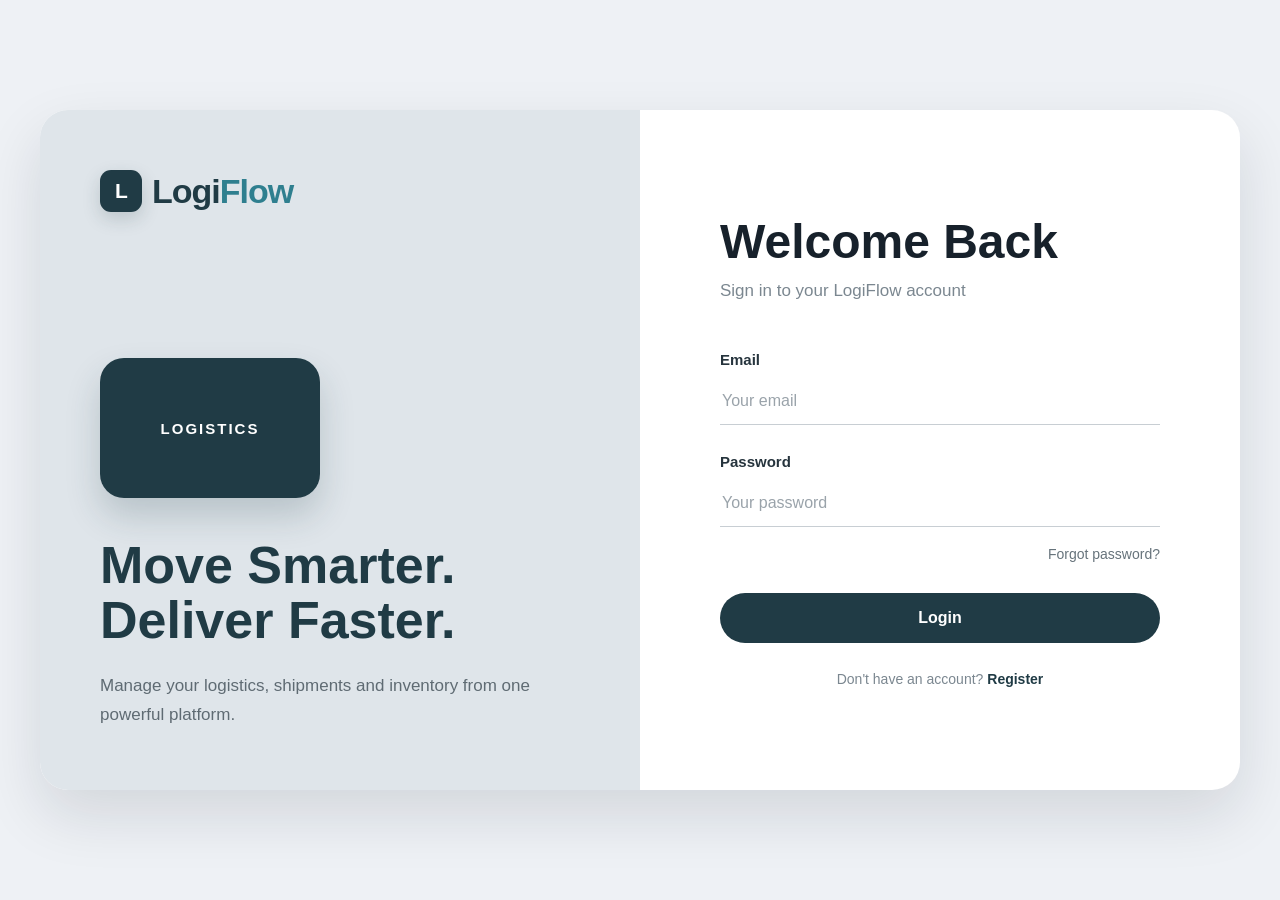
<file: frontend/index.html>
<!DOCTYPE html>
<html lang="en">

<head>
    <meta charset="UTF-8">
    <meta name="viewport" content="width=device-width, initial-scale=1.0">

    <title>LogiFlow | Login</title>

    <link rel="stylesheet" href="css/style.css">
</head>

<body>

    <div class="login-page">

        <div class="login-card">

            <div class="login-visual">

                <div class="logo">
                    <span class="logo-mark">L</span>
                    <span class="logo-logi">Logi</span><span class="logo-flow">Flow</span>
                </div>

                <div class="visual-content">

                    <div class="visual-box">
                        LOGISTICS
                    </div>

                    <h2>Move Smarter.</h2>
                    <h2>Deliver Faster.</h2>

                    <p>
                        Manage your logistics,
                        shipments and inventory
                        from one powerful platform.
                    </p>

                </div>

            </div>


            <div class="login-form">

                <h1>Welcome Back</h1>

                <p class="login-subtitle">
                    Sign in to your LogiFlow account
                </p>


                <form>

                    <div class="form-group">

                        <label for="email">
                            Email
                        </label>

                        <input
                            type="email"
                            id="email"
                            placeholder="Your email"
                            required
                        >

                    </div>


                    <div class="form-group">

                        <label for="password">
                            Password
                        </label>

                        <input
                            type="password"
                            id="password"
                            placeholder="Your password"
                            required
                        >

                    </div>


                    <div class="forgot-password">

                        <a href="forgot-password.html">
                            Forgot password?
                        </a>

                    </div>


                    <button type="submit">
                        Login
                    </button>

                </form>


                <p class="signup-text">

                    Don't have an account?

                    <a href="signup.html">
                        Register
                    </a>

                </p>

            </div>

        </div>

    </div>

</body>

</html>
</file>
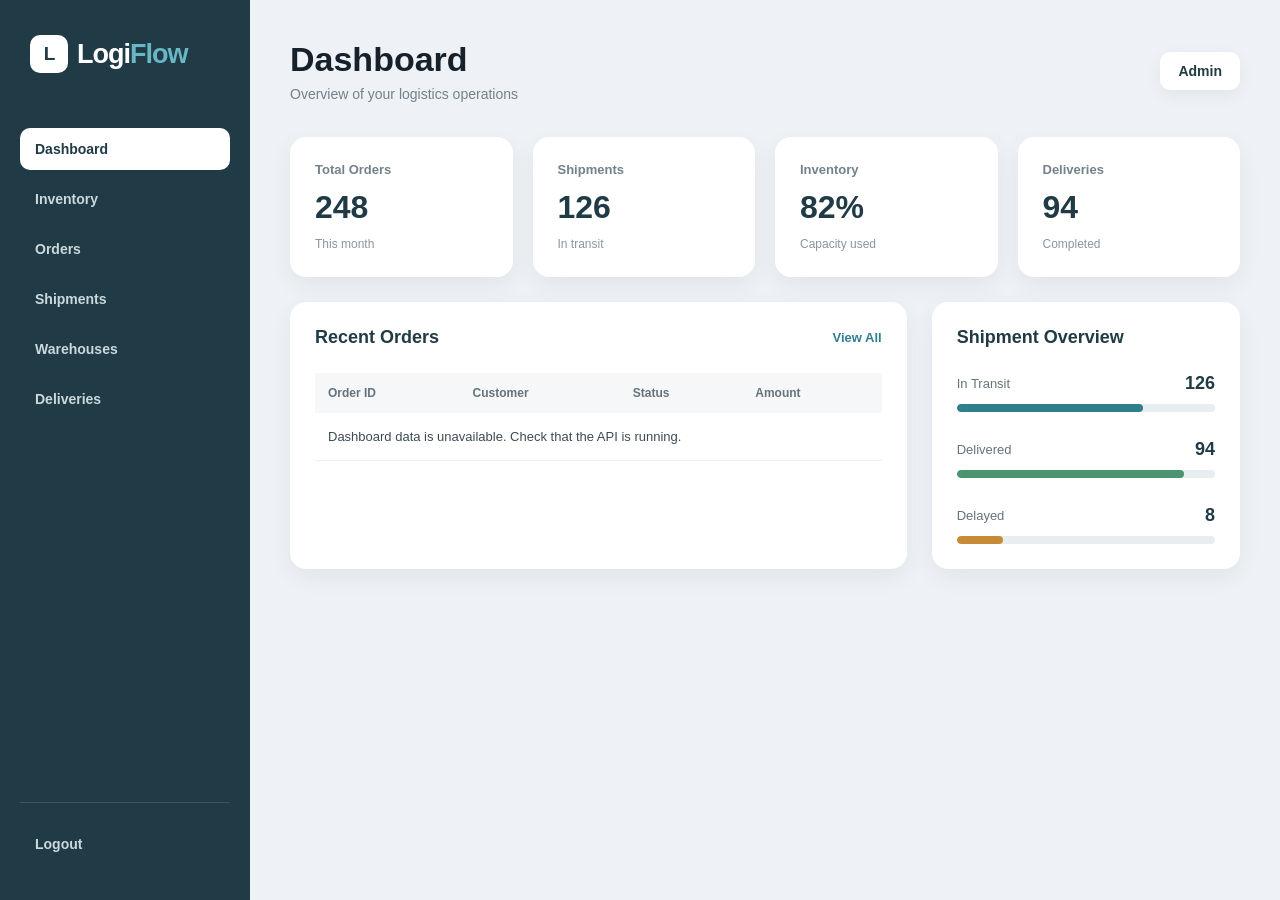
<file: frontend/dashboard.html>
<!DOCTYPE html>
<html lang="en">

<head>
    <meta charset="UTF-8">

    <meta
        name="viewport"
        content="width=device-width, initial-scale=1.0"
    >

    <title>LogiFlow | Dashboard</title>

    <link
        rel="stylesheet"
        href="css/dashboard.css"
    >
</head>

<body>

    <div class="dashboard">

        <!-- SIDEBAR -->
        <aside class="sidebar">

            <div class="logo">
                <span class="logo-mark">L</span>
                <span class="logo-logi">Logi</span><span class="logo-flow">Flow</span>
            </div>

            <nav class="navigation">

                <a href="dashboard.html" class="nav-item active">
                    Dashboard
                </a>

                <a href="inventory.html" class="nav-item">
                    Inventory
                </a>

                <a href="orders.html" class="nav-item">
                    Orders
                </a>

                <a href="shipments.html" class="nav-item">
                    Shipments
                </a>

                <a href="warehouses.html" class="nav-item">
                    Warehouses
                </a>

                <a href="deliveries.html" class="nav-item">
                    Deliveries
                </a>

            </nav>

            <div class="sidebar-bottom">

                <a href="index.html" class="nav-item">
                    Logout
                </a>

            </div>

        </aside>


        <!-- MAIN CONTENT -->
        <main class="main-content">

            <header class="topbar">

                <div>
                    <h1>Dashboard</h1>

                    <p>
                        Overview of your logistics operations
                    </p>
                </div>

                <div class="user-info">
                    Admin
                </div>

            </header>


            <!-- STATISTICS -->
            <section class="stats">

                <div class="stat-card">

                    <p>Total Orders</p>

                    <h2>248</h2>

                    <span>
                        This month
                    </span>

                </div>


                <div class="stat-card">

                    <p>Shipments</p>

                    <h2>126</h2>

                    <span>
                        In transit
                    </span>

                </div>


                <div class="stat-card">

                    <p>Inventory</p>

                    <h2>82%</h2>

                    <span>
                        Capacity used
                    </span>

                </div>


                <div class="stat-card">

                    <p>Deliveries</p>

                    <h2>94</h2>

                    <span>
                        Completed
                    </span>

                </div>

            </section>


            <!-- LOWER SECTION -->
            <section class="dashboard-grid">

                <div class="panel">

                    <div class="panel-header">

                        <h2>Recent Orders</h2>

                        <a href="orders.html">
                            View All
                        </a>

                    </div>

                    <div class="table-container">

                        <table>

                            <thead>

                                <tr>
                                    <th>Order ID</th>
                                    <th>Customer</th>
                                    <th>Status</th>
                                    <th>Amount</th>
                                </tr>

                            </thead>

                            <tbody>

                                <tr>
                                    <td>LF-1001</td>
                                    <td>ABC Ltd</td>
                                    <td>
                                        <span class="status shipped">
                                            Shipped
                                        </span>
                                    </td>
                                    <td>₹24,500</td>
                                </tr>

                                <tr>
                                    <td>LF-1002</td>
                                    <td>XYZ Pvt Ltd</td>
                                    <td>
                                        <span class="status pending">
                                            Pending
                                        </span>
                                    </td>
                                    <td>₹12,800</td>
                                </tr>

                                <tr>
                                    <td>LF-1003</td>
                                    <td>Global Traders</td>
                                    <td>
                                        <span class="status delivered">
                                            Delivered
                                        </span>
                                    </td>
                                    <td>₹31,200</td>
                                </tr>

                                <tr>
                                    <td>LF-1004</td>
                                    <td>Metro Supplies</td>
                                    <td>
                                        <span class="status processing">
                                            Processing
                                        </span>
                                    </td>
                                    <td>₹18,750</td>
                                </tr>

                            </tbody>

                        </table>

                    </div>

                </div>


                <div class="panel">

                    <div class="panel-header">

                        <h2>Shipment Overview</h2>

                    </div>

                    <div class="shipment-overview">

                        <div class="shipment-item">

                            <div>
                                <p>In Transit</p>
                                <strong>126</strong>
                            </div>

                            <div class="progress">
                                <div class="progress-bar transit"></div>
                            </div>

                        </div>


                        <div class="shipment-item">

                            <div>
                                <p>Delivered</p>
                                <strong>94</strong>
                            </div>

                            <div class="progress">
                                <div class="progress-bar delivered-bar"></div>
                            </div>

                        </div>


                        <div class="shipment-item">

                            <div>
                                <p>Delayed</p>
                                <strong>8</strong>
                            </div>

                            <div class="progress">
                                <div class="progress-bar delayed"></div>
                            </div>

                        </div>

                    </div>

                </div>

            </section>

        </main>

    </div>

        <script src="js/dashboard.js" defer></script>

</body>

</html>
</file>
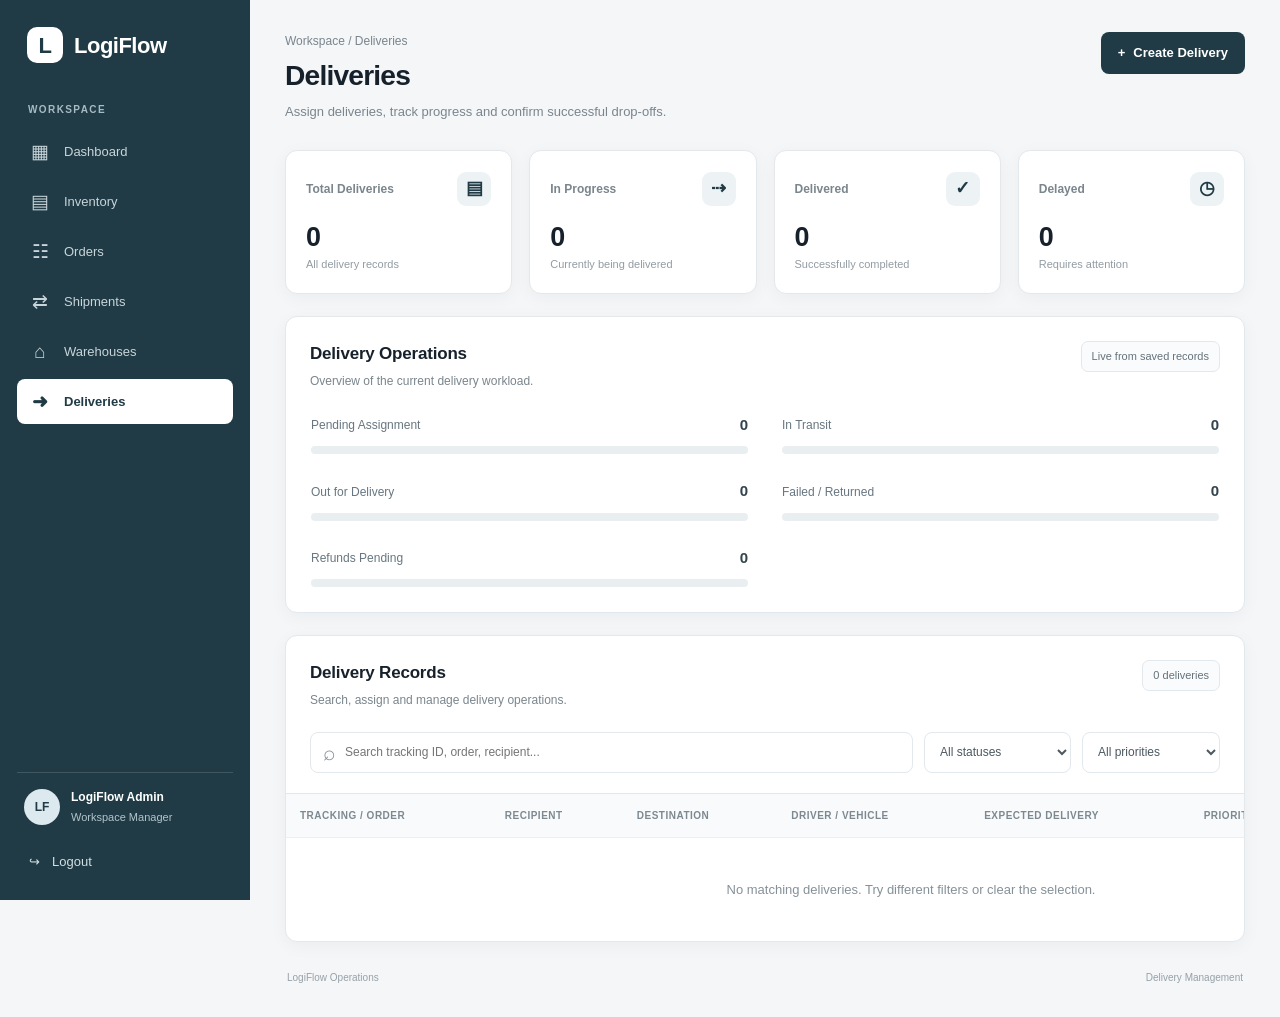
<file: frontend/deliveries.html>
<!DOCTYPE html>
<html lang="en">
<head>
    <meta charset="UTF-8">
    <meta name="viewport" content="width=device-width, initial-scale=1.0">
    <title>Deliveries | LogiFlow</title>
    <link rel="stylesheet" href="css/deliveries.css">
</head>
<body>
<div class="delivery-page">
    <aside class="sidebar">
        <a href="dashboard.html" class="brand">
            <span class="brand-logo">L</span>
            <span>LogiFlow</span>
        </a>
        <div class="sidebar-label">WORKSPACE</div>
        <nav class="sidebar-nav">
            <a href="dashboard.html" class="nav-link"><span class="nav-icon">▦</span><span>Dashboard</span></a>
            <a href="inventory.html" class="nav-link"><span class="nav-icon">▤</span><span>Inventory</span></a>
            <a href="orders.html" class="nav-link"><span class="nav-icon">☷</span><span>Orders</span></a>
            <a href="shipments.html" class="nav-link"><span class="nav-icon">⇄</span><span>Shipments</span></a>
            <a href="warehouses.html" class="nav-link"><span class="nav-icon">⌂</span><span>Warehouses</span></a>
            <a href="deliveries.html" class="nav-link active"><span class="nav-icon">➜</span><span>Deliveries</span></a>
        </nav>
        <div class="sidebar-bottom">
            <div class="sidebar-profile">
                <div class="profile-avatar">LF</div>
                <div class="profile-info">
                    <strong>LogiFlow Admin</strong>
                    <span>Workspace Manager</span>
                </div>
            </div>
            <a href="index.html" class="logout-link"><span>↪</span><span>Logout</span></a>
        </div>
    </aside>

    <main class="main-content">
        <header class="topbar">
            <div>
                <div class="breadcrumb">Workspace / Deliveries</div>
                <h1>Deliveries</h1>
                <p class="page-subtitle">Assign deliveries, track progress and confirm successful drop-offs.</p>
            </div>
            <button type="button" class="primary-btn" id="open-delivery-modal">
                <span>+</span> Create Delivery
            </button>
        </header>

        <section class="stats-grid">
            <article class="stat-card">
                <div class="stat-top"><span>Total Deliveries</span><span class="stat-icon">▤</span></div>
                <h2 id="total-deliveries">0</h2>
                <p>All delivery records</p>
            </article>
            <article class="stat-card">
                <div class="stat-top"><span>In Progress</span><span class="stat-icon">⇢</span></div>
                <h2 id="in-progress-deliveries">0</h2>
                <p>Currently being delivered</p>
            </article>
            <article class="stat-card">
                <div class="stat-top"><span>Delivered</span><span class="stat-icon">✓</span></div>
                <h2 id="completed-deliveries">0</h2>
                <p>Successfully completed</p>
            </article>
            <article class="stat-card">
                <div class="stat-top"><span>Delayed</span><span class="stat-icon">◷</span></div>
                <h2 id="delayed-deliveries">0</h2>
                <p>Requires attention</p>
            </article>
        </section>

        <section class="panel delivery-overview">
            <div class="section-heading">
                <div>
                    <h2>Delivery Operations</h2>
                    <p>Overview of the current delivery workload.</p>
                </div>
                <span class="overview-label">Live from saved records</span>
            </div>

            <div class="overview-grid">
                <div class="overview-item overview-filter" role="button" tabindex="0" data-delivery-group="pending" aria-pressed="false">
                    <div class="overview-item-heading"><span>Pending Assignment</span><strong id="pending-count">0</strong></div>
                    <div class="overview-progress"><div class="overview-progress-fill pending-fill" id="pending-progress"></div></div>
                </div>

                <div class="overview-item overview-filter" role="button" tabindex="0" data-delivery-group="transit" aria-pressed="false">
                    <div class="overview-item-heading"><span>In Transit</span><strong id="transit-count">0</strong></div>
                    <div class="overview-progress"><div class="overview-progress-fill transit-fill" id="transit-progress"></div></div>
                </div>

                <div class="overview-item overview-filter" role="button" tabindex="0" data-delivery-group="out" aria-pressed="false">
                    <div class="overview-item-heading"><span>Out for Delivery</span><strong id="out-for-delivery-count">0</strong></div>
                    <div class="overview-progress"><div class="overview-progress-fill out-fill" id="out-for-delivery-progress"></div></div>
                </div>

                <div class="overview-item overview-filter" role="button" tabindex="0" data-delivery-group="failed" aria-pressed="false">
                    <div class="overview-item-heading"><span>Failed / Returned</span><strong id="failed-count">0</strong></div>
                    <div class="overview-progress"><div class="overview-progress-fill failed-fill" id="failed-progress"></div></div>
                </div>

                <div class="overview-item overview-filter" role="button" tabindex="0" data-delivery-group="refund" aria-pressed="false">
                    <div class="overview-item-heading"><span>Refunds Pending</span><strong id="refund-count">0</strong></div>
                    <div class="overview-progress"><div class="overview-progress-fill refund-fill" id="refund-progress"></div></div>
                </div>
            </div>
        </section>

        <section class="panel delivery-list-panel">
            <div class="section-heading">
                <div>
                    <h2 id="delivery-list-title">Delivery Records</h2>
                    <p>Search, assign and manage delivery operations.</p>
                </div>
                <span class="record-count" id="delivery-record-count">0 deliveries</span>
            </div>

            <div class="toolbar">
                <div class="search-box">
                    <span aria-hidden="true">⌕</span>
                    <input type="search" id="delivery-search" placeholder="Search tracking ID, order, recipient..." aria-label="Search delivery records">
                </div>

                <select id="delivery-status-filter" aria-label="Filter by delivery status">
                    <option value="all">All statuses</option>
                    <option value="Pending">Pending</option>
                    <option value="Assigned">Assigned</option>
                    <option value="Picked Up">Picked Up</option>
                    <option value="In Transit">In Transit</option>
                    <option value="Out for Delivery">Out for Delivery</option>
                    <option value="Delivered">Delivered</option>
                    <option value="Delayed">Delayed</option>
                    <option value="Failed">Failed</option>
                    <option value="Returned">Returned</option>
                </select>

                <select id="delivery-priority-filter" aria-label="Filter by delivery priority">
                    <option value="all">All priorities</option>
                    <option value="Standard">Standard</option>
                    <option value="Express">Express</option>
                    <option value="Urgent">Urgent</option>
                </select>
            </div>

            <div class="overview-filter-banner" id="overview-filter-banner" hidden>
                <span id="overview-filter-label">Filtered deliveries</span>
                <button type="button" id="clear-overview-filter" class="secondary-btn">Clear filter</button>
            </div>

            <div class="table-container">
                <table>
                    <thead>
                        <tr>
                            <th>TRACKING / ORDER</th>
                            <th>RECIPIENT</th>
                            <th>DESTINATION</th>
                            <th>DRIVER / VEHICLE</th>
                            <th>EXPECTED DELIVERY</th>
                            <th>PRIORITY</th>
                            <th>STATUS</th>
                            <th>ACTIONS</th>
                        </tr>
                    </thead>
                    <tbody id="delivery-table-body">
                        <tr><td colspan="8" class="empty-state">Loading delivery records...</td></tr>
                    </tbody>
                </table>
            </div>
        </section>

        <footer class="page-footer">
            <span>LogiFlow Operations</span>
            <span>Delivery Management</span>
        </footer>
    </main>
</div>

<!-- CREATE / EDIT DELIVERY -->
<div class="modal-overlay" id="delivery-modal" role="dialog" aria-modal="true" aria-labelledby="delivery-modal-title" hidden>
    <div class="modal-card">
        <div class="modal-header">
            <div>
                <span class="modal-eyebrow">DELIVERY MANAGEMENT</span>
                <h2 id="delivery-modal-title">Create Delivery</h2>
                <p>Enter shipment, recipient and assignment details.</p>
            </div>
            <button type="button" class="close-modal" id="close-delivery-modal" aria-label="Close dialog">&times;</button>
        </div>

        <form id="delivery-form">
            <input type="hidden" id="delivery-id">

            <h3 class="form-section-title">Delivery Information</h3>
            <div class="form-grid">
                <div class="form-group">
                    <label for="tracking-id">Tracking ID *</label>
                    <input type="text" id="tracking-id" maxlength="40" placeholder="e.g. LF-DLV-1001" required>
                </div>
                <div class="form-group">
                    <label for="order-reference">Order Reference *</label>
                    <input type="text" id="order-reference" maxlength="60" placeholder="e.g. ORD-1001" required>
                </div>
                <div class="form-group">
                    <label for="delivery-priority">Priority *</label>
                    <select id="delivery-priority" required>
                        <option value="Standard">Standard</option>
                        <option value="Express">Express</option>
                        <option value="Urgent">Urgent</option>
                    </select>
                </div>
                <div class="form-group">
                    <label for="delivery-status">Initial Status *</label>
                    <select id="delivery-status" required>
                        <option value="Pending">Pending</option>
                        <option value="Assigned">Assigned</option>
                    </select>
                </div>
                <div class="form-group">
                    <label for="transport-mode">Transport Mode *</label>
                    <select id="transport-mode" required>
                        <option value="Road">Road</option>
                        <option value="Air">Air</option>
                        <option value="Rail">Rail</option>
                        <option value="Sea">Sea</option>
                        <option value="Local Courier">Local Courier</option>
                    </select>
                </div>
                <div class="form-group">
                    <label for="source-warehouse">Origin Warehouse</label>
                    <input type="text" id="source-warehouse" maxlength="100" placeholder="e.g. WH-GGN-01">
                </div>
            </div>

            <h3 class="form-section-title">Recipient &amp; Destination</h3>
            <div class="form-grid">
                <div class="form-group">
                    <label for="recipient-name">Recipient Name *</label>
                    <input type="text" id="recipient-name" maxlength="100" placeholder="Full name" required>
                </div>

                <div class="form-group">
                    <label for="recipient-phone">Recipient Phone</label>
                    <div class="phone-input-group">
                        <select id="recipient-phone-country" aria-label="Recipient phone country code">
                            <option value="IN">India (+91)</option>
                            <option value="US">United States (+1)</option>
                            <option value="CA">Canada (+1)</option>
                            <option value="GB">United Kingdom (+44)</option>
                            <option value="AE">UAE (+971)</option>
                            <option value="SG">Singapore (+65)</option>
                            <option value="AU">Australia (+61)</option>
                            <option value="DE">Germany (+49)</option>
                            <option value="FR">France (+33)</option>
                            <option value="JP">Japan (+81)</option>
                            <option value="CN">China (+86)</option>
                            <option value="SA">Saudi Arabia (+966)</option>
                            <option value="PK">Pakistan (+92)</option>
                            <option value="BD">Bangladesh (+880)</option>
                            <option value="NZ">New Zealand (+64)</option>
                            <option value="NL">Netherlands (+31)</option>
                            <option value="IT">Italy (+39)</option>
                            <option value="ES">Spain (+34)</option>
                            <option value="ZA">South Africa (+27)</option>
                            <option value="BR">Brazil (+55)</option>
                            <option value="MX">Mexico (+52)</option>
                            <option value="MY">Malaysia (+60)</option>
                            <option value="ID">Indonesia (+62)</option>
                            <option value="KR">South Korea (+82)</option>
                            <option value="TR">Türkiye (+90)</option>
                            <option value="TH">Thailand (+66)</option>
                            <option value="QA">Qatar (+974)</option>
                        </select>
                        <input type="tel" id="recipient-phone" maxlength="25" inputmode="tel" placeholder="National number (without code)" aria-describedby="recipient-phone-help">
                    </div>
                    <small id="recipient-phone-help">Choose the recipient's phone country code. Enter digits without the country code.</small>
                </div>

                <div class="form-group">
                    <label for="delivery-country">Destination Country *</label>
                    <select id="delivery-country" required>
                        <option value="IN">India</option>
                        <option value="US">United States</option>
                        <option value="CA">Canada</option>
                        <option value="GB">United Kingdom</option>
                        <option value="AE">United Arab Emirates</option>
                        <option value="SG">Singapore</option>
                        <option value="AU">Australia</option>
                        <option value="DE">Germany</option>
                        <option value="FR">France</option>
                        <option value="JP">Japan</option>
                        <option value="CN">China</option>
                        <option value="SA">Saudi Arabia</option>
                        <option value="PK">Pakistan</option>
                        <option value="BD">Bangladesh</option>
                        <option value="NZ">New Zealand</option>
                        <option value="NL">Netherlands</option>
                        <option value="IT">Italy</option>
                        <option value="ES">Spain</option>
                        <option value="ZA">South Africa</option>
                        <option value="BR">Brazil</option>
                        <option value="MX">Mexico</option>
                        <option value="MY">Malaysia</option>
                        <option value="ID">Indonesia</option>
                        <option value="KR">South Korea</option>
                        <option value="TR">Türkiye</option>
                        <option value="TH">Thailand</option>
                        <option value="QA">Qatar</option>
                    </select>
                </div>

                <div class="form-group">
                    <label for="delivery-city">Destination City *</label>
                    <input type="text" id="delivery-city" list="delivery-city-options" maxlength="80" placeholder="Enter or choose a city" required autocomplete="off">
                    <datalist id="delivery-city-options"></datalist>
                </div>

                <div class="form-group">
                    <label for="delivery-state">State / Province / Region *</label>
                    <input type="text" id="delivery-state" list="delivery-state-options" maxlength="80" placeholder="Enter or choose a state / region" required autocomplete="off">
                    <datalist id="delivery-state-options"></datalist>
                </div>

                <div class="form-group">
                    <label for="delivery-postal-code">Postal / ZIP Code</label>
                    <input type="text" id="delivery-postal-code" maxlength="20" placeholder="Postal or ZIP code" autocomplete="postal-code">
                </div>

                <div class="form-group full-width">
                    <label for="delivery-address">Delivery Address *</label>
                    <textarea id="delivery-address" maxlength="400" rows="2" placeholder="House/building, street, area and postal code" required></textarea>
                </div>
            </div>

            <h3 class="form-section-title">Driver &amp; Vehicle Assignment</h3>
            <div class="form-grid">
                <div class="form-group">
                    <label for="driver-name">Driver Name</label>
                    <input type="text" id="driver-name" maxlength="100" placeholder="Assigned driver">
                </div>

                <div class="form-group">
                    <label for="driver-phone">Driver Contact</label>
                    <div class="phone-input-group">
                        <select id="driver-phone-country" aria-label="Driver phone country code">
                            <option value="IN">India (+91)</option>
                            <option value="US">United States (+1)</option>
                            <option value="CA">Canada (+1)</option>
                            <option value="GB">United Kingdom (+44)</option>
                            <option value="AE">UAE (+971)</option>
                            <option value="SG">Singapore (+65)</option>
                            <option value="AU">Australia (+61)</option>
                            <option value="DE">Germany (+49)</option>
                            <option value="FR">France (+33)</option>
                            <option value="JP">Japan (+81)</option>
                            <option value="CN">China (+86)</option>
                            <option value="SA">Saudi Arabia (+966)</option>
                            <option value="PK">Pakistan (+92)</option>
                            <option value="BD">Bangladesh (+880)</option>
                            <option value="NZ">New Zealand (+64)</option>
                            <option value="NL">Netherlands (+31)</option>
                            <option value="IT">Italy (+39)</option>
                            <option value="ES">Spain (+34)</option>
                            <option value="ZA">South Africa (+27)</option>
                            <option value="BR">Brazil (+55)</option>
                            <option value="MX">Mexico (+52)</option>
                            <option value="MY">Malaysia (+60)</option>
                            <option value="ID">Indonesia (+62)</option>
                            <option value="KR">South Korea (+82)</option>
                            <option value="TR">Türkiye (+90)</option>
                            <option value="TH">Thailand (+66)</option>
                            <option value="QA">Qatar (+974)</option>
                        </select>
                        <input type="tel" id="driver-phone" maxlength="25" inputmode="tel" placeholder="National number (without code)" aria-describedby="driver-phone-help">
                    </div>
                    <small id="driver-phone-help">Choose the driver's phone country code. Enter digits without the country code.</small>
                </div>

                <div class="form-group">
                    <label for="vehicle-number">Vehicle Registration</label>
                    <input type="text" id="vehicle-number" maxlength="30" placeholder="e.g. HR26AB1234">
                </div>

                <div class="form-group">
                    <label for="carrier-name">Carrier / Transporter</label>
                    <input type="text" id="carrier-name" maxlength="100" placeholder="Company or delivery partner">
                </div>
            </div>

            <h3 class="form-section-title">Order / Payment Follow-up</h3>
            <div class="form-grid">
                <div class="form-group">
                    <label for="refund-status">Refund Status</label>
                    <select id="refund-status">
                        <option value="None">No Refund</option>
                        <option value="Requested">Refund Requested</option>
                        <option value="Processing">Refund Processing</option>
                        <option value="Refunded">Refunded</option>
                    </select>
                    <small>Demo field for this delivery's order reference. Later it should move to the shared Orders / Payments module.</small>
                </div>
            </div>

            <h3 class="form-section-title">Schedule &amp; Notes</h3>
            <div class="form-grid">
                <div class="form-group">
                    <label for="estimated-delivery">Estimated Delivery *</label>
                    <input type="datetime-local" id="estimated-delivery" required>
                </div>
                <div class="form-group">
                    <label for="delivery-created-at">Record Created</label>
                    <input type="text" id="delivery-created-at" value="Set automatically" readonly>
                </div>
                <div class="form-group full-width">
                    <label for="delivery-notes">Delivery Instructions / Notes</label>
                    <textarea id="delivery-notes" maxlength="1000" rows="3" placeholder="Special handling, gate instructions or other notes..."></textarea>
                </div>
            </div>

            <div class="form-notice">
                Status changes, delivery events and proof of delivery will be recorded separately.
                Changing the estimated time does not automatically mark a delivery as delayed.
            </div>
            <div class="form-error" id="delivery-form-error" role="alert" hidden></div>
            <div class="modal-actions">
                <button type="button" class="secondary-btn" id="cancel-delivery">Cancel</button>
                <button type="submit" class="primary-btn" id="save-delivery">Save Delivery</button>
            </div>
        </form>
    </div>
</div>

<!-- DELIVERY DETAILS AND TIMELINE -->
<div class="modal-overlay" id="delivery-details-modal" role="dialog" aria-modal="true" aria-labelledby="delivery-details-title" hidden>
    <div class="modal-card details-card">
        <div class="modal-header">
            <div>
                <span class="modal-eyebrow">DELIVERY TRACKING</span>
                <h2 id="delivery-details-title">Delivery Details</h2>
                <p id="delivery-details-tracking"></p>
            </div>
            <button type="button" class="close-modal" id="close-delivery-details" aria-label="Close dialog">&times;</button>
        </div>
        <div id="delivery-details-content" class="details-content"></div>
        <section class="timeline-section">
            <div class="section-heading">
                <div>
                    <h3>Delivery Timeline</h3>
                    <p>Status history and recorded events.</p>
                </div>
            </div>
            <div id="delivery-timeline" class="delivery-timeline">
                <p class="empty-state">No timeline events available.</p>
            </div>
        </section>
        <section class="pod-summary-section" id="pod-summary-section" hidden>
            <div class="section-heading">
                <div>
                    <h3>Proof of Delivery</h3>
                    <p>Recorded delivery confirmation.</p>
                </div>
            </div>
            <div id="pod-summary-content"></div>
        </section>
        <div class="modal-actions details-actions">
            <button type="button" class="secondary-btn" id="close-details-button">Close</button>
            <button type="button" class="secondary-btn" id="update-delivery-status">Update Status</button>
            <button type="button" class="primary-btn" id="edit-from-details">Edit Delivery</button>
        </div>
    </div>
</div>

<!-- UPDATE DELIVERY STATUS -->
<div class="modal-overlay" id="delivery-status-modal" role="dialog" aria-modal="true" aria-labelledby="delivery-status-title" hidden>
    <div class="modal-card compact-modal">
        <div class="modal-header">
            <div>
                <span class="modal-eyebrow">TRACKING UPDATE</span>
                <h2 id="delivery-status-title">Update Delivery Status</h2>
                <p>Record the next delivery event.</p>
            </div>
            <button type="button" class="close-modal" id="close-status-modal" aria-label="Close dialog">&times;</button>
        </div>
        <form id="delivery-status-form">
            <div class="form-group">
                <label for="new-delivery-status">New Status *</label>
                <select id="new-delivery-status" required>
                    <option value="Pending">Pending</option>
                    <option value="Assigned">Assigned</option>
                    <option value="Picked Up">Picked Up</option>
                    <option value="In Transit">In Transit</option>
                    <option value="Out for Delivery">Out for Delivery</option>
                    <option value="Delivered">Delivered</option>
                    <option value="Delayed">Delayed</option>
                    <option value="Failed">Failed</option>
                    <option value="Returned">Returned</option>
                </select>
            </div>
            <div class="form-group">
                <label for="status-event-time">Event Date &amp; Time *</label>
                <input type="datetime-local" id="status-event-time" required>
            </div>
            <div class="form-group">
                <label for="status-event-location">Event Location</label>
                <input type="text" id="status-event-location" maxlength="200" placeholder="City, hub or delivery point">
            </div>
            <div class="form-group">
                <label for="status-event-reason">Reason / Event Note *</label>
                <textarea id="status-event-reason" maxlength="800" rows="3" placeholder="Explain the status update..." required></textarea>
            </div>
            <div class="form-notice">The event time is the time you are recording for this event. Use the correct time and reason so the timeline remains useful.</div>
            <div class="form-error" id="delivery-status-error" role="alert" hidden></div>
            <div class="modal-actions">
                <button type="button" class="secondary-btn" id="cancel-status-update">Cancel</button>
                <button type="submit" class="primary-btn">Save Status Update</button>
            </div>
        </form>
    </div>
</div>

<!-- PROOF OF DELIVERY -->
<div class="modal-overlay" id="proof-of-delivery-modal" role="dialog" aria-modal="true" aria-labelledby="pod-title" hidden>
    <div class="modal-card compact-modal">
        <div class="modal-header">
            <div>
                <span class="modal-eyebrow">DELIVERY CONFIRMATION</span>
                <h2 id="pod-title">Proof of Delivery</h2>
                <p>Record who received the package and how it was confirmed.</p>
            </div>
            <button type="button" class="close-modal" id="close-pod-modal" aria-label="Close dialog">&times;</button>
        </div>
        <form id="proof-of-delivery-form">
            <div class="form-group">
                <label for="pod-received-by">Received / Confirmed By *</label>
                <input type="text" id="pod-received-by" maxlength="100" placeholder="Recipient or authorized receiver" required>
            </div>
            <div class="form-group">
                <label for="pod-method">Confirmation Method *</label>
                <select id="pod-method" required>
                    <option value="Receiver Name">Receiver Name</option>
                    <option value="Signature Reference">Signature Reference</option>
                    <option value="Photo Reference">Photo Reference</option>
                    <option value="OTP Verified">OTP Verified</option>
                    <option value="Other">Other</option>
                </select>
            </div>
            <div class="form-group">
                <label for="pod-reference">Proof Reference</label>
                <input type="text" id="pod-reference" maxlength="200" placeholder="Reference ID or secure file reference">
                <small>This demo records a reference only; it does not upload or securely store proof images or documents.</small>
            </div>
            <div class="form-group">
                <label for="pod-delivered-at">Actual Delivery Date &amp; Time *</label>
                <input type="datetime-local" id="pod-delivered-at" required>
            </div>
            <div class="form-group">
                <label for="pod-notes">Confirmation Notes</label>
                <textarea id="pod-notes" maxlength="800" rows="3" placeholder="Optional confirmation details..."></textarea>
            </div>
            <div class="form-notice">Mark a delivery as completed only when the handover is confirmed. Proof information should be recorded accurately.</div>
            <div class="form-error" id="pod-form-error" role="alert" hidden></div>
            <div class="modal-actions">
                <button type="button" class="secondary-btn" id="cancel-pod">Cancel</button>
                <button type="submit" class="primary-btn" id="save-pod">Confirm Delivery</button>
            </div>
        </form>
    </div>
</div>

<script src="js/deliveries.js"></script>
</body>
</html>
</file>
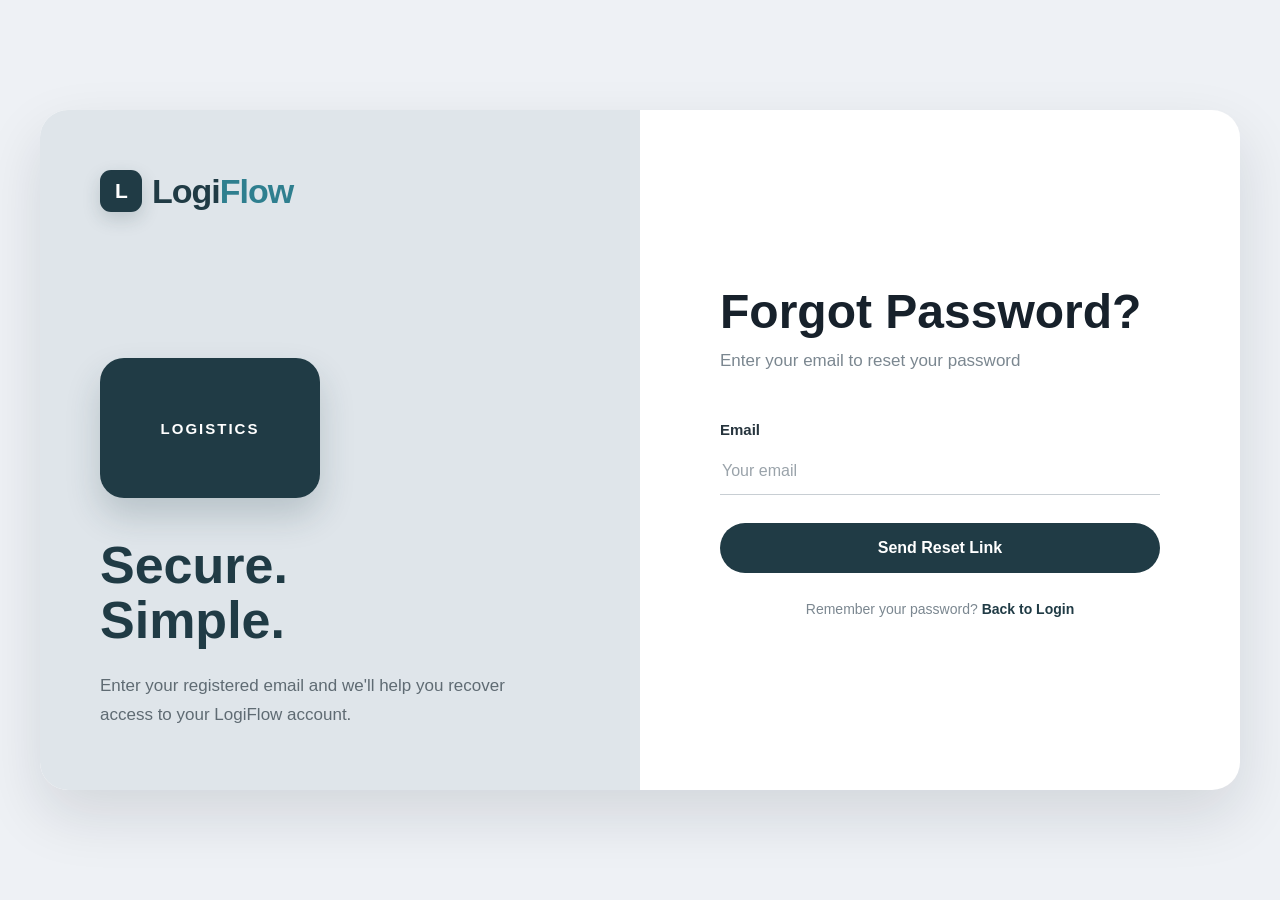
<file: frontend/forgot-password.html>
<!DOCTYPE html>
<html lang="en">

<head>
    <meta charset="UTF-8">
    <meta name="viewport" content="width=device-width, initial-scale=1.0">

    <title>LogiFlow | Forgot Password</title>

    <link rel="stylesheet" href="css/style.css">
</head>

<body>

    <div class="login-page">

        <div class="login-card">

            <div class="login-visual">

                <div class="logo">
                    <span class="logo-mark">L</span>
                    <span class="logo-logi">Logi</span><span class="logo-flow">Flow</span>
                </div>

                <div class="visual-content">

                    <div class="visual-box">
                        LOGISTICS
                    </div>

                    <h2>Secure.</h2>
                    <h2>Simple.</h2>

                    <p>
                        Enter your registered email
                        and we'll help you recover
                        access to your LogiFlow account.
                    </p>

                </div>

            </div>


            <div class="login-form">

                <h1>Forgot Password?</h1>

                <p class="login-subtitle">
                    Enter your email to reset your password
                </p>


                <form>

                    <div class="form-group">

                        <label for="email">
                            Email
                        </label>

                        <input
                            type="email"
                            id="email"
                            placeholder="Your email"
                            required
                        >

                    </div>


                    <button type="submit">
                        Send Reset Link
                    </button>

                </form>


                <p class="signup-text">

                    Remember your password?

                    <a href="index.html">
                        Back to Login
                    </a>

                </p>

            </div>

        </div>

    </div>

</body>

</html>
</file>
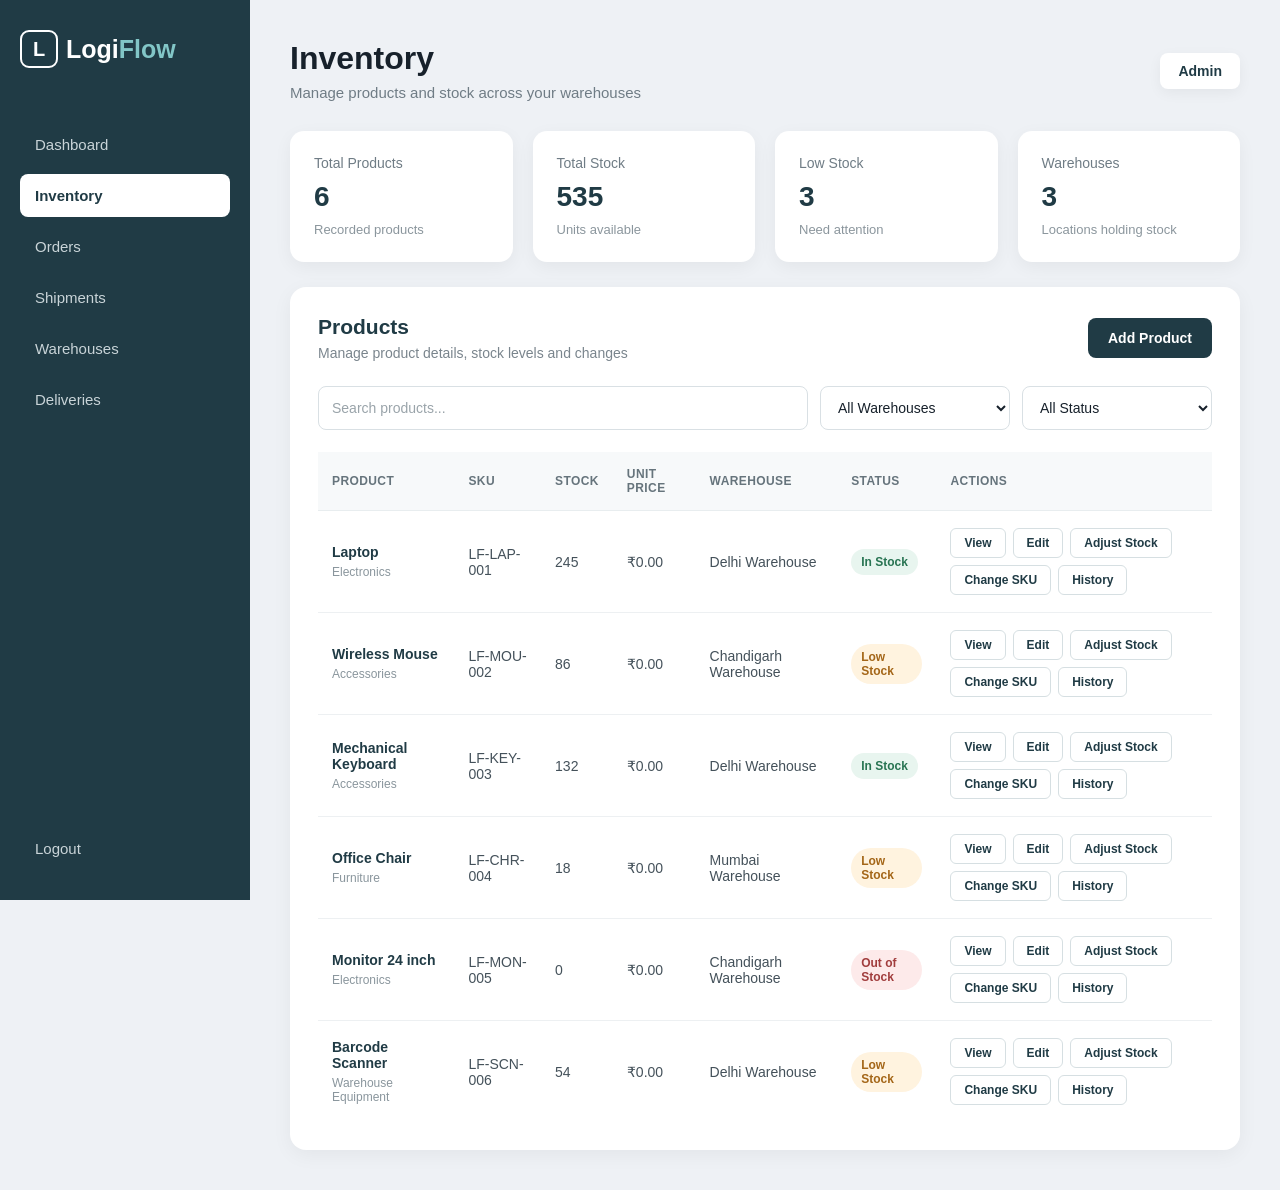
<file: frontend/inventory.html>
<!DOCTYPE html>
<html lang="en">

<head>
    <meta charset="UTF-8">
    <meta name="viewport" content="width=device-width, initial-scale=1.0">

    <title>LogiFlow | Inventory</title>

    <link rel="stylesheet" href="css/inventory.css">
</head>

<body>

    <div class="inventory-page">

        <!-- SIDEBAR -->
        <aside class="sidebar">

            <div class="logo">
                <span class="logo-mark">L</span><span class="logo-logi">Logi</span><span class="logo-flow">Flow</span>
            </div>

            <nav class="navigation">
                <a href="dashboard.html" class="nav-item">Dashboard</a>
                <a href="inventory.html" class="nav-item active">Inventory</a>
                <a href="orders.html" class="nav-item">Orders</a>
                <a href="shipments.html" class="nav-item">Shipments</a>
                <a href="warehouses.html" class="nav-item">Warehouses</a>
                <a href="deliveries.html" class="nav-item">Deliveries</a>
            </nav>

            <div class="sidebar-bottom">
                <a href="index.html" class="nav-item">Logout</a>
            </div>

        </aside>


        <!-- MAIN CONTENT -->
        <main class="main-content">

            <header class="topbar">
                <div>
                    <h1>Inventory</h1>
                    <p>Manage products and stock across your warehouses</p>
                </div>

                <div class="user-info">Admin</div>
            </header>


            <!-- INVENTORY STATISTICS -->
            <section class="inventory-stats">

                <div class="stat-card">
                    <p>Total Products</p>
                    <h2 id="total-products">0</h2>
                    <span>Recorded products</span>
                </div>

                <div class="stat-card">
                    <p>Total Stock</p>
                    <h2 id="total-stock">0</h2>
                    <span>Units available</span>
                </div>

                <div class="stat-card">
                    <p>Low Stock</p>
                    <h2 id="low-stock">0</h2>
                    <span>Need attention</span>
                </div>

                <div class="stat-card">
                    <p>Warehouses</p>
                    <h2 id="total-warehouses">0</h2>
                    <span>Locations holding stock</span>
                </div>

            </section>


            <!-- INVENTORY PANEL -->
            <section class="inventory-panel">

                <div class="panel-header">
                    <div>
                        <h2>Products</h2>
                        <p>Manage product details, stock levels and changes</p>
                    </div>

                    <button
                        type="button"
                        class="add-product-btn"
                        id="open-product-modal">
                        Add Product
                    </button>
                </div>


                <!-- SEARCH AND FILTERS -->
                <div class="inventory-controls">

                    <div class="search-box">
                        <input
                            type="search"
                            id="search-product"
                            placeholder="Search products..."
                            aria-label="Search products">
                    </div>

                    <select id="warehouse-filter" aria-label="Filter by warehouse">
                        <option value="All Warehouses">All Warehouses</option>
                        <option value="Delhi Warehouse">Delhi Warehouse</option>
                        <option value="Chandigarh Warehouse">Chandigarh Warehouse</option>
                        <option value="Mumbai Warehouse">Mumbai Warehouse</option>
                    </select>

                    <select id="status-filter" aria-label="Filter by stock status">
                        <option value="All Status">All Status</option>
                        <option value="In Stock">In Stock</option>
                        <option value="Low Stock">Low Stock</option>
                        <option value="Out of Stock">Out of Stock</option>
                    </select>

                </div>


                <!-- INVENTORY TABLE -->
                <div class="table-container">

                    <table>

                        <thead>
                            <tr>
                                <th>Product</th>
                                <th>SKU</th>
                                <th>Stock</th>
                                <th>Unit Price</th>
                                <th>Warehouse</th>
                                <th>Status</th>
                                <th>Actions</th>
                            </tr>
                        </thead>

                        <tbody id="inventory-table-body">
                            <!-- Generated by inventory.js -->
                        </tbody>

                    </table>

                    <p id="empty-inventory" class="empty-state" hidden>
                        No products match your search.
                    </p>

                </div>

            </section>

        </main>

    </div>


    <!-- ADD / EDIT PRODUCT MODAL -->
    <div class="modal-overlay" id="product-modal" aria-hidden="true">

        <section
            class="product-modal"
            role="dialog"
            aria-modal="true"
            aria-labelledby="product-modal-title">

            <div class="modal-header">

                <div>
                    <h2 id="product-modal-title">Add New Product</h2>
                    <p>Add a product to your inventory</p>
                </div>

                <button
                    type="button"
                    class="close-modal"
                    id="close-product-modal"
                    aria-label="Close product form">
                    ×
                </button>

            </div>


            <form id="product-form">

                <div class="form-row">

                    <div class="form-group">
                        <label for="product-name">Product Name</label>
                        <input
                            type="text"
                            id="product-name"
                            placeholder="Enter product name"
                            maxlength="120"
                            required>
                    </div>

                    <div class="form-group">
                        <label for="product-category">Category</label>
                        <select id="product-category" required>
                            <option value="">Select category</option>
                            <option value="Electronics">Electronics</option>
                            <option value="Accessories">Accessories</option>
                            <option value="Furniture">Furniture</option>
                            <option value="Warehouse Equipment">Warehouse Equipment</option>
                            <option value="Office Supplies">Office Supplies</option>
                            <option value="Other">Other</option>
                        </select>
                    </div>

                </div>


                <div class="form-row">

                    <div class="form-group">
                        <label for="product-sku">SKU</label>
                        <input
                            type="text"
                            id="product-sku"
                            placeholder="Example: LF-PRD-007"
                            maxlength="80"
                            required>
                    </div>

                    <div class="form-group">
                        <label for="product-stock">Stock Quantity</label>
                        <input
                            type="number"
                            id="product-stock"
                            placeholder="Enter quantity"
                            min="0"
                            step="1"
                            required>
                    </div>

                </div>

                <div class="form-group">
                    <label for="product-price">Unit Price (₹)</label>
                        <input
                            type="number"
                            id="product-price"
                            placeholder="Enter unit price"
                            min="0"
                            step="0.01"
                            value="0.00"
                            required>
                </div>


                <div class="form-group">
                    <label for="product-warehouse">Warehouse</label>
                    <select id="product-warehouse" required>
                        <option value="">Select warehouse</option>
                        <option value="Delhi Warehouse">Delhi Warehouse</option>
                        <option value="Chandigarh Warehouse">Chandigarh Warehouse</option>
                        <option value="Mumbai Warehouse">Mumbai Warehouse</option>
                    </select>
                </div>


                <p class="form-notice" id="product-form-notice">
                    New products require a unique SKU. Existing product stock is managed separately.
                </p>


                <div class="form-actions">

                    <button type="button" class="cancel-btn" id="cancel-product">
                        Cancel
                    </button>

                    <button type="submit" class="save-product-btn">
                        Add Product
                    </button>

                </div>

            </form>

        </section>

    </div>


    <!-- ADJUST STOCK MODAL -->
    <div class="modal-overlay" id="stock-adjustment-modal" aria-hidden="true">

        <section
            class="product-modal"
            role="dialog"
            aria-modal="true"
            aria-labelledby="stock-adjustment-title">

            <div class="modal-header">

                <div>
                    <h2 id="stock-adjustment-title">Adjust Stock</h2>
                    <p>Record a stock change with a reason</p>
                </div>

                <button
                    type="button"
                    class="close-modal"
                    id="close-stock-adjustment"
                    aria-label="Close stock adjustment">
                    ×
                </button>

            </div>


            <form id="stock-adjustment-form">

                <div class="form-row">

                    <div class="form-group">
                        <label for="adjustment-product-name">Product</label>
                        <input id="adjustment-product-name" type="text" readonly>
                    </div>

                    <div class="form-group">
                        <label for="adjustment-sku">SKU</label>
                        <input id="adjustment-sku" type="text" readonly>
                    </div>

                </div>


                <div class="form-group">
                    <label for="adjustment-current-stock">Current Stock</label>
                    <input id="adjustment-current-stock" type="number" readonly>
                </div>


                <div class="form-row">

                    <div class="form-group">
                        <label for="adjustment-type">Adjustment Type</label>
                        <select id="adjustment-type" required>
                            <option value="add">Add Stock</option>
                            <option value="remove">Remove Stock</option>
                            <option value="set">Set Counted Stock</option>
                        </select>
                    </div>

                    <div class="form-group">
                        <label for="adjustment-quantity" id="adjustment-quantity-label">
                            Quantity
                        </label>
                        <input
                            id="adjustment-quantity"
                            type="number"
                            min="1"
                            step="1"
                            placeholder="Enter quantity"
                            required>
                    </div>

                </div>


                <div class="form-group">
                    <label for="adjustment-reason">Reason</label>
                    <select id="adjustment-reason" required>
                        <option value="">Select reason</option>
                        <option value="Stock received">Stock received</option>
                        <option value="Customer return">Customer return</option>
                        <option value="Damaged stock">Damaged stock</option>
                        <option value="Expired stock">Expired stock</option>
                        <option value="Physical stock count correction">
                            Physical stock count correction
                        </option>
                        <option value="Other">Other</option>
                    </select>
                </div>


                <div class="form-group">
                    <label for="adjustment-notes">Notes (optional)</label>
                    <textarea
                        id="adjustment-notes"
                        rows="3"
                        maxlength="500"
                        placeholder="Explain the adjustment if needed"></textarea>
                </div>


                <p class="form-notice">
                    Stock changes are recorded in the adjustment history.
                    Review the new quantity before confirming.
                </p>


                <div class="form-actions">

                    <button
                        type="button"
                        class="cancel-btn"
                        id="cancel-stock-adjustment">
                        Cancel
                    </button>

                    <button type="submit" class="save-product-btn">
                        Confirm Adjustment
                    </button>

                </div>

            </form>

        </section>

    </div>


    <!-- CHANGE SKU MODAL -->
    <div class="modal-overlay" id="sku-change-modal" aria-hidden="true">

        <section
            class="product-modal"
            role="dialog"
            aria-modal="true"
            aria-labelledby="sku-change-title">

            <div class="modal-header">

                <div>
                    <h2 id="sku-change-title">Change Product SKU</h2>
                    <p>Correct the product identifier carefully</p>
                </div>

                <button
                    type="button"
                    class="close-modal"
                    id="close-sku-change"
                    aria-label="Close SKU correction">
                    ×
                </button>

            </div>


            <form id="sku-change-form">

                <div class="form-group">
                    <label for="sku-change-product-name">Product</label>
                    <input id="sku-change-product-name" type="text" readonly>
                </div>

                <div class="form-group">
                    <label for="sku-change-current">Current SKU</label>
                    <input id="sku-change-current" type="text" readonly>
                </div>

                <div class="form-group">
                    <label for="sku-change-new">New SKU</label>
                    <input
                        id="sku-change-new"
                        type="text"
                        maxlength="80"
                        placeholder="Enter corrected SKU"
                        required>
                </div>

                <div class="form-group">
                    <label for="sku-change-reason">Reason for Change</label>
                    <select id="sku-change-reason" required>
                        <option value="">Select reason</option>
                        <option value="Original SKU entered incorrectly">
                            Original SKU entered incorrectly
                        </option>
                        <option value="Product label replaced">Product label replaced</option>
                        <option value="Other">Other</option>
                    </select>
                </div>

                <div class="form-group">
                    <label for="sku-change-notes">Notes (optional)</label>
                    <textarea
                        id="sku-change-notes"
                        rows="3"
                        maxlength="500"
                        placeholder="Additional details"></textarea>
                </div>

                <p class="form-notice">
                    The new SKU must be unique. Confirm the correction carefully.
                    Existing records in other modules will require backend coordination later.
                </p>


                <div class="form-actions">

                    <button
                        type="button"
                        class="cancel-btn"
                        id="cancel-sku-change">
                        Cancel
                    </button>

                    <button type="submit" class="save-product-btn">
                        Confirm SKU Change
                    </button>

                </div>

            </form>

        </section>

    </div>


    <!-- STOCK HISTORY MODAL -->
    <div class="modal-overlay" id="stock-history-modal" aria-hidden="true">

        <section
            class="product-modal history-modal"
            role="dialog"
            aria-modal="true"
            aria-labelledby="stock-history-title">

            <div class="modal-header">

                <div>
                    <h2 id="stock-history-title">Stock Adjustment History</h2>
                    <p id="stock-history-product-title">Product history</p>
                </div>

                <button
                    type="button"
                    class="close-modal"
                    id="close-stock-history"
                    aria-label="Close stock history">
                    ×
                </button>

            </div>


            <div class="table-container">

                <table>

                    <thead>
                        <tr>
                            <th>Date and Time</th>
                            <th>SKU</th>
                            <th>Change</th>
                            <th>Previous</th>
                            <th>New Stock</th>
                            <th>Reason</th>
                        </tr>
                    </thead>

                    <tbody id="stock-history-table-body">
                        <!-- History generated by JavaScript -->
                    </tbody>

                </table>

                <p id="empty-stock-history" class="empty-state" hidden>
                    No stock adjustments recorded for this product yet.
                </p>

            </div>


            <div class="form-actions">
                <button
                    type="button"
                    class="cancel-btn"
                    id="close-stock-history-bottom">
                    Close
                </button>
            </div>

        </section>

    </div>


    <script src="js/inventory.js"></script>

</body>
</html>
</file>
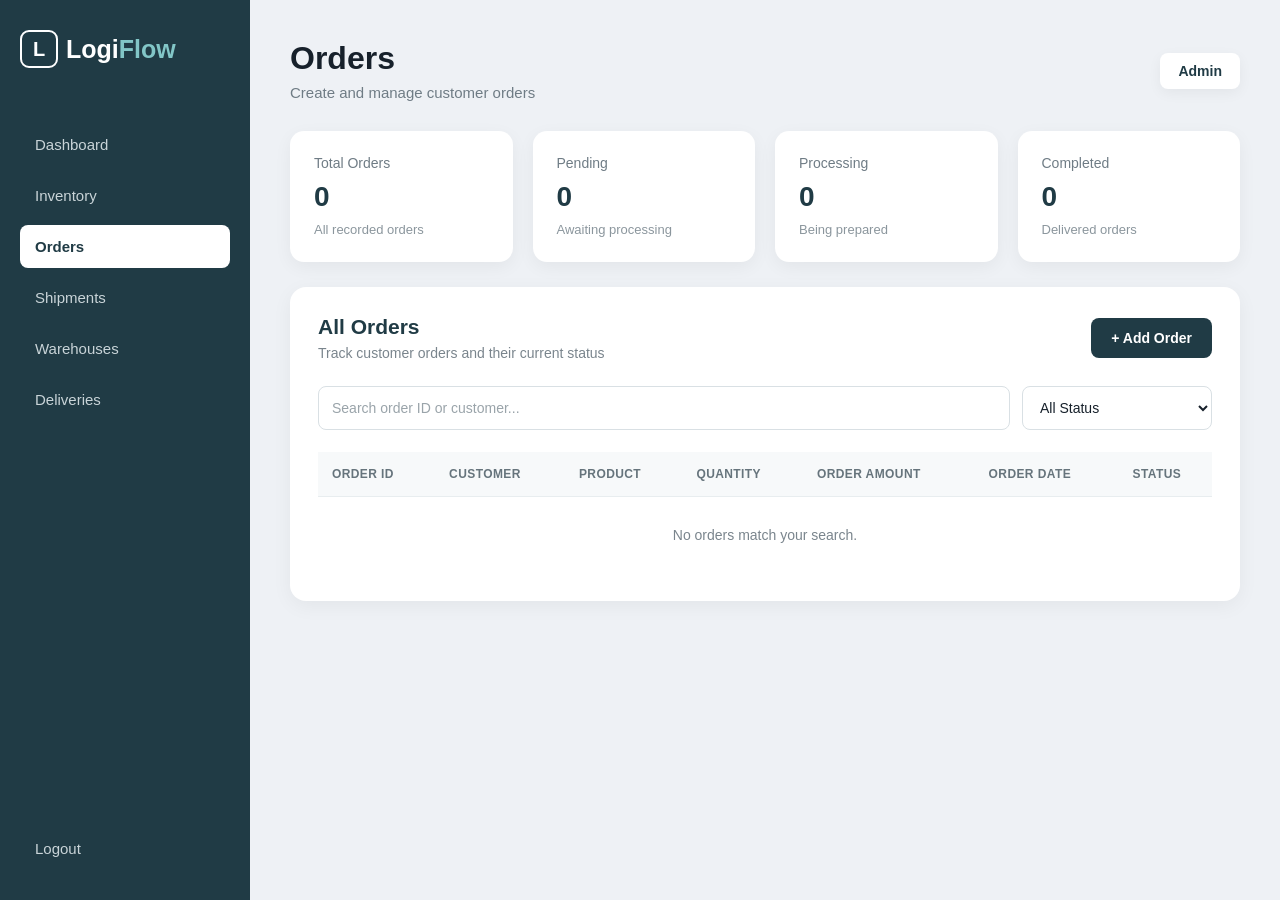
<file: frontend/orders.html>
<!DOCTYPE html>
<html lang="en">

<head>
    <meta charset="UTF-8">
    <meta name="viewport" content="width=device-width, initial-scale=1.0">

    <title>LogiFlow | Orders</title>

    <link rel="stylesheet" href="css/orders.css">
</head>

<body>

    <div class="orders-page">

        <!-- SIDEBAR -->
        <aside class="sidebar">

            <div class="logo">
                <span class="logo-mark">L</span><span class="logo-logi">Logi</span><span class="logo-flow">Flow</span>
            </div>

            <nav class="navigation">
                <a href="dashboard.html" class="nav-item">Dashboard</a>
                <a href="inventory.html" class="nav-item">Inventory</a>
                <a href="orders.html" class="nav-item active">Orders</a>
                <a href="shipments.html" class="nav-item">Shipments</a>
                <a href="warehouses.html" class="nav-item">Warehouses</a>
                <a href="deliveries.html" class="nav-item">Deliveries</a>
            </nav>

            <div class="sidebar-bottom">
                <a href="index.html" class="nav-item">Logout</a>
            </div>

        </aside>


        <!-- MAIN CONTENT -->
        <main class="main-content">

            <header class="topbar">

                <div>
                    <h1>Orders</h1>
                    <p>Create and manage customer orders</p>
                </div>

                <div class="user-info">Admin</div>

            </header>


            <!-- ORDER STATISTICS -->
            <section class="order-stats">

                <div class="stat-card" data-status-filter="All Status">
                    <p>Total Orders</p>
                    <h2 id="total-orders">6</h2>
                    <span>All recorded orders</span>
                </div>

                <div class="stat-card" data-status-filter="Pending">
                    <p>Pending</p>
                    <h2 id="pending-orders">2</h2>
                    <span>Awaiting processing</span>
                </div>

                <div class="stat-card" data-status-filter="Processing">
                    <p>Processing</p>
                    <h2 id="processing-orders">2</h2>
                    <span>Being prepared</span>
                </div>

                <div class="stat-card" data-status-filter="Delivered">
                    <p>Completed</p>
                    <h2 id="completed-orders">2</h2>
                    <span>Delivered orders</span>
                </div>

            </section>


            <!-- ORDERS PANEL -->
            <section class="orders-panel">

                <div class="panel-header">

                    <div>
                        <h2>All Orders</h2>
                        <p>Track customer orders and their current status</p>
                    </div>

                    <button
                        type="button"
                        class="add-order-btn"
                        id="open-order-modal">
                        + Add Order
                    </button>

                </div>


                <!-- SEARCH AND FILTERS -->
                <div class="orders-controls">

                    <div class="search-box">
                        <input
                            type="search"
                            id="search-order"
                            placeholder="Search order ID or customer..."
                            aria-label="Search orders">
                    </div>

                    <select id="status-filter" aria-label="Filter by status">
                        <option value="All Status">All Status</option>
                        <option value="Pending">Pending</option>
                        <option value="Processing">Processing</option>
                        <option value="Shipped">Shipped</option>
                        <option value="Delivered">Delivered</option>
                        <option value="Cancelled">Cancelled</option>
                    </select>

                </div>


                <!-- ORDERS TABLE -->
                <div class="table-container">

                    <table>

                        <thead>
                            <tr>
                                <th>Order ID</th>
                                <th>Customer</th>
                                <th>Product</th>
                                <th>Quantity</th>
                                <th>Order Amount</th>
                                <th>Order Date</th>
                                <th>Status</th>
                                <th>Action</th>
                            </tr>
                        </thead>

                        <tbody id="orders-table-body">
                            <!-- Order rows will be rendered by JavaScript -->
                        </tbody>

                    </table>

                    <p id="empty-orders" class="empty-state" hidden>
                        No orders match your search.
                    </p>

                </div>

            </section>

        </main>

    </div>


    <!-- ADD ORDER MODAL -->
    <div
        class="modal-overlay"
        id="order-modal"
        aria-hidden="true">

        <section
            class="order-modal"
            role="dialog"
            aria-modal="true"
            aria-labelledby="order-modal-title">

            <div class="modal-header">

                <div>
                    <h2 id="order-modal-title">Create New Order</h2>
                    <p>Enter the customer and order details</p>
                </div>

                <button
                    type="button"
                    class="close-modal"
                    id="close-order-modal"
                    aria-label="Close form">
                    ×
                </button>

            </div>


            <form id="order-form">

                <div class="form-row">

                    <div class="form-group">
                        <label for="customer-name">Customer Name</label>
                        <input
                            type="text"
                            id="customer-name"
                            placeholder="Enter customer name"
                            maxlength="100"
                            required>
                    </div>

                    <div class="form-group">
                        <label for="customer-email">Customer Email</label>
                        <input
                            type="email"
                            id="customer-email"
                            placeholder="customer@example.com"
                            maxlength="254"
                            required>
                    </div>

                </div>


                <div class="form-row">

                    <div class="form-group">
                        <label for="order-product">Product</label>
                        <input
                            type="text"
                            id="order-product"
                            placeholder="Enter product name"
                            maxlength="120"
                            required>
                    </div>

                    <div class="form-group">
                        <label for="order-quantity">Quantity</label>
                        <input
                            type="number"
                            id="order-quantity"
                            placeholder="Enter quantity"
                            min="1"
                            step="1"
                            required>
                    </div>

                </div>


                <div class="form-row">

                    <div class="form-group">
                        <label for="order-amount">Order Amount (INR)</label>
                        <input
                            type="number"
                            id="order-amount"
                            placeholder="Enter total amount"
                            min="0.01"
                            step="0.01"
                            required>
                    </div>

                    <div class="form-group">
                        <label for="order-date">Order Date</label>
                        <input
                            type="date"
                            id="order-date"
                            required>
                    </div>

                </div>


                <div class="form-group">
                    <label for="order-status">Order Status</label>
                    <select id="order-status" required>
                        <option value="Pending">Pending</option>
                        <option value="Processing">Processing</option>
                        <option value="Shipped">Shipped</option>
                        <option value="Delivered">Delivered</option>
                        <option value="Cancelled">Cancelled</option>
                    </select>
                </div>


                <div class="form-actions">

                    <button
                        type="button"
                        class="cancel-btn"
                        id="cancel-order">
                        Cancel
                    </button>

                    <button
                        type="submit"
                        class="save-order-btn">
                        Create Order
                    </button>

                </div>

            </form>

        </section>

    </div>


    <script src="js/orders.js"></script>

</body>
</html>
</file>
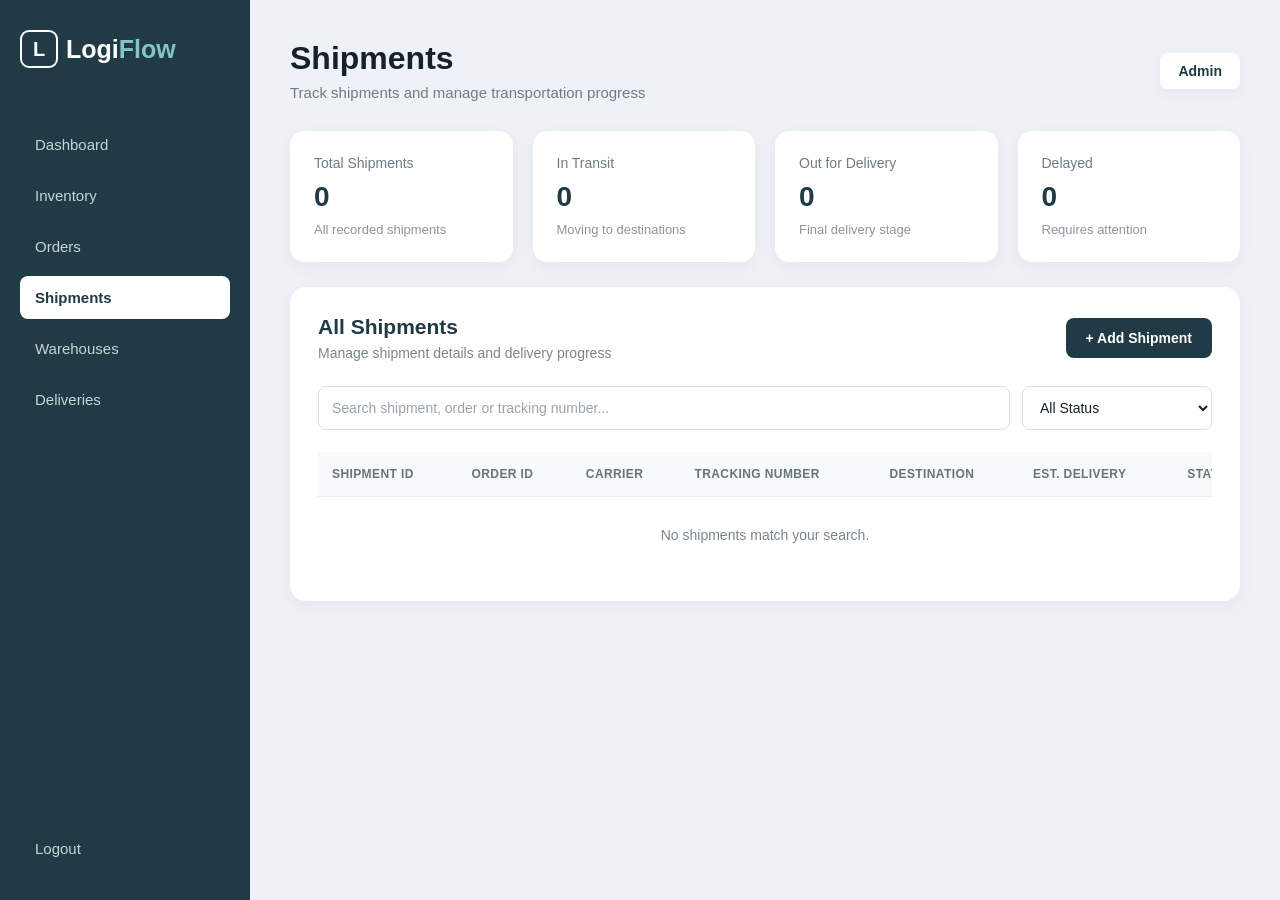
<file: frontend/shipments.html>
<!DOCTYPE html>
<html lang="en">

<head>
    <meta charset="UTF-8">
    <meta name="viewport" content="width=device-width, initial-scale=1.0">

    <title>LogiFlow | Shipments</title>

    <link rel="stylesheet" href="css/shipments.css">
</head>

<body>

    <div class="shipments-page">

        <!-- SIDEBAR -->
        <aside class="sidebar">

            <div class="logo">
                <span class="logo-mark">L</span><span class="logo-logi">Logi</span><span class="logo-flow">Flow</span>
            </div>

            <nav class="navigation">
                <a href="dashboard.html" class="nav-item">Dashboard</a>
                <a href="inventory.html" class="nav-item">Inventory</a>
                <a href="orders.html" class="nav-item">Orders</a>
                <a href="shipments.html" class="nav-item active">Shipments</a>
                <a href="warehouses.html" class="nav-item">Warehouses</a>
                <a href="deliveries.html" class="nav-item">Deliveries</a>
            </nav>

            <div class="sidebar-bottom">
                <a href="index.html" class="nav-item">Logout</a>
            </div>

        </aside>


        <!-- MAIN CONTENT -->
        <main class="main-content">

            <!-- TOPBAR -->
            <header class="topbar">

                <div>
                    <h1>Shipments</h1>
                    <p>Track shipments and manage transportation progress</p>
                </div>

                <div class="user-info">Admin</div>

            </header>


            <!-- SHIPMENT STATISTICS -->
            <section class="shipment-stats">

                <div class="stat-card" data-status-filter="All Status">
                    <p>Total Shipments</p>
                    <h2 id="total-shipments">6</h2>
                    <span>All recorded shipments</span>
                </div>

                <div class="stat-card" data-status-filter="In Transit">
                    <p>In Transit</p>
                    <h2 id="in-transit-count">2</h2>
                    <span>Moving to destinations</span>
                </div>

                <div class="stat-card" data-status-filter="Out for Delivery">
                    <p>Out for Delivery</p>
                    <h2 id="out-for-delivery-count">1</h2>
                    <span>Final delivery stage</span>
                </div>

                <div class="stat-card" data-status-filter="Delayed">
                    <p>Delayed</p>
                    <h2 id="delayed-count">1</h2>
                    <span>Requires attention</span>
                </div>

            </section>


            <!-- SHIPMENTS PANEL -->
            <section class="shipments-panel">

                <div class="panel-header">

                    <div>
                        <h2>All Shipments</h2>
                        <p>Manage shipment details and delivery progress</p>
                    </div>

                    <button
                        type="button"
                        class="add-shipment-btn"
                        id="open-shipment-modal">
                        + Add Shipment
                    </button>

                </div>


                <!-- SEARCH AND FILTER -->
                <div class="shipments-controls">

                    <div class="search-box">
                        <input
                            type="search"
                            id="search-shipment"
                            placeholder="Search shipment, order or tracking number..."
                            aria-label="Search shipments">
                    </div>

                    <select id="status-filter" aria-label="Filter shipments by status">
                        <option value="All Status">All Status</option>
                        <option value="Preparing">Preparing</option>
                        <option value="In Transit">In Transit</option>
                        <option value="Out for Delivery">Out for Delivery</option>
                        <option value="Delivered">Delivered</option>
                        <option value="Delayed">Delayed</option>
                    </select>

                </div>


                <!-- SHIPMENTS TABLE -->
                <div class="table-container">

                    <table>

                        <thead>
                            <tr>
                                <th>Shipment ID</th>
                                <th>Order ID</th>
                                <th>Carrier</th>
                                <th>Tracking Number</th>
                                <th>Destination</th>
                                <th>Est. Delivery</th>
                                <th>Status</th>
                                <th>Action</th>
                            </tr>
                        </thead>

                        <tbody id="shipments-table-body">
                            <!-- Shipment rows will be rendered by JavaScript -->
                        </tbody>

                    </table>

                    <p id="empty-shipments" class="empty-state" hidden>
                        No shipments match your search.
                    </p>

                </div>

            </section>

        </main>

    </div>


    <!-- ADD SHIPMENT MODAL -->
    <div
        class="modal-overlay"
        id="shipment-modal"
        aria-hidden="true">

        <section
            class="shipment-modal"
            role="dialog"
            aria-modal="true"
            aria-labelledby="shipment-modal-title">

            <!-- MODAL HEADER -->
            <div class="modal-header">

                <div>
                    <h2 id="shipment-modal-title">Create New Shipment</h2>
                    <p>Enter shipment and transportation details</p>
                </div>

                <button
                    type="button"
                    class="close-modal"
                    id="close-shipment-modal"
                    aria-label="Close form">
                    ×
                </button>

            </div>


            <!-- SHIPMENT FORM -->
            <form id="shipment-form">

                <div class="form-row">

                    <div class="form-group">
                        <label for="shipment-order-id">Order ID</label>
                        <input
                            type="text"
                            id="shipment-order-id"
                            placeholder="Example: LF-ORD-1007"
                            maxlength="50"
                            required>
                    </div>

                    <div class="form-group">
                        <label for="shipment-carrier">Carrier</label>
                        <select id="shipment-carrier" required>
                            <option value="">Select carrier</option>
                            <option value="Blue Dart">Blue Dart</option>
                            <option value="Delhivery">Delhivery</option>
                            <option value="DTDC">DTDC</option>
                            <option value="India Post">India Post</option>
                            <option value="FedEx">FedEx</option>
                            <option value="Other">Other</option>
                        </select>
                    </div>

                </div>


                <div class="form-row">

                    <div class="form-group">
                        <label for="tracking-number">Tracking Number</label>
                        <input
                            type="text"
                            id="tracking-number"
                            placeholder="Enter tracking number"
                            maxlength="80"
                            required>
                    </div>

                    <div class="form-group">
                        <label for="shipment-status">Shipment Status</label>
                        <select id="shipment-status" required>
                            <option value="Preparing">Preparing</option>
                            <option value="In Transit">In Transit</option>
                            <option value="Out for Delivery">Out for Delivery</option>
                            <option value="Delivered">Delivered</option>
                            <option value="Delayed">Delayed</option>
                        </select>
                    </div>

                </div>


                <div class="form-row">

                    <div class="form-group">
                        <label for="shipment-origin">Origin</label>
                        <input
                            type="text"
                            id="shipment-origin"
                            placeholder="Origin city or warehouse"
                            maxlength="120"
                            required>
                    </div>

                    <div class="form-group">
                        <label for="shipment-destination">Destination</label>
                        <input
                            type="text"
                            id="shipment-destination"
                            placeholder="Destination city or address"
                            maxlength="120"
                            required>
                    </div>

                </div>


                <div class="form-row">

                    <div class="form-group">
                        <label for="dispatch-date">Dispatch Date</label>
                        <input
                            type="date"
                            id="dispatch-date"
                            required>
                    </div>

                    <div class="form-group">
                        <label for="estimated-delivery">Estimated Delivery</label>
                        <input
                            type="date"
                            id="estimated-delivery"
                            required>
                    </div>

                </div>


                <!-- FORM ACTIONS -->
                <div class="form-actions">

                    <button
                        type="button"
                        class="cancel-btn"
                        id="cancel-shipment">
                        Cancel
                    </button>

                    <button
                        type="submit"
                        class="save-shipment-btn">
                        Create Shipment
                    </button>

                </div>

            </form>

        </section>

    </div>


    <!-- JAVASCRIPT -->
    <script src="js/shipments.js"></script>

</body>

</html>
</file>
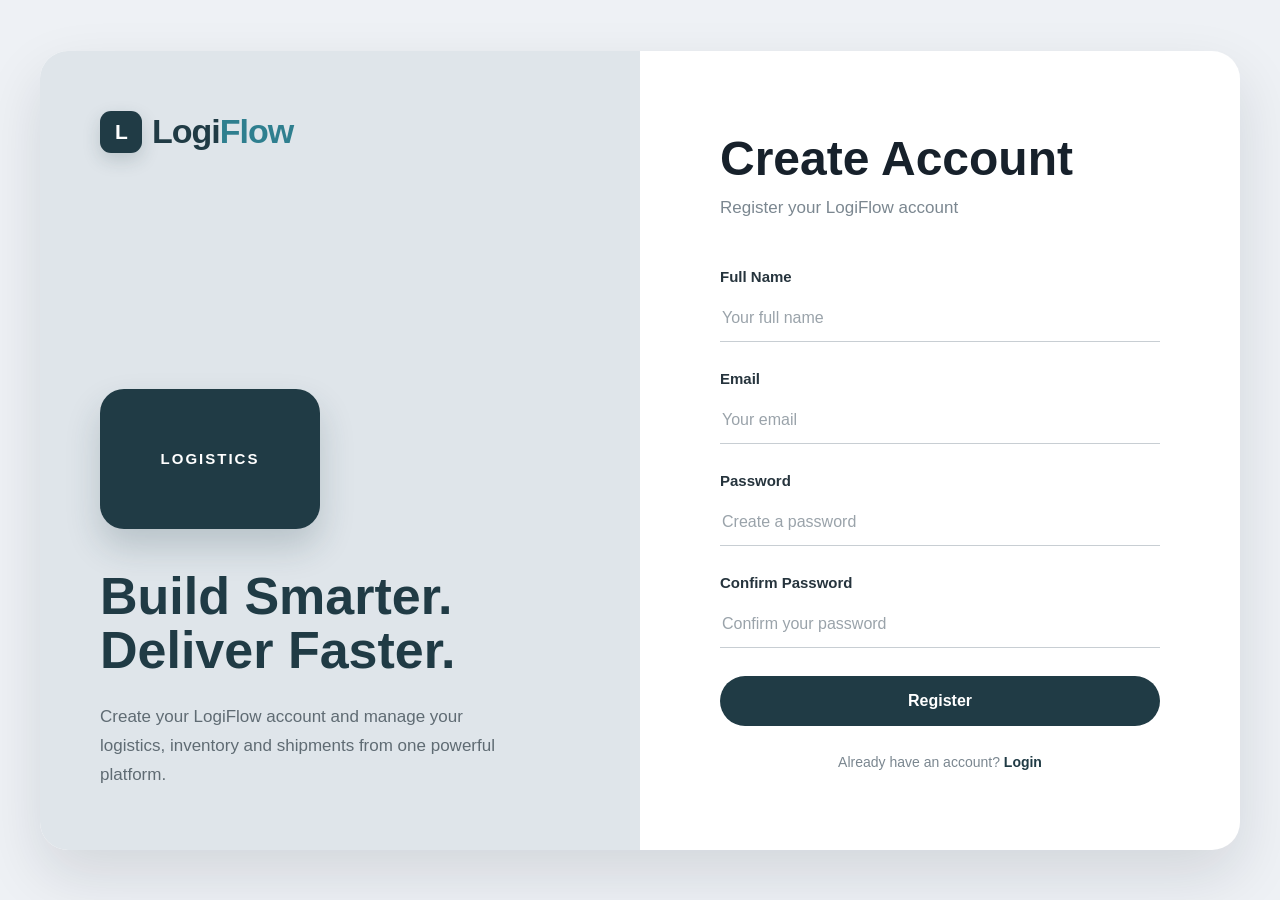
<file: frontend/signup.html>
<!DOCTYPE html>
<html lang="en">

<head>
    <meta charset="UTF-8">
    <meta name="viewport" content="width=device-width, initial-scale=1.0">

    <title>LogiFlow | Register</title>

    <link rel="stylesheet" href="css/style.css">
</head>

<body>

    <div class="login-page">

        <div class="login-card">

            <!-- LEFT SECTION -->
            <div class="login-visual">

                <div class="logo">

                    <span class="logo-mark">L</span>

                    <span class="logo-logi">Logi</span><span class="logo-flow">Flow</span>

                </div>


                <div class="visual-content">

                    <div class="visual-box">
                        LOGISTICS
                    </div>

                    <h2>Build Smarter.</h2>

                    <h2>Deliver Faster.</h2>

                    <p>
                        Create your LogiFlow account
                        and manage your logistics,
                        inventory and shipments
                        from one powerful platform.
                    </p>

                </div>

            </div>


            <!-- RIGHT REGISTER SECTION -->
            <div class="login-form">

                <h1>Create Account</h1>

                <p class="login-subtitle">
                    Register your LogiFlow account
                </p>


                <form>

                    <!-- FULL NAME -->
                    <div class="form-group">

                        <label for="name">
                            Full Name
                        </label>

                        <input
                            type="text"
                            id="name"
                            placeholder="Your full name"
                            required
                        >

                    </div>


                    <!-- EMAIL -->
                    <div class="form-group">

                        <label for="email">
                            Email
                        </label>

                        <input
                            type="email"
                            id="email"
                            placeholder="Your email"
                            required
                        >

                    </div>


                    <!-- PASSWORD -->
                    <div class="form-group">

                        <label for="password">
                            Password
                        </label>

                        <input
                            type="password"
                            id="password"
                            placeholder="Create a password"
                            required
                        >

                    </div>


                    <!-- CONFIRM PASSWORD -->
                    <div class="form-group">

                        <label for="confirm-password">
                            Confirm Password
                        </label>

                        <input
                            type="password"
                            id="confirm-password"
                            placeholder="Confirm your password"
                            required
                        >

                    </div>


                    <!-- REGISTER BUTTON -->
                    <button type="submit">
                        Register
                    </button>

                </form>


                <!-- BACK TO LOGIN -->
                <p class="signup-text">

                    Already have an account?

                    <a href="index.html">
                        Login
                    </a>

                </p>

            </div>

        </div>

    </div>

</body>

</html>
</file>
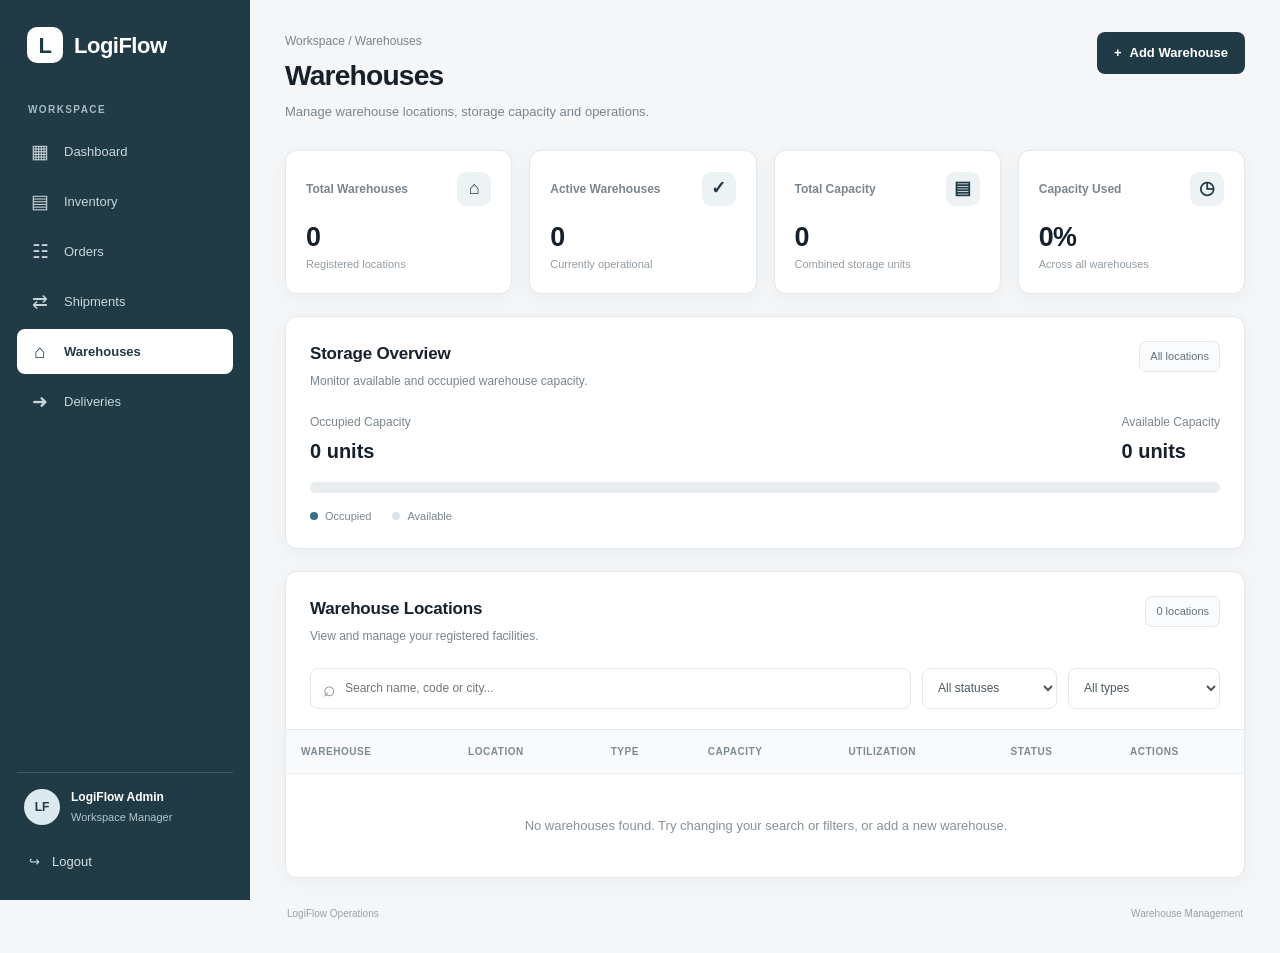
<file: frontend/warehouses.html>
<!DOCTYPE html>
<html lang="en">
<head>
    <meta charset="UTF-8">
    <meta name="viewport" content="width=device-width, initial-scale=1.0">
    <title>Warehouses | LogiFlow</title>
    <link rel="stylesheet" href="css/warehouses.css">
</head>
<body>

<div class="warehouse-page">

    <!-- Sidebar -->
    <aside class="sidebar">
        <a href="dashboard.html" class="brand">
            <span class="brand-logo">L</span>
            <span>LogiFlow</span>
        </a>

        <div class="sidebar-label">WORKSPACE</div>

        <nav class="sidebar-nav">
            <a href="dashboard.html" class="nav-link">
                <span class="nav-icon">▦</span>
                <span>Dashboard</span>
            </a>

            <a href="inventory.html" class="nav-link">
                <span class="nav-icon">▤</span>
                <span>Inventory</span>
            </a>

            <a href="orders.html" class="nav-link">
                <span class="nav-icon">☷</span>
                <span>Orders</span>
            </a>

            <a href="shipments.html" class="nav-link">
                <span class="nav-icon">⇄</span>
                <span>Shipments</span>
            </a>

            <a href="warehouses.html" class="nav-link active">
                <span class="nav-icon">⌂</span>
                <span>Warehouses</span>
            </a>

            <a href="deliveries.html" class="nav-link">
                <span class="nav-icon">➜</span>
                <span>Deliveries</span>
            </a>
        </nav>

        <div class="sidebar-bottom">
            <div class="sidebar-profile">
                <div class="profile-avatar">LF</div>
                <div class="profile-info">
                    <strong>LogiFlow Admin</strong>
                    <span>Workspace Manager</span>
                </div>
            </div>

            <a href="index.html" class="logout-link">
                <span>↪</span>
                <span>Logout</span>
            </a>
        </div>
    </aside>

    <!-- Main Content -->
    <main class="main-content">

        <header class="topbar">
            <div>
                <div class="breadcrumb">Workspace / Warehouses</div>
                <h1>Warehouses</h1>
                <p class="page-subtitle">
                    Manage warehouse locations, storage capacity and operations.
                </p>
            </div>

            <button type="button" class="primary-btn" id="open-warehouse-modal">
                <span>+</span> Add Warehouse
            </button>
        </header>

        <!-- Statistics -->
        <section class="stats-grid">
            <article class="stat-card" data-warehouse-card="all">
                <div class="stat-top">
                    <span>Total Warehouses</span>
                    <span class="stat-icon">⌂</span>
                </div>
                <h2 id="total-warehouses">0</h2>
                <p>Registered locations</p>
            </article>

            <article class="stat-card" data-warehouse-card="active">
                <div class="stat-top">
                    <span>Active Warehouses</span>
                    <span class="stat-icon">✓</span>
                </div>
                <h2 id="active-warehouses">0</h2>
                <p>Currently operational</p>
            </article>

            <article class="stat-card" data-warehouse-card="capacity">
                <div class="stat-top">
                    <span>Total Capacity</span>
                    <span class="stat-icon">▤</span>
                </div>
                <h2 id="total-capacity">0</h2>
                <p>Combined storage units</p>
            </article>

            <article class="stat-card" data-warehouse-card="occupied">
                <div class="stat-top">
                    <span>Capacity Used</span>
                    <span class="stat-icon">◷</span>
                </div>
                <h2 id="capacity-used">0%</h2>
                <p>Across all warehouses</p>
            </article>
        </section>

        <!-- Capacity Overview -->
        <section class="panel capacity-panel">
            <div class="section-heading">
                <div>
                    <h2>Storage Overview</h2>
                    <p>Monitor available and occupied warehouse capacity.</p>
                </div>
                <span class="overview-label">All locations</span>
            </div>

            <div class="capacity-summary">
                <div>
                    <span class="summary-label">Occupied Capacity</span>
                    <strong id="occupied-capacity">0 units</strong>
                </div>
                <div>
                    <span class="summary-label">Available Capacity</span>
                    <strong id="available-capacity">0 units</strong>
                </div>
            </div>

            <div
                class="overall-progress"
                role="progressbar"
                aria-label="Overall warehouse capacity"
                aria-valuemin="0"
                aria-valuemax="100"
                aria-valuenow="0"
                id="overall-progress"
            >
                <div class="overall-progress-fill" id="overall-progress-fill"></div>
            </div>

            <div class="progress-legend">
                <span><i class="legend-dot occupied-dot"></i> Occupied</span>
                <span><i class="legend-dot available-dot"></i> Available</span>
            </div>
        </section>

        <!-- Warehouse List -->
        <section class="panel warehouse-list-panel">
            <div class="section-heading">
                <div>
                    <h2>Warehouse Locations</h2>
                    <p>View and manage your registered facilities.</p>
                </div>
                <span class="record-count" id="warehouse-record-count">0 locations</span>
            </div>

            <div class="toolbar">
                <div class="search-box">
                    <span aria-hidden="true">⌕</span>
                    <input
                        type="search"
                        id="warehouse-search"
                        placeholder="Search name, code or city..."
                        aria-label="Search warehouses"
                    >
                </div>

                <select id="warehouse-status-filter" aria-label="Filter by status">
                    <option value="all">All statuses</option>
                    <option value="Active">Active</option>
                    <option value="Maintenance">Maintenance</option>
                    <option value="Inactive">Inactive</option>
                </select>

                <select id="warehouse-type-filter" aria-label="Filter by warehouse type">
                    <option value="all">All types</option>
                    <option value="Distribution">Distribution</option>
                    <option value="Cold Storage">Cold Storage</option>
                    <option value="General Storage">General Storage</option>
                    <option value="Retail Storage">Retail Storage</option>
                    <option value="Cross-Dock">Cross-Dock</option>
                </select>
            </div>

            <div class="table-container">
                <table>
                    <thead>
                        <tr>
                            <th>WAREHOUSE</th>
                            <th>LOCATION</th>
                            <th>TYPE</th>
                            <th>CAPACITY</th>
                            <th>UTILIZATION</th>
                            <th>STATUS</th>
                            <th>ACTIONS</th>
                        </tr>
                    </thead>
                    <tbody id="warehouse-table-body">
                        <tr>
                            <td colspan="7" class="empty-state">
                                Loading warehouse locations...
                            </td>
                        </tr>
                    </tbody>
                </table>
            </div>
        </section>

        <footer class="page-footer">
            <span>LogiFlow Operations</span>
            <span>Warehouse Management</span>
        </footer>

    </main>
</div>

<!-- Add / Edit Warehouse Modal -->
<div
    class="modal-overlay"
    id="warehouse-modal"
    role="dialog"
    aria-modal="true"
    aria-labelledby="warehouse-modal-title"
    hidden
>
    <div class="modal-card">
        <div class="modal-header">
            <div>
                <span class="modal-eyebrow">WAREHOUSE MANAGEMENT</span>
                <h2 id="warehouse-modal-title">Add Warehouse</h2>
                <p>Enter the facility details below.</p>
            </div>
            <button
                type="button"
                class="close-modal"
                id="close-warehouse-modal"
                aria-label="Close dialog"
            >&times;</button>
        </div>

        <form id="warehouse-form">
            <input type="hidden" id="warehouse-id">

            <div class="form-grid">
                <div class="form-group full-width">
                    <label for="warehouse-name">Warehouse Name *</label>
                    <input
                        type="text"
                        id="warehouse-name"
                        maxlength="100"
                        placeholder="e.g. North Distribution Centre"
                        required
                    >
                </div>

                <div class="form-group">
                    <label for="warehouse-code">Warehouse Code *</label>
                    <input
                        type="text"
                        id="warehouse-code"
                        maxlength="30"
                        placeholder="e.g. WH-NORTH-01"
                        required
                    >
                    <small>Must be unique for each warehouse.</small>
                </div>

                <div class="form-group">
                    <label for="warehouse-type">Warehouse Type *</label>
                    <select id="warehouse-type" required>
                        <option value="">Select type</option>
                        <option value="Distribution">Distribution</option>
                        <option value="Cold Storage">Cold Storage</option>
                        <option value="General Storage">General Storage</option>
                        <option value="Retail Storage">Retail Storage</option>
                        <option value="Cross-Dock">Cross-Dock</option>
                    </select>
                </div>

                <div class="form-group">
                    <label for="warehouse-city">City *</label>
                    <input
                        type="text"
                        id="warehouse-city"
                        maxlength="80"
                        placeholder="e.g. Gurugram"
                        required
                    >
                </div>

                <div class="form-group">
                    <label for="warehouse-state">State / Region *</label>
                    <input
                        type="text"
                        id="warehouse-state"
                        maxlength="80"
                        placeholder="e.g. Haryana"
                        required
                    >
                </div>

                <div class="form-group full-width">
                    <label for="warehouse-address">Full Address *</label>
                    <textarea
                        id="warehouse-address"
                        maxlength="300"
                        rows="2"
                        placeholder="Street, area, postal code..."
                        required
                    ></textarea>
                </div>

                <div class="form-group">
                    <label for="warehouse-capacity">Total Capacity (units) *</label>
                    <input
                        type="number"
                        id="warehouse-capacity"
                        min="1"
                        max="1000000000"
                        step="1"
                        placeholder="e.g. 1000"
                        required
                    >
                </div>

                <div class="form-group">
                    <label for="warehouse-occupied">Occupied Capacity (units) *</label>
                    <input
                        type="number"
                        id="warehouse-occupied"
                        min="0"
                        max="1000000000"
                        step="1"
                        value="0"
                        required
                    >
                </div>

                <div class="form-group full-width">
                    <label for="warehouse-manager">Warehouse Manager</label>
                    <input
                        type="text"
                        id="warehouse-manager"
                        maxlength="100"
                        placeholder="Manager name (optional)"
                    >
                </div>

                <div class="form-group full-width">
                    <label for="warehouse-status">Status *</label>
                    <select id="warehouse-status" required>
                        <option value="Active">Active</option>
                        <option value="Maintenance">Maintenance</option>
                        <option value="Inactive">Inactive</option>
                    </select>
                </div>
            </div>

            <div class="form-notice">
                Capacity values represent storage units for this demo.
                Occupied capacity cannot exceed total capacity.
            </div>

            <div class="form-error" id="warehouse-form-error" role="alert" hidden></div>

            <div class="modal-actions">
                <button type="button" class="secondary-btn" id="cancel-warehouse">
                    Cancel
                </button>
                <button type="submit" class="primary-btn" id="save-warehouse">
                    Save Warehouse
                </button>
            </div>
        </form>
    </div>
</div>

<!-- Warehouse Details Modal -->
<div
    class="modal-overlay"
    id="warehouse-details-modal"
    role="dialog"
    aria-modal="true"
    aria-labelledby="warehouse-details-title"
    hidden
>
    <div class="modal-card details-card">
        <div class="modal-header">
            <div>
                <span class="modal-eyebrow">FACILITY INFORMATION</span>
                <h2 id="warehouse-details-title">Warehouse Details</h2>
                <p id="warehouse-details-code"></p>
            </div>
            <button
                type="button"
                class="close-modal"
                id="close-details-modal"
                aria-label="Close dialog"
            >&times;</button>
        </div>

        <div id="warehouse-details-content" class="details-content"></div>

        <div class="modal-actions">
            <button type="button" class="secondary-btn" id="close-details-button">
                Close
            </button>
            <button type="button" class="primary-btn" id="edit-from-details">
                Edit Warehouse
            </button>
        </div>
    </div>
</div>

<script src="js/warehouses.js"></script>
</body>
</html>
</file>
<file: frontend/css/style.css>
/* =========================================
   GLOBAL
   ========================================= */

* {
    margin: 0;
    padding: 0;
    box-sizing: border-box;
}

body {
    font-family: Arial, sans-serif;

    background-color: #eef1f5;

    color: #1f2933;

    min-height: 100vh;
}


/* =========================================
   LOGIN PAGE
   ========================================= */

.login-page {
    width: 100%;

    min-height: 100vh;

    display: flex;

    align-items: center;

    justify-content: center;

    padding: 40px;
}


/* =========================================
   LOGIN CARD
   ========================================= */

.login-card {
    width: 100%;

    max-width: 1200px;

    min-height: 680px;

    display: grid;

    grid-template-columns: 1fr 1fr;

    background-color: #ffffff;

    border-radius: 28px;

    overflow: hidden;

    box-shadow: 0 25px 60px rgba(15, 23, 42, 0.12);
}


/* =========================================
   LOGIFLOW BRAND
   ========================================= */

.logo {
    display: flex;

    align-items: center;

    font-size: 34px;

    font-weight: 800;

    letter-spacing: -1px;

    color: #203b45;
}


/* LOGO BOX */

.logo-mark {
    width: 42px;

    height: 42px;

    display: flex;

    align-items: center;

    justify-content: center;

    margin-right: 10px;

    background-color: #203b45;

    color: #ffffff;

    border-radius: 11px;

    font-size: 21px;

    font-weight: 800;

    box-shadow: 0 7px 18px rgba(32, 59, 69, 0.18);

    transition: 0.25s ease;
}


/* LOGO HOVER */

.logo:hover .logo-mark {
    transform: translateY(-2px);

    box-shadow: 0 10px 22px rgba(32, 59, 69, 0.25);
}


/* LOGI */

.logo-logi {
    color: #203b45;
}


/* FLOW */

.logo-flow {
    color: #2f7f8f;
}


/* =========================================
   LEFT VISUAL SECTION
   ========================================= */

.login-visual {
    background-color: #dfe5ea;

    padding: 60px;

    display: flex;

    flex-direction: column;

    justify-content: space-between;
}


/* =========================================
   VISUAL CONTENT
   ========================================= */

.visual-content {
    max-width: 480px;
}


/* LOGISTICS BOX */

.visual-box {
    width: 220px;

    height: 140px;

    display: flex;

    align-items: center;

    justify-content: center;

    background-color: #203b45;

    color: #ffffff;

    border-radius: 24px;

    font-size: 15px;

    font-weight: 700;

    letter-spacing: 2px;

    margin-bottom: 40px;

    box-shadow: 0 18px 35px rgba(32, 59, 69, 0.20);

    transition: 0.3s ease;
}


.visual-box:hover {
    transform: translateY(-5px);

    box-shadow: 0 25px 45px rgba(32, 59, 69, 0.25);
}


/* HEADINGS */

.visual-content h2 {
    color: #203b45;

    font-size: 52px;

    line-height: 1.05;

    font-weight: 800;
}


/* DESCRIPTION */

.visual-content p {
    max-width: 430px;

    margin-top: 25px;

    color: #5f6b73;

    font-size: 17px;

    line-height: 1.7;
}


/* =========================================
   RIGHT LOGIN SECTION
   ========================================= */

.login-form {
    padding: 80px;

    display: flex;

    flex-direction: column;

    justify-content: center;
}


/* LOGIN TITLE */

.login-form h1 {
    color: #17212b;

    font-size: 48px;

    font-weight: 800;

    margin-bottom: 12px;
}


/* SUBTITLE */

.login-subtitle {
    color: #7b8790;

    font-size: 17px;

    margin-bottom: 50px;
}


/* =========================================
   FORM
   ========================================= */

.form-group {
    margin-bottom: 28px;
}


/* LABEL */

.form-group label {
    display: block;

    margin-bottom: 10px;

    color: #26343d;

    font-size: 15px;

    font-weight: 700;
}


/* INPUT */

.form-group input {
    width: 100%;

    padding: 14px 2px;

    background-color: transparent;

    border: none;

    border-bottom: 1px solid #c8ced3;

    color: #17212b;

    font-size: 16px;

    transition: 0.25s ease;
}


/* PLACEHOLDER */

.form-group input::placeholder {
    color: #9aa3aa;
}


/* INPUT HOVER */

.form-group input:hover {
    border-bottom-color: #203b45;
}


/* INPUT FOCUS */

.form-group input:focus {
    outline: none;

    border-bottom: 2px solid #203b45;
}


/* =========================================
   FORGOT PASSWORD
   ========================================= */

.forgot-password {
    text-align: right;

    margin-top: -10px;

    margin-bottom: 30px;
}


.forgot-password a {
    color: #66737b;

    font-size: 14px;

    text-decoration: none;

    transition: 0.2s ease;
}


.forgot-password a:hover {
    color: #203b45;
}


/* =========================================
   LOGIN BUTTON
   ========================================= */

button {
    width: 100%;

    padding: 16px;

    border: none;

    border-radius: 30px;

    background-color: #203b45;

    color: #ffffff;

    font-size: 16px;

    font-weight: 700;

    cursor: pointer;

    transition: 0.25s ease;
}


button:hover {
    background-color: #142a32;

    transform: translateY(-3px);

    box-shadow: 0 10px 25px rgba(32, 59, 69, 0.22);
}


button:active {
    transform: translateY(0);
}


/* =========================================
   SIGN UP
   ========================================= */

.signup-text {
    text-align: center;

    margin-top: 28px;

    color: #7b8790;

    font-size: 14px;
}


.signup-text a {
    color: #203b45;

    font-weight: 700;

    text-decoration: none;
}


.signup-text a:hover {
    text-decoration: underline;
}


/* =========================================
   TABLET
   ========================================= */

@media (max-width: 1000px) {

    .login-page {
        padding: 25px;
    }

    .login-card {
        max-width: 900px;
    }

    .login-visual {
        padding: 45px;
    }

    .login-form {
        padding: 50px;
    }

    .visual-content h2 {
        font-size: 40px;
    }

    .login-form h1 {
        font-size: 38px;
    }
}


/* =========================================
   MOBILE
   ========================================= */

@media (max-width: 700px) {

    body {
        background-color: #dfe5ea;
    }


    .login-page {
        min-height: 100vh;

        padding: 0;

        align-items: stretch;
    }


    .login-card {
        width: 100%;

        min-height: 100vh;

        display: flex;

        flex-direction: column;

        border-radius: 0;

        box-shadow: none;
    }


    /* MOBILE VISUAL */

    .login-visual {
        min-height: 360px;

        padding: 35px 25px;

        justify-content: space-between;
    }


    .logo {
        font-size: 28px;
    }


    .logo-mark {
        width: 36px;

        height: 36px;

        font-size: 18px;

        border-radius: 9px;
    }


    .visual-content {
        max-width: 100%;
    }


    .visual-box {
        width: 150px;

        height: 90px;

        margin-bottom: 25px;

        border-radius: 18px;
    }


    .visual-content h2 {
        font-size: 32px;
    }


    .visual-content p {
        font-size: 14px;

        margin-top: 15px;
    }


    /* MOBILE LOGIN */

    .login-form {
        padding: 45px 25px;

        justify-content: flex-start;
    }


    .login-form h1 {
        font-size: 32px;
    }


    .login-subtitle {
        font-size: 15px;

        margin-bottom: 35px;
    }


    .form-group {
        margin-bottom: 23px;
    }


    .form-group input {
        font-size: 15px;
    }


    button {
        padding: 15px;
    }
}


/* =========================================
   SMALL MOBILE
   ========================================= */

@media (max-width: 400px) {

    .login-visual {
        min-height: 330px;

        padding: 30px 20px;
    }


    .visual-content h2 {
        font-size: 28px;
    }


    .visual-box {
        width: 130px;

        height: 80px;
    }


    .login-form {
        padding: 35px 20px;
    }


    .login-form h1 {
        font-size: 28px;
    }
}
</file>
<file: frontend/css/dashboard.css>
/* =========================================
   DASHBOARD GLOBAL
   ========================================= */

* {
    margin: 0;
    padding: 0;
    box-sizing: border-box;
}

body {
    font-family: Arial, sans-serif;

    background-color: #eef1f5;

    color: #17212b;

    min-height: 100vh;
}


/* =========================================
   MAIN DASHBOARD
   ========================================= */

.dashboard {
    display: flex;

    min-height: 100vh;
}


/* =========================================
   SIDEBAR
   ========================================= */

.sidebar {
    width: 250px;

    min-height: 100vh;

    background-color: #203b45;

    padding: 35px 20px;

    display: flex;

    flex-direction: column;
}


/* =========================================
   LOGIFLOW LOGO
   ========================================= */

.logo {
    display: flex;

    align-items: center;

    margin-left: 10px;

    font-size: 27px;

    font-weight: 800;

    letter-spacing: -1px;
}

.logo-mark {
    width: 38px;

    height: 38px;

    display: flex;

    align-items: center;

    justify-content: center;

    margin-right: 9px;

    background-color: #ffffff;

    color: #203b45;

    border-radius: 10px;

    font-size: 19px;

    font-weight: 800;
}

.logo-logi {
    color: #ffffff;
}

.logo-flow {
    color: #69b6c5;
}


/* =========================================
   NAVIGATION
   ========================================= */

.navigation {
    margin-top: 55px;

    display: flex;

    flex-direction: column;

    gap: 8px;
}

.nav-item {
    display: block;

    padding: 13px 15px;

    border-radius: 10px;

    color: #cbd8dc;

    text-decoration: none;

    font-size: 14px;

    font-weight: 600;

    transition: 0.25s ease;
}

.nav-item:hover {
    background-color: rgba(255, 255, 255, 0.10);

    color: #ffffff;

    transform: translateX(3px);
}

.nav-item.active {
    background-color: #ffffff;

    color: #203b45;
}


/* =========================================
   SIDEBAR BOTTOM
   ========================================= */

.sidebar-bottom {
    margin-top: auto;

    border-top: 1px solid rgba(255, 255, 255, 0.12);

    padding-top: 20px;
}


/* =========================================
   MAIN CONTENT
   ========================================= */

.main-content {
    flex: 1;

    padding: 40px;

    min-width: 0;
}


/* =========================================
   TOP BAR
   ========================================= */

.topbar {
    display: flex;

    align-items: center;

    justify-content: space-between;

    margin-bottom: 35px;
}

.topbar h1 {
    font-size: 34px;

    font-weight: 800;

    color: #17212b;
}

.topbar p {
    margin-top: 7px;

    color: #74818a;

    font-size: 14px;
}

.user-info {
    padding: 11px 18px;

    background-color: #ffffff;

    border-radius: 10px;

    color: #203b45;

    font-size: 14px;

    font-weight: 700;

    box-shadow: 0 5px 18px rgba(15, 23, 42, 0.06);
}


/* =========================================
   STATISTICS
   ========================================= */

.stats {
    display: grid;

    grid-template-columns: repeat(4, 1fr);

    gap: 20px;

    margin-bottom: 25px;
}

.stat-card {
    background-color: #ffffff;

    padding: 25px;

    border-radius: 16px;

    box-shadow: 0 8px 25px rgba(15, 23, 42, 0.06);

    transition: 0.25s ease;
}

.stat-card:hover {
    transform: translateY(-4px);

    box-shadow: 0 15px 30px rgba(15, 23, 42, 0.10);
}

.stat-card p {
    color: #74818a;

    font-size: 13px;

    font-weight: 600;

    margin-bottom: 12px;
}

.stat-card h2 {
    color: #203b45;

    font-size: 32px;

    font-weight: 800;

    margin-bottom: 8px;
}

.stat-card span {
    color: #8a969d;

    font-size: 12px;
}


/* =========================================
   DASHBOARD GRID
   ========================================= */

.dashboard-grid {
    display: grid;

    grid-template-columns: 2fr 1fr;

    gap: 25px;
}


/* =========================================
   PANELS
   ========================================= */

.panel {
    background-color: #ffffff;

    border-radius: 16px;

    padding: 25px;

    box-shadow: 0 8px 25px rgba(15, 23, 42, 0.06);
}

.panel-header {
    display: flex;

    align-items: center;

    justify-content: space-between;

    margin-bottom: 25px;
}

.panel-header h2 {
    font-size: 18px;

    color: #203b45;

    font-weight: 800;
}

.panel-header a {
    color: #2f7f8f;

    font-size: 13px;

    font-weight: 700;

    text-decoration: none;
}

.panel-header a:hover {
    text-decoration: underline;
}


/* =========================================
   ORDERS TABLE
   ========================================= */

.table-container {
    width: 100%;

    overflow-x: auto;
}

table {
    width: 100%;

    border-collapse: collapse;

    min-width: 550px;
}

thead {
    background-color: #f5f7f8;
}

th {
    padding: 13px;

    text-align: left;

    color: #66737b;

    font-size: 12px;

    font-weight: 700;
}

td {
    padding: 16px 13px;

    border-bottom: 1px solid #edf0f2;

    color: #3e4b53;

    font-size: 13px;
}

tbody tr {
    transition: 0.2s ease;
}

tbody tr:hover {
    background-color: #f8fafb;
}


/* =========================================
   STATUS
   ========================================= */

.status {
    display: inline-block;

    padding: 5px 9px;

    border-radius: 20px;

    font-size: 11px;

    font-weight: 700;
}

.status.shipped {
    background-color: #e4f1f3;

    color: #287483;
}

.status.pending {
    background-color: #fff3dc;

    color: #a36b10;
}

.status.delivered {
    background-color: #e4f4eb;

    color: #28744b;
}

.status.processing {
    background-color: #ece9f7;

    color: #63549a;
}


/* =========================================
   SHIPMENT OVERVIEW
   ========================================= */

.shipment-overview {
    display: flex;

    flex-direction: column;

    gap: 27px;
}

.shipment-item > div:first-child {
    display: flex;

    align-items: center;

    justify-content: space-between;

    margin-bottom: 10px;
}

.shipment-item p {
    color: #66737b;

    font-size: 13px;
}

.shipment-item strong {
    color: #203b45;

    font-size: 18px;
}


/* =========================================
   PROGRESS BAR
   ========================================= */

.progress {
    width: 100%;

    height: 8px;

    background-color: #e8edef;

    border-radius: 10px;

    overflow: hidden;
}

.progress-bar {
    height: 100%;

    border-radius: 10px;
}

.progress-bar.transit {
    width: 72%;

    background-color: #2f7f8f;
}

.progress-bar.delivered-bar {
    width: 88%;

    background-color: #4b9470;
}

.progress-bar.delayed {
    width: 18%;

    background-color: #c78b35;
}


/* =========================================
   LARGE TABLET
   ========================================= */

@media (max-width: 1100px) {

    .sidebar {
        width: 220px;
    }

    .main-content {
        padding: 30px;
    }

    .stats {
        grid-template-columns: repeat(2, 1fr);
    }

    .dashboard-grid {
        grid-template-columns: 1fr;
    }
}


/* =========================================
   MOBILE
   ========================================= */

@media (max-width: 700px) {

    .dashboard {
        display: block;
    }

    .sidebar {
        width: 100%;

        min-height: auto;

        padding: 20px;
    }

    .logo {
        margin-left: 0;
    }

    .navigation {
        margin-top: 25px;

        display: grid;

        grid-template-columns: repeat(2, 1fr);

        gap: 7px;
    }

    .nav-item {
        text-align: center;

        padding: 10px 8px;

        font-size: 12px;
    }

    .sidebar-bottom {
        margin-top: 15px;

        padding-top: 10px;
    }

    .sidebar-bottom .nav-item {
        text-align: center;
    }

    .main-content {
        padding: 25px 18px;
    }

    .topbar {
        align-items: flex-start;

        gap: 15px;
    }

    .topbar h1 {
        font-size: 28px;
    }

    .user-info {
        font-size: 12px;

        padding: 9px 12px;
    }

    .stats {
        grid-template-columns: 1fr;

        gap: 14px;
    }

    .stat-card {
        padding: 20px;
    }

    .dashboard-grid {
        grid-template-columns: 1fr;
    }

    .panel {
        padding: 18px;
    }
}


/* =========================================
   SMALL MOBILE
   ========================================= */

@media (max-width: 400px) {

    .navigation {
        grid-template-columns: 1fr 1fr;
    }

    .topbar h1 {
        font-size: 25px;
    }

    .topbar p {
        font-size: 12px;
    }

    .logo {
        font-size: 24px;
    }

    .logo-mark {
        width: 34px;
        height: 34px;
    }
}


/* =========================================
   LOGIFLOW STANDARD FIXED SIDEBAR
   LOCKED DESIGN RULE
========================================= */

/* DESKTOP */
@media (min-width: 701px) {

    .dashboard,
    .orders-page,
    .shipments-page {
        display: block;
        min-height: 100vh;
    }

    .dashboard .sidebar,
    .orders-page .sidebar,
    .shipments-page .sidebar {
        position: fixed;
        top: 0;
        left: 0;

        width: 250px;
        height: 100vh;
        min-height: 0;

        overflow-y: auto;
        overscroll-behavior: contain;

        z-index: 1000;
    }

    .dashboard .main-content,
    .orders-page .main-content,
    .shipments-page .main-content {
        width: calc(100% - 250px);
        margin-left: 250px;

        min-width: 0;
    }
}


/* MOBILE */
@media (max-width: 700px) {

    .dashboard,
    .orders-page,
    .shipments-page {
        display: flex;
        flex-direction: column;
    }

    .dashboard .sidebar,
    .orders-page .sidebar,
    .shipments-page .sidebar {
        position: static;

        width: 100%;
        height: auto;
        min-height: auto;

        overflow: visible;
    }

    .dashboard .main-content,
    .orders-page .main-content,
    .shipments-page .main-content {
        width: 100%;
        margin-left: 0;
    }
}
</file>
<file: frontend/css/deliveries.css>
/* =========================================
   LOGIFLOW - DELIVERY MANAGEMENT
   Complete responsive stylesheet
========================================= */

:root {
    --dl-primary: #203b45;
    --dl-primary-hover: #2d505c;
    --dl-accent: #366f87;
    --dl-bg: #f4f6f8;
    --dl-surface: #ffffff;
    --dl-text: #17212b;
    --dl-muted: #7a858d;
    --dl-border: #e3e8ec;
    --dl-success: #18845b;
    --dl-warning: #b7791f;
    --dl-danger: #c43d4b;
    --dl-sidebar-width: 250px;
    --dl-radius: 12px;
    --dl-shadow: 0 4px 18px rgba(24, 42, 52, 0.045);
}

* {
    box-sizing: border-box;
}

html {
    min-height: 100%;
    scroll-behavior: smooth;
}

body {
    margin: 0;
    min-height: 100vh;
    background: var(--dl-bg);
    color: var(--dl-text);
    font-family: Arial, Helvetica, sans-serif;
    font-size: 14px;
    line-height: 1.5;
}

button,
input,
select,
textarea {
    font: inherit;
}

button {
    cursor: pointer;
}

button:disabled {
    cursor: not-allowed;
    opacity: 0.6;
}

a {
    color: inherit;
    text-decoration: none;
}

button:focus-visible,
a:focus-visible,
input:focus-visible,
select:focus-visible,
textarea:focus-visible,
.overview-filter:focus-visible {
    outline: 3px solid rgba(54, 111, 135, 0.3);
    outline-offset: 2px;
}

[hidden] {
    display: none !important;
}

/* =========================================
   PAGE LAYOUT
========================================= */

.delivery-page {
    width: 100%;
    min-height: 100vh;
}

/* =========================================
   FIXED DESKTOP SIDEBAR
========================================= */

.sidebar {
    position: fixed;
    top: 0;
    left: 0;
    z-index: 1000;
    display: flex;
    flex-direction: column;
    width: var(--dl-sidebar-width);
    height: 100vh;
    overflow-y: auto;
    overscroll-behavior: contain;
    padding: 27px 17px 18px;
    background: var(--dl-primary);
    color: #fff;
}

.brand {
    display: flex;
    align-items: center;
    gap: 11px;
    padding: 0 10px;
    margin-bottom: 39px;
    font-size: 22px;
    font-weight: 700;
    letter-spacing: -0.5px;
}

.brand-logo {
    display: flex;
    align-items: center;
    justify-content: center;
    width: 36px;
    height: 36px;
    border-radius: 10px;
    background: #fff;
    color: var(--dl-primary);
    font-size: 22px;
    font-weight: 800;
}

.sidebar-label {
    padding: 0 11px;
    margin-bottom: 12px;
    color: #a7bbc3;
    font-size: 10px;
    font-weight: 700;
    letter-spacing: 1.4px;
}

.sidebar-nav {
    display: flex;
    flex-direction: column;
    gap: 5px;
}

.nav-link {
    display: flex;
    align-items: center;
    gap: 13px;
    min-height: 45px;
    padding: 11px 12px;
    border-radius: 8px;
    color: #c8d5da;
    font-size: 13px;
    font-weight: 500;
    transition: background 0.2s ease, color 0.2s ease;
}

.nav-link:hover {
    background: rgba(255, 255, 255, 0.08);
    color: #fff;
}

.nav-link.active {
    background: #fff;
    color: var(--dl-primary);
    font-weight: 700;
}

.nav-icon {
    display: inline-flex;
    align-items: center;
    justify-content: center;
    width: 22px;
    font-size: 19px;
    line-height: 1;
}

.sidebar-bottom {
    margin-top: auto;
    padding-top: 25px;
}

.sidebar-profile {
    display: flex;
    align-items: center;
    gap: 11px;
    padding: 15px 7px;
    border-top: 1px solid rgba(255, 255, 255, 0.14);
}

.profile-avatar {
    display: flex;
    align-items: center;
    justify-content: center;
    flex-shrink: 0;
    width: 36px;
    height: 36px;
    border-radius: 50%;
    background: #dce9ee;
    color: var(--dl-primary);
    font-size: 12px;
    font-weight: 800;
}

.profile-info {
    display: flex;
    flex-direction: column;
    min-width: 0;
}

.profile-info strong {
    overflow: hidden;
    color: #fff;
    font-size: 12px;
    text-overflow: ellipsis;
    white-space: nowrap;
}

.profile-info span {
    margin-top: 3px;
    color: #b2c4cb;
    font-size: 11px;
}

.logout-link {
    display: flex;
    align-items: center;
    gap: 12px;
    padding: 11px 12px;
    border-radius: 8px;
    color: #d2dfe3;
    font-size: 13px;
    transition: background 0.2s ease;
}

.logout-link:hover {
    background: rgba(255, 255, 255, 0.08);
    color: #fff;
}

/* =========================================
   MAIN CONTENT
========================================= */

.main-content {
    width: calc(100% - var(--dl-sidebar-width));
    min-width: 0;
    min-height: 100vh;
    margin-left: var(--dl-sidebar-width);
    padding: 32px 35px 20px;
}

.topbar {
    display: flex;
    align-items: flex-start;
    justify-content: space-between;
    gap: 24px;
    margin-bottom: 28px;
}

.breadcrumb {
    margin-bottom: 8px;
    color: var(--dl-muted);
    font-size: 12px;
}

.topbar h1 {
    margin: 0;
    color: var(--dl-text);
    font-size: clamp(25px, 2.2vw, 31px);
    font-weight: 750;
    letter-spacing: -0.8px;
    line-height: 1.25;
}

.page-subtitle {
    margin: 9px 0 0;
    color: var(--dl-muted);
    font-size: 13px;
}

/* =========================================
   BUTTONS
========================================= */

.primary-btn,
.secondary-btn {
    display: inline-flex;
    align-items: center;
    justify-content: center;
    gap: 8px;
    min-height: 42px;
    padding: 10px 16px;
    border: 1px solid transparent;
    border-radius: 8px;
    font-size: 13px;
    font-weight: 700;
    transition: background 0.2s ease, border-color 0.2s ease;
}

.primary-btn {
    background: var(--dl-primary);
    color: #fff;
}

.primary-btn:hover {
    background: var(--dl-primary-hover);
}

.secondary-btn {
    border-color: var(--dl-border);
    background: #fff;
    color: #43515a;
}

.secondary-btn:hover {
    border-color: #cbd5db;
    background: #f5f7f8;
}

/* =========================================
   STATISTICS
========================================= */

.stats-grid {
    display: grid;
    grid-template-columns: repeat(4, minmax(0, 1fr));
    gap: 17px;
    margin-bottom: 22px;
}

.stat-card {
    min-width: 0;
    padding: 21px 20px;
    border: 1px solid var(--dl-border);
    border-radius: var(--dl-radius);
    background: var(--dl-surface);
    box-shadow: var(--dl-shadow);
}

.stat-top {
    display: flex;
    align-items: center;
    justify-content: space-between;
    gap: 10px;
    color: var(--dl-muted);
    font-size: 12px;
    font-weight: 600;
}

.stat-icon {
    display: flex;
    align-items: center;
    justify-content: center;
    flex-shrink: 0;
    width: 34px;
    height: 34px;
    border-radius: 9px;
    background: #edf3f5;
    color: var(--dl-primary);
    font-size: 18px;
}

.stat-card h2 {
    margin: 15px 0 3px;
    color: var(--dl-text);
    font-size: clamp(24px, 2.1vw, 31px);
    font-weight: 750;
    letter-spacing: -0.7px;
    line-height: 1.2;
    overflow-wrap: anywhere;
}

.stat-card p {
    margin: 0;
    color: #929ca3;
    font-size: 11px;
}

/* =========================================
   PANELS
========================================= */

.panel {
    min-width: 0;
    margin-bottom: 22px;
    border: 1px solid var(--dl-border);
    border-radius: var(--dl-radius);
    background: var(--dl-surface);
    box-shadow: var(--dl-shadow);
}

.delivery-overview {
    padding: 24px;
}

.delivery-list-panel {
    padding: 24px 0 0;
}

.section-heading {
    display: flex;
    align-items: flex-start;
    justify-content: space-between;
    gap: 18px;
    margin-bottom: 23px;
}

.section-heading h2 {
    margin: 0;
    color: var(--dl-text);
    font-size: 17px;
    font-weight: 750;
    letter-spacing: -0.2px;
}

.section-heading h3 {
    margin: 0;
    color: var(--dl-text);
    font-size: 15px;
    font-weight: 750;
}

.section-heading p {
    margin: 5px 0 0;
    color: var(--dl-muted);
    font-size: 12px;
}

.overview-label,
.record-count {
    flex-shrink: 0;
    padding: 6px 10px;
    border: 1px solid var(--dl-border);
    border-radius: 7px;
    background: #fafbfc;
    color: #64727b;
    font-size: 11px;
}

/* =========================================
   CLICKABLE DELIVERY STATISTICS
========================================= */

.overview-grid {
    display: grid;
    grid-template-columns: repeat(2, minmax(0, 1fr));
    gap: 24px 32px;
}

.overview-item {
    min-width: 0;
}

.overview-filter {
    padding: 10px;
    margin: -10px;
    border: 1px solid transparent;
    border-radius: 9px;
    cursor: pointer;
    transition: background 0.18s ease, border-color 0.18s ease,
        box-shadow 0.18s ease;
}

.overview-filter:hover {
    border-color: #e1e8ec;
    background: #fafcfd;
}

.overview-filter:active {
    background: #f0f5f7;
}

.overview-filter.is-selected {
    border-color: #b9ced8;
    background: #f0f6f8;
    box-shadow: 0 0 0 2px rgba(54, 111, 135, 0.06);
}

.overview-filter.is-selected .overview-item-heading {
    color: var(--dl-primary);
}

.overview-item-heading {
    display: flex;
    align-items: center;
    justify-content: space-between;
    gap: 12px;
    margin-bottom: 10px;
    color: #677680;
    font-size: 12px;
}

.overview-item-heading strong {
    color: #33444d;
    font-size: 15px;
    font-weight: 750;
}

.overview-progress {
    height: 8px;
    overflow: hidden;
    border-radius: 20px;
    background: #e9eef1;
}

.overview-progress-fill {
    width: 0;
    height: 100%;
    border-radius: inherit;
    transition: width 0.3s ease;
}

.pending-fill {
    background: #b8a0d9;
}

.transit-fill {
    background: #4c8499;
}

.out-fill {
    background: #d6a34c;
}

.failed-fill {
    background: #cc727b;
}

.refund-fill {
    background: #d77945;
}

/* =========================================
   FILTER BANNER
========================================= */

.overview-filter-banner {
    display: flex;
    align-items: center;
    justify-content: space-between;
    flex-wrap: wrap;
    gap: 12px;
    padding: 12px 24px;
    margin: 0 24px 18px;
    border: 1px solid #dbe7ec;
    border-radius: 9px;
    background: #f4f9fb;
    color: #294d5b;
    font-size: 12px;
    font-weight: 650;
}

.overview-filter-banner .secondary-btn {
    min-height: 34px;
    padding: 7px 11px;
    font-size: 11px;
}

/* =========================================
   SEARCH AND FILTERS
========================================= */

.delivery-list-panel > .section-heading {
    padding: 0 24px;
}

.toolbar {
    display: flex;
    flex-wrap: wrap;
    align-items: center;
    gap: 11px;
    padding: 0 24px 20px;
}

.search-box {
    display: flex;
    align-items: center;
    flex: 1 1 230px;
    gap: 9px;
    min-width: 150px;
    min-height: 41px;
    padding: 0 12px;
    border: 1px solid var(--dl-border);
    border-radius: 8px;
    background: #fff;
    color: #839098;
}

.search-box > span {
    font-size: 21px;
    line-height: 1;
}

.search-box input {
    width: 100%;
    min-width: 0;
    padding: 10px 0;
    border: 0;
    outline: 0;
    background: transparent;
    color: var(--dl-text);
    font-size: 12px;
}

.search-box input:focus-visible {
    outline: none;
}

.search-box:focus-within {
    border-color: var(--dl-accent);
    box-shadow: 0 0 0 3px rgba(54, 111, 135, 0.08);
}

.toolbar select {
    min-width: 138px;
    max-width: 100%;
    min-height: 41px;
    padding: 9px 30px 9px 11px;
    border: 1px solid var(--dl-border);
    border-radius: 8px;
    background: #fff;
    color: #4c5961;
    font-size: 12px;
    cursor: pointer;
}

/* =========================================
   DELIVERY TABLE
========================================= */

.table-container {
    width: 100%;
    overflow-x: auto;
    border-top: 1px solid var(--dl-border);
    border-radius: 0 0 var(--dl-radius) var(--dl-radius);
}

.table-container table {
    width: 100%;
    min-width: 1250px;
    border-collapse: collapse;
    text-align: left;
}

.table-container thead {
    background: #f8fafb;
}

.table-container th {
    padding: 14px;
    color: #7d8991;
    font-size: 10px;
    font-weight: 750;
    letter-spacing: 0.5px;
    white-space: nowrap;
}

.table-container td {
    padding: 15px 14px;
    border-top: 1px solid #edf0f2;
    color: #4d5a62;
    font-size: 12px;
    vertical-align: middle;
}

.table-container tbody tr {
    transition: background 0.15s ease;
}

.table-container tbody tr:hover {
    background: #fafcfd;
}

.delivery-identity {
    display: flex;
    align-items: center;
    gap: 10px;
    min-width: 155px;
}

.delivery-avatar {
    display: flex;
    align-items: center;
    justify-content: center;
    flex-shrink: 0;
    width: 36px;
    height: 36px;
    border: 1px solid #e0e9ed;
    border-radius: 9px;
    background: #edf3f5;
    color: var(--dl-primary);
    font-size: 16px;
}

.delivery-identity > div:last-child {
    display: flex;
    flex-direction: column;
    gap: 3px;
    min-width: 0;
}

.delivery-identity strong {
    color: #26363f;
    font-size: 11px;
    font-weight: 750;
    overflow-wrap: anywhere;
}

.delivery-identity small {
    color: #8a969d;
    font-size: 10px;
    overflow-wrap: anywhere;
}

.recipient-cell,
.driver-cell,
.eta-cell {
    min-width: 135px;
}

.recipient-cell strong,
.driver-cell strong,
.destination-cell strong,
.eta-cell strong {
    display: block;
    color: #35454e;
    font-size: 12px;
    font-weight: 650;
    overflow-wrap: anywhere;
}

.recipient-cell small,
.driver-cell small,
.destination-cell small,
.eta-cell small {
    display: block;
    margin-top: 4px;
    color: #929ca3;
    font-size: 10px;
    overflow-wrap: anywhere;
}

.destination-cell {
    min-width: 135px;
    max-width: 190px;
}

.eta-cell.overdue strong {
    color: var(--dl-danger);
}

.priority-badge {
    display: inline-flex;
    align-items: center;
    padding: 6px 8px;
    border-radius: 6px;
    font-size: 10px;
    font-weight: 700;
    white-space: nowrap;
}

.priority-badge.standard {
    background: #eef2f5;
    color: #63737d;
}

.priority-badge.express {
    background: #e9f3ff;
    color: #2766a3;
}

.priority-badge.urgent {
    background: #fff0e6;
    color: #ad5a20;
}

.status-badge {
    display: inline-flex;
    align-items: center;
    gap: 6px;
    padding: 6px 9px;
    border-radius: 20px;
    font-size: 10px;
    font-weight: 700;
    white-space: nowrap;
}

.status-badge::before {
    content: "";
    width: 6px;
    height: 6px;
    flex-shrink: 0;
    border-radius: 50%;
    background: currentColor;
}

.status-badge.pending {
    background: #f1edfa;
    color: #7860a6;
}

.status-badge.assigned {
    background: #e9f1fb;
    color: #3567a0;
}

.status-badge.picked-up,
.status-badge.in-transit {
    background: #e9f4f9;
    color: #32718d;
}

.status-badge.out-for-delivery {
    background: #fff4dc;
    color: #976819;
}

.status-badge.delivered {
    background: #e9f7ef;
    color: #18794e;
}

.status-badge.delayed,
.status-badge.failed {
    background: #fff0f0;
    color: #b53b45;
}

.status-badge.returned {
    background: #f0eff4;
    color: #6b617f;
}

.action-group {
    display: flex;
    flex-wrap: wrap;
    gap: 6px;
    min-width: 115px;
}

.action-btn {
    padding: 6px 8px;
    border: 1px solid #e1e7ea;
    border-radius: 6px;
    background: #fff;
    color: #445660;
    font-size: 10px;
    font-weight: 650;
    white-space: nowrap;
    transition: background 0.15s ease, border-color 0.15s ease;
}

.action-btn:hover {
    border-color: #b9cbd3;
    background: #f2f7f9;
}

.action-btn.danger {
    color: var(--dl-danger);
}

.action-btn.danger:hover {
    border-color: #edc6ca;
    background: #fff4f4;
}

.empty-state {
    padding: 42px 20px !important;
    color: #859198 !important;
    text-align: center;
    font-size: 13px !important;
}

/* =========================================
   MODALS
========================================= */

.modal-overlay {
    position: fixed;
    inset: 0;
    z-index: 2000;
    display: flex;
    align-items: center;
    justify-content: center;
    padding: 20px;
    overflow-y: auto;
    background: rgba(15, 29, 36, 0.55);
    backdrop-filter: blur(3px);
}

.modal-card {
    width: 100%;
    max-width: 760px;
    max-height: calc(100vh - 40px);
    overflow-y: auto;
    overscroll-behavior: contain;
    border: 1px solid rgba(255, 255, 255, 0.4);
    border-radius: 15px;
    background: #fff;
    box-shadow: 0 22px 65px rgba(13, 31, 40, 0.2);
}

.compact-modal {
    max-width: 560px;
}

.modal-header {
    display: flex;
    align-items: flex-start;
    justify-content: space-between;
    gap: 18px;
    padding: 24px 26px 21px;
    border-bottom: 1px solid #edf0f2;
}

.modal-eyebrow {
    color: var(--dl-accent);
    font-size: 9px;
    font-weight: 800;
    letter-spacing: 1.3px;
}

.modal-header h2 {
    margin: 7px 0 4px;
    color: var(--dl-text);
    font-size: 21px;
    font-weight: 750;
    letter-spacing: -0.4px;
    overflow-wrap: anywhere;
}

.modal-header p {
    margin: 0;
    color: var(--dl-muted);
    font-size: 12px;
}

.close-modal {
    display: flex;
    align-items: center;
    justify-content: center;
    flex-shrink: 0;
    width: 35px;
    height: 35px;
    border: 1px solid var(--dl-border);
    border-radius: 8px;
    background: #fff;
    color: #687780;
    font-size: 23px;
    line-height: 1;
}

.close-modal:hover {
    background: #f3f6f7;
    color: #263840;
}

/* =========================================
   FORM LAYOUT
========================================= */

#delivery-form,
#delivery-status-form,
#proof-of-delivery-form {
    padding: 23px 26px 26px;
}

.form-section-title {
    padding-bottom: 10px;
    margin: 5px 0 19px;
    border-bottom: 1px solid #edf0f2;
    color: #2d424c;
    font-size: 13px;
    font-weight: 750;
}

.form-section-title:not(:first-of-type) {
    margin-top: 27px;
}

.form-grid {
    display: grid;
    grid-template-columns: repeat(2, minmax(0, 1fr));
    gap: 19px 17px;
}

.form-group {
    display: flex;
    flex-direction: column;
    gap: 7px;
    min-width: 0;
    margin-bottom: 17px;
}

.form-grid .form-group {
    margin-bottom: 0;
}

.form-group.full-width {
    grid-column: 1 / -1;
}

.form-group label {
    color: #374851;
    font-size: 12px;
    font-weight: 700;
}

.form-group input,
.form-group select,
.form-group textarea {
    width: 100%;
    min-width: 0;
    min-height: 42px;
    padding: 10px 12px;
    border: 1px solid #dbe2e6;
    border-radius: 8px;
    outline: none;
    background: #fff;
    color: #26363f;
    font-size: 12px;
    transition: border-color 0.2s ease, box-shadow 0.2s ease;
}

.form-group textarea {
    min-height: 75px;
    resize: vertical;
    line-height: 1.6;
}

.form-group input::placeholder,
.form-group textarea::placeholder {
    color: #a0aab0;
}

.form-group input:focus,
.form-group select:focus,
.form-group textarea:focus {
    border-color: var(--dl-accent);
    box-shadow: 0 0 0 3px rgba(54, 111, 135, 0.09);
}

.form-group input[readonly],
.form-group input:disabled,
.form-group select:disabled {
    background: #f1f4f5;
    color: #687780;
    cursor: not-allowed;
}

.form-group small {
    color: #8a969d;
    font-size: 10px;
    line-height: 1.6;
}

.form-notice {
    padding: 12px 13px;
    margin-top: 20px;
    border: 1px solid #dfe9ed;
    border-radius: 8px;
    background: #f5f9fa;
    color: #5d717b;
    font-size: 11px;
    line-height: 1.7;
}

.form-error {
    padding: 11px 12px;
    margin-top: 14px;
    border: 1px solid #f0c9cc;
    border-radius: 8px;
    background: #fff4f4;
    color: #a62f3a;
    font-size: 12px;
    line-height: 1.6;
}

/* =========================================
   INTERNATIONAL PHONE INPUTS
========================================= */

.phone-input-group {
    display: grid;
    grid-template-columns: minmax(130px, 0.9fr) minmax(0, 1.2fr);
    gap: 7px;
    min-width: 0;
}

.phone-input-group select,
.phone-input-group input {
    width: 100%;
    min-width: 0;
}

.phone-input-group select {
    padding-right: 7px;
    padding-left: 9px;
    font-size: 11px;
}

.phone-input-group input {
    font-size: 12px;
}

.phone-input-group select:focus,
.phone-input-group input:focus {
    position: relative;
    z-index: 1;
}

/* =========================================
   FORM FOOTER BUTTONS
========================================= */

.modal-actions {
    display: flex;
    justify-content: flex-end;
    flex-wrap: wrap;
    gap: 10px;
    padding-top: 22px;
    margin-top: 22px;
    border-top: 1px solid #edf0f2;
}

#delivery-form .modal-actions,
#delivery-status-form .modal-actions,
#proof-of-delivery-form .modal-actions {
    margin-bottom: 0;
}

/* =========================================
   DELIVERY DETAILS
========================================= */

.details-card {
    max-width: 760px;
    padding-bottom: 24px;
}

.details-content {
    display: grid;
    grid-template-columns: repeat(2, minmax(0, 1fr));
    gap: 0;
    padding: 10px 26px 0;
}

.detail-item {
    min-width: 0;
    padding: 15px 12px 15px 0;
    border-bottom: 1px solid #edf0f2;
}

.detail-item:nth-child(even) {
    padding-left: 12px;
}

.detail-item.full-width {
    grid-column: 1 / -1;
    padding-right: 0;
    padding-left: 0;
}

.detail-label {
    display: block;
    margin-bottom: 6px;
    color: #859198;
    font-size: 10px;
    font-weight: 650;
}

.detail-value {
    display: block;
    color: #273942;
    font-size: 13px;
    font-weight: 650;
    line-height: 1.6;
    overflow-wrap: anywhere;
}

.detail-subtext {
    margin-top: 5px;
    color: #7d8a92;
    font-size: 11px;
    line-height: 1.6;
}

.details-card > .modal-actions {
    margin-right: 26px;
    margin-left: 26px;
}

/* =========================================
   TIMELINE
========================================= */

.timeline-section,
.pod-summary-section {
    padding: 24px 26px 0;
}

.timeline-section .section-heading,
.pod-summary-section .section-heading {
    margin-bottom: 19px;
}

.delivery-timeline {
    position: relative;
    padding: 0 0 0 4px;
}

.timeline-event {
    position: relative;
    display: grid;
    grid-template-columns: 18px minmax(0, 1fr);
    gap: 13px;
    padding-bottom: 23px;
}

.timeline-event:last-child {
    padding-bottom: 0;
}

.timeline-marker-wrap {
    position: relative;
    display: flex;
    justify-content: center;
}

.timeline-marker-wrap::after {
    position: absolute;
    top: 15px;
    bottom: -1px;
    left: 8px;
    width: 2px;
    background: #e0e8ec;
    content: "";
}

.timeline-event:last-child .timeline-marker-wrap::after {
    display: none;
}

.timeline-marker {
    position: relative;
    z-index: 1;
    width: 17px;
    height: 17px;
    border: 3px solid #d8e9ef;
    border-radius: 50%;
    background: var(--dl-accent);
}

.timeline-body {
    min-width: 0;
    padding-bottom: 14px;
    border-bottom: 1px solid #edf0f2;
}

.timeline-event:last-child .timeline-body {
    padding-bottom: 0;
    border-bottom: 0;
}

.timeline-event-header {
    display: flex;
    flex-wrap: wrap;
    align-items: flex-start;
    justify-content: space-between;
    gap: 8px 16px;
}

.timeline-event-header strong {
    color: #30434c;
    font-size: 12px;
    font-weight: 750;
}

.timeline-event-header time {
    color: #8a969d;
    font-size: 10px;
}

.timeline-location {
    margin-top: 6px;
    color: #697983;
    font-size: 11px;
    overflow-wrap: anywhere;
}

.timeline-note {
    margin-top: 6px;
    color: #596c76;
    font-size: 11px;
    line-height: 1.7;
    overflow-wrap: anywhere;
}

.timeline-actor {
    margin-top: 7px;
    color: #929ca3;
    font-size: 10px;
}

/* =========================================
   PROOF OF DELIVERY
========================================= */

.pod-summary-section {
    margin-top: 22px;
}

.pod-summary-card {
    padding: 16px;
    border: 1px solid #dcebe2;
    border-radius: 10px;
    background: #f6fbf8;
}

.pod-summary-row {
    display: grid;
    grid-template-columns: 145px minmax(0, 1fr);
    gap: 10px;
    padding: 8px 0;
    border-bottom: 1px solid #e4efe8;
}

.pod-summary-row:last-child {
    border-bottom: 0;
}

.pod-summary-label {
    color: #71877a;
    font-size: 11px;
}

.pod-summary-value {
    color: #294b37;
    font-size: 12px;
    font-weight: 650;
    overflow-wrap: anywhere;
}

.pod-summary-note {
    margin-top: 12px;
    color: #5e7969;
    font-size: 11px;
    line-height: 1.7;
    overflow-wrap: anywhere;
}

/* =========================================
   FOOTER
========================================= */

.page-footer {
    display: flex;
    flex-wrap: wrap;
    justify-content: space-between;
    gap: 10px;
    padding: 6px 2px 12px;
    color: #97a1a7;
    font-size: 10px;
}

/* =========================================
   TABLET
========================================= */

@media (max-width: 1200px) {
    .main-content {
        padding-right: 24px;
        padding-left: 24px;
    }

    .stats-grid {
        grid-template-columns: repeat(2, minmax(0, 1fr));
    }

    .stat-card {
        padding: 18px;
    }

    .toolbar select {
        flex: 1 1 140px;
    }

    .overview-grid {
        gap: 22px;
    }

    .phone-input-group {
        grid-template-columns: minmax(110px, 0.9fr) minmax(0, 1.1fr);
    }
}

/* =========================================
   MOBILE: STACKED SIDEBAR
========================================= */

@media (max-width: 700px) {
    .delivery-page {
        display: flex;
        flex-direction: column;
    }

    .sidebar {
        position: static;
        width: 100%;
        height: auto;
        min-height: auto;
        overflow: visible;
        padding: 15px 14px 12px;
    }

    .brand {
        margin-bottom: 16px;
        padding: 0 5px;
        font-size: 20px;
    }

    .brand-logo {
        width: 32px;
        height: 32px;
        font-size: 20px;
    }

    .sidebar-label {
        margin-bottom: 8px;
        padding: 0 5px;
    }

    .sidebar-nav {
        display: grid;
        grid-template-columns: repeat(3, minmax(0, 1fr));
        gap: 6px;
    }

    .nav-link {
        justify-content: center;
        gap: 6px;
        min-height: 39px;
        padding: 8px 5px;
        font-size: 10px;
    }

    .nav-icon {
        width: auto;
        font-size: 15px;
    }

    .sidebar-bottom {
        margin-top: 12px;
        padding-top: 7px;
    }

    .sidebar-profile {
        display: none;
    }

    .logout-link {
        justify-content: center;
        padding: 8px;
        font-size: 11px;
    }

    .main-content {
        width: 100%;
        min-width: 0;
        min-height: auto;
        margin-left: 0;
        padding: 23px 15px 16px;
    }

    .topbar {
        flex-direction: column;
        align-items: stretch;
        gap: 17px;
        margin-bottom: 22px;
    }

    .topbar h1 {
        font-size: 26px;
    }

    .topbar > .primary-btn {
        align-self: flex-start;
    }

    .stats-grid {
        grid-template-columns: repeat(2, minmax(0, 1fr));
        gap: 11px;
        margin-bottom: 16px;
    }

    .stat-card {
        padding: 15px 13px;
    }

    .stat-top {
        align-items: flex-start;
        font-size: 10px;
    }

    .stat-icon {
        width: 29px;
        height: 29px;
        font-size: 15px;
    }

    .stat-card h2 {
        margin-top: 12px;
        font-size: 25px;
    }

    .stat-card p {
        font-size: 10px;
    }

    .panel {
        margin-bottom: 16px;
    }

    .delivery-overview {
        padding: 18px 15px;
    }

    .delivery-list-panel {
        padding-top: 18px;
    }

    .section-heading {
        flex-direction: column;
        gap: 11px;
        margin-bottom: 18px;
    }

    .delivery-list-panel > .section-heading {
        padding-right: 15px;
        padding-left: 15px;
    }

    .section-heading h2 {
        font-size: 16px;
    }

    .overview-grid {
        grid-template-columns: 1fr;
        gap: 19px;
    }

    .overview-filter {
        margin: -7px;
        padding: 7px;
    }

    .overview-item-heading {
        font-size: 11px;
    }

    .toolbar {
        flex-direction: column;
        align-items: stretch;
        padding: 0 15px 17px;
    }

    .search-box,
    .toolbar select {
        width: 100%;
        min-height: 42px;
    }

    .overview-filter-banner {
        padding: 11px;
        margin: 0 15px 16px;
    }

    .table-container table {
        min-width: 1180px;
    }

    .modal-overlay {
        align-items: flex-start;
        padding: 12px;
    }

    .modal-card {
        max-height: calc(100vh - 24px);
        border-radius: 12px;
    }

    .modal-header {
        padding: 19px 17px;
    }

    .modal-header h2 {
        font-size: 19px;
    }

    #delivery-form,
    #delivery-status-form,
    #proof-of-delivery-form {
        padding: 19px 17px;
    }

    .form-grid {
        gap: 16px 12px;
    }

    .form-group input,
    .form-group select,
    .form-group textarea {
        font-size: 12px;
    }

    .phone-input-group {
        grid-template-columns: minmax(120px, 0.9fr) minmax(0, 1.1fr);
    }

    .phone-input-group select {
        font-size: 10px;
    }

    .modal-actions {
        gap: 8px;
        padding-top: 17px;
        margin-top: 18px;
    }

    .modal-actions button {
        flex: 1 1 auto;
    }

    .details-content {
        padding-right: 17px;
        padding-left: 17px;
    }

    .timeline-section,
    .pod-summary-section {
        padding-right: 17px;
        padding-left: 17px;
    }

    .details-card > .modal-actions {
        margin-right: 17px;
        margin-left: 17px;
    }

    .page-footer {
        padding-top: 2px;
        font-size: 9px;
    }
}

/* =========================================
   SMALL MOBILE
========================================= */

@media (max-width: 420px) {
    .sidebar-nav {
        grid-template-columns: repeat(2, minmax(0, 1fr));
    }

    .nav-link {
        justify-content: flex-start;
        padding-left: 12px;
    }

    .form-grid {
        grid-template-columns: 1fr;
    }

    .form-group.full-width {
        grid-column: auto;
    }

    .phone-input-group {
        grid-template-columns: 1fr;
    }

    .phone-input-group select,
    .phone-input-group input {
        min-height: 42px;
    }

    .details-content {
        grid-template-columns: 1fr;
    }

    .detail-item,
    .detail-item:nth-child(even),
    .detail-item.full-width {
        grid-column: auto;
        padding-right: 0;
        padding-left: 0;
    }

    .pod-summary-row {
        grid-template-columns: 1fr;
        gap: 4px;
    }

    .overview-label {
        align-self: flex-start;
    }

    .timeline-event-header {
        flex-direction: column;
        gap: 5px;
    }

    .modal-actions {
        flex-direction: column-reverse;
    }

    .modal-actions button {
        width: 100%;
    }
}
</file>
<file: frontend/css/inventory.css>
/* ================================
   GLOBAL
================================ */

* {
    margin: 0;
    padding: 0;
    box-sizing: border-box;
}

body {
    font-family: Arial, Helvetica, sans-serif;
    background: #eef1f5;
    color: #17212b;
}


/* ================================
   PAGE
================================ */

.inventory-page {
    min-height: 100vh;
    display: flex;
}


/* ================================
   SIDEBAR
================================ */

.sidebar {
    width: 250px;
    min-height: 100vh;

    background: #203b45;

    display: flex;
    flex-direction: column;

    padding: 30px 20px;

    flex-shrink: 0;
}


/* ================================
   LOGO
================================ */

.logo {
    display: flex;
    align-items: center;

    margin-bottom: 55px;

    font-size: 25px;
    font-weight: 700;
}

.logo-mark {
    width: 38px;
    height: 38px;

    display: flex;
    align-items: center;
    justify-content: center;

    margin-right: 8px;

    border: 2px solid #ffffff;
    border-radius: 9px;

    color: #ffffff;

    font-size: 20px;
    font-weight: 700;

    transition: 0.25s ease;
}

.logo:hover .logo-mark {
    transform: rotate(-5deg);
}

.logo-logi {
    color: #ffffff;
}

.logo-flow {
    color: #82c6c7;
}


/* ================================
   NAVIGATION
================================ */

.navigation {
    display: flex;
    flex-direction: column;

    gap: 8px;
}

.nav-item {
    display: block;

    padding: 13px 15px;

    border-radius: 8px;

    color: #c9d4d8;

    text-decoration: none;

    font-size: 15px;
    font-weight: 500;

    transition: 0.25s ease;
}

.nav-item:hover {
    background: #294b56;
    color: #ffffff;
}

.nav-item.active {
    background: #ffffff;
    color: #203b45;
    font-weight: 600;
}


/* ================================
   SIDEBAR BOTTOM
================================ */

.sidebar-bottom {
    margin-top: auto;
}


/* ================================
   MAIN CONTENT
================================ */

.main-content {
    flex: 1;

    padding: 40px;

    min-width: 0;
}


/* ================================
   TOPBAR
================================ */

.topbar {
    display: flex;
    align-items: center;
    justify-content: space-between;

    margin-bottom: 30px;
}

.topbar h1 {
    font-size: 32px;
    font-weight: 700;

    margin-bottom: 7px;
}

.topbar p {
    color: #6f7c85;
    font-size: 15px;
}

.user-info {
    padding: 10px 18px;

    background: #ffffff;

    border-radius: 8px;

    color: #203b45;

    font-size: 14px;
    font-weight: 600;

    box-shadow: 0 4px 14px rgba(0, 0, 0, 0.05);
}


/* ================================
   INVENTORY STATISTICS
================================ */

.inventory-stats {
    display: grid;

    grid-template-columns: repeat(4, 1fr);

    gap: 20px;

    margin-bottom: 25px;
}

.stat-card {
    background: #ffffff;

    border-radius: 14px;

    padding: 24px;

    box-shadow: 0 5px 18px rgba(0, 0, 0, 0.05);

    transition: 0.25s ease;
}

.stat-card:hover {
    transform: translateY(-3px);

    box-shadow: 0 8px 22px rgba(0, 0, 0, 0.08);
}

.stat-card p {
    color: #6f7c85;

    font-size: 14px;

    margin-bottom: 10px;
}

.stat-card h2 {
    color: #203b45;

    font-size: 28px;

    margin-bottom: 7px;
}

.stat-card span {
    color: #8b969d;

    font-size: 13px;
}


/* ================================
   INVENTORY PANEL
================================ */

.inventory-panel {
    background: #ffffff;

    border-radius: 16px;

    padding: 28px;

    box-shadow: 0 5px 20px rgba(0, 0, 0, 0.05);
}


/* ================================
   PANEL HEADER
================================ */

.panel-header {
    display: flex;
    align-items: center;
    justify-content: space-between;

    margin-bottom: 25px;
}

.panel-header h2 {
    color: #203b45;

    font-size: 21px;

    margin-bottom: 6px;
}

.panel-header p {
    color: #7a858d;

    font-size: 14px;
}


/* ================================
   ADD PRODUCT BUTTON
================================ */

.add-product-btn {
    border: none;

    background: #203b45;
    color: #ffffff;

    padding: 12px 20px;

    border-radius: 8px;

    font-size: 14px;
    font-weight: 600;

    cursor: pointer;

    transition: 0.25s ease;
}

.add-product-btn:hover {
    background: #294f5b;

    transform: translateY(-1px);
}


/* ================================
   CONTROLS
================================ */

.inventory-controls {
    display: flex;
    align-items: center;

    gap: 12px;

    margin-bottom: 22px;
}

.search-box {
    flex: 1;
}

.search-box input,
.inventory-controls select {
    width: 100%;

    height: 44px;

    border: 1px solid #d9e0e4;

    border-radius: 8px;

    background: #ffffff;

    color: #17212b;

    padding: 0 13px;

    font-size: 14px;

    outline: none;

    transition: 0.2s ease;
}

.inventory-controls select {
    width: 190px;

    cursor: pointer;
}

.search-box input::placeholder {
    color: #9aa4aa;
}

.search-box input:focus,
.inventory-controls select:focus {
    border-color: #203b45;

    box-shadow: 0 0 0 3px rgba(32, 59, 69, 0.08);
}


/* ================================
   TABLE
================================ */

.table-container {
    width: 100%;

    overflow-x: auto;
}

table {
    width: 100%;

    border-collapse: collapse;

    min-width: 850px;
}

thead {
    background: #f7f9fa;
}

th {
    padding: 15px 14px;

    text-align: left;

    color: #66747c;

    font-size: 12px;

    font-weight: 700;

    text-transform: uppercase;

    letter-spacing: 0.4px;

    border-bottom: 1px solid #e8edef;
}

td {
    padding: 17px 14px;

    border-bottom: 1px solid #edf0f2;

    color: #44515a;

    font-size: 14px;
}

tbody tr {
    transition: 0.2s ease;
}

tbody tr:hover {
    background: #fafcfc;
}

tbody tr:last-child td {
    border-bottom: none;
}


/* ================================
   PRODUCT INFO
================================ */

.product-info {
    display: flex;
    flex-direction: column;

    gap: 5px;
}

.product-info strong {
    color: #203b45;

    font-size: 14px;
}

.product-info span {
    color: #8a969d;

    font-size: 12px;
}


/* ================================
   STATUS
================================ */

.status {
    display: inline-block;

    padding: 6px 10px;

    border-radius: 20px;

    font-size: 12px;

    font-weight: 600;
}

.status.in-stock {
    background: #e8f5ef;
    color: #287452;
}

.status.low-stock {
    background: #fff3df;
    color: #a46618;
}

.status.out-stock {
    background: #fdeaea;
    color: #a13d3d;
}


/* ================================
   ACTION
================================ */

.action-btn {
    border: 1px solid #d6dfe2;

    background: #ffffff;

    color: #203b45;

    padding: 7px 13px;

    border-radius: 6px;

    font-size: 12px;
    font-weight: 600;

    cursor: pointer;

    transition: 0.2s ease;
}

.action-btn:hover {
    background: #203b45;

    color: #ffffff;

    border-color: #203b45;
}


/* ================================
   MODAL OVERLAY
================================ */

.modal-overlay {
    position: fixed;

    inset: 0;

    background: rgba(20, 32, 38, 0.62);

    display: none;

    align-items: center;
    justify-content: center;

    padding: 20px;

    z-index: 1000;

    backdrop-filter: blur(3px);
}


/* ================================
   MODAL
================================ */

.product-modal {
    width: 100%;

    max-width: 620px;

    background: #ffffff;

    border-radius: 16px;

    padding: 30px;

    box-shadow: 0 20px 60px rgba(0, 0, 0, 0.20);

    animation: modalAppear 0.2s ease;
}

@keyframes modalAppear {

    from {
        opacity: 0;
        transform: translateY(12px) scale(0.98);
    }

    to {
        opacity: 1;
        transform: translateY(0) scale(1);
    }

}


/* ================================
   MODAL HEADER
================================ */

.modal-header {
    display: flex;

    align-items: flex-start;

    justify-content: space-between;

    margin-bottom: 28px;
}

.modal-header h2 {
    color: #203b45;

    font-size: 23px;

    margin-bottom: 6px;
}

.modal-header p {
    color: #7a858d;

    font-size: 14px;
}


/* ================================
   CLOSE BUTTON
================================ */

.close-modal {
    width: 34px;
    height: 34px;

    border: none;

    border-radius: 8px;

    background: #f1f4f5;

    color: #52616a;

    font-size: 23px;

    line-height: 1;

    cursor: pointer;

    transition: 0.2s ease;
}

.close-modal:hover {
    background: #203b45;

    color: #ffffff;
}


/* ================================
   FORM
================================ */

#product-form {
    display: flex;

    flex-direction: column;

    gap: 20px;
}

.form-row {
    display: grid;

    grid-template-columns: 1fr 1fr;

    gap: 16px;
}

.form-group {
    display: flex;

    flex-direction: column;

    gap: 8px;
}

.form-group label {
    color: #34454d;

    font-size: 13px;

    font-weight: 600;
}

.form-group input,
.form-group select {
    width: 100%;

    height: 46px;

    border: 1px solid #d5dde1;

    border-radius: 8px;

    background: #ffffff;

    color: #17212b;

    padding: 0 13px;

    font-size: 14px;

    outline: none;

    transition: 0.2s ease;
}

.form-group input::placeholder {
    color: #9ca7ad;
}

.form-group input:focus,
.form-group select:focus {
    border-color: #203b45;

    box-shadow: 0 0 0 3px rgba(32, 59, 69, 0.08);
}


/* ================================
   FORM ACTIONS
================================ */

.form-actions {
    display: flex;

    justify-content: flex-end;

    gap: 10px;

    margin-top: 8px;

    padding-top: 20px;

    border-top: 1px solid #edf0f2;
}

.cancel-btn,
.save-product-btn {
    height: 44px;

    padding: 0 20px;

    border-radius: 8px;

    font-size: 14px;

    font-weight: 600;

    cursor: pointer;

    transition: 0.2s ease;
}

.cancel-btn {
    border: 1px solid #d5dde1;

    background: #ffffff;

    color: #52616a;
}

.cancel-btn:hover {
    background: #f4f6f7;
}

.save-product-btn {
    border: 1px solid #203b45;

    background: #203b45;

    color: #ffffff;
}

.save-product-btn:hover {
    background: #294f5b;

    border-color: #294f5b;
}


/* ================================
   LARGE TABLET
================================ */

@media (max-width: 1100px) {

    .inventory-stats {
        grid-template-columns: repeat(2, 1fr);
    }

    .main-content {
        padding: 30px;
    }

}


/* ================================
   MOBILE
================================ */

@media (max-width: 700px) {

    .inventory-page {
        flex-direction: column;
    }

    .sidebar {
        width: 100%;

        min-height: auto;

        padding: 20px;
    }

    .logo {
        margin-bottom: 25px;
    }

    .navigation {
        display: grid;

        grid-template-columns: repeat(2, 1fr);

        gap: 7px;
    }

    .sidebar-bottom {
        margin-top: 15px;
    }

    .main-content {
        padding: 25px 18px;
    }

    .topbar {
        align-items: flex-start;

        gap: 15px;
    }

    .topbar h1 {
        font-size: 27px;
    }

    .user-info {
        display: none;
    }

    .inventory-stats {
        grid-template-columns: 1fr;

        gap: 14px;
    }

    .inventory-panel {
        padding: 20px;
    }

    .panel-header {
        align-items: flex-start;

        flex-direction: column;

        gap: 15px;
    }

    .add-product-btn {
        width: 100%;
    }

    .inventory-controls {
        flex-direction: column;
    }

    .search-box,
    .inventory-controls select {
        width: 100%;
    }


    /* MOBILE MODAL */

    .product-modal {
        max-height: 92vh;

        overflow-y: auto;

        padding: 22px;

        border-radius: 14px;
    }

    .modal-header h2 {
        font-size: 20px;
    }

    .form-row {
        grid-template-columns: 1fr;

        gap: 20px;
    }

    .form-actions {
        flex-direction: column-reverse;
    }

    .cancel-btn,
    .save-product-btn {
        width: 100%;
    }

}


/* ================================
   SMALL MOBILE
================================ */

@media (max-width: 400px) {

    .main-content {
        padding: 20px 14px;
    }

    .sidebar {
        padding: 18px 14px;
    }

    .navigation {
        grid-template-columns: 1fr;
    }

    .inventory-panel {
        padding: 16px;
    }

    .stat-card {
        padding: 20px;
    }

    .product-modal {
        padding: 18px;
    }

}


/* =========================================
   INVENTORY ACTION BUTTONS
========================================= */

.inventory-actions {
    display: flex;
    flex-wrap: wrap;
    align-items: center;
    gap: 7px;
}

.inventory-actions .action-btn {
    white-space: nowrap;
}


/* =========================================
   FORM NOTICES
========================================= */

.form-notice {
    padding: 12px 14px;
    border: 1px solid #dce7eb;
    border-radius: 8px;
    background: #f5f9fa;
    color: #526873;
    font-size: 13px;
    line-height: 1.6;
}


/* =========================================
   DISABLED AND READ-ONLY FIELDS
========================================= */

.form-group input:disabled,
.form-group input:read-only {
    background: #f1f4f5;
    color: #687780;
    cursor: not-allowed;
}

.form-group input:disabled:focus,
.form-group input:read-only:focus {
    border-color: #d5dde1;
    box-shadow: none;
}


/* =========================================
   TEXT AREAS
========================================= */

.form-group textarea {
    width: 100%;
    min-height: 90px;
    padding: 12px 13px;

    border: 1px solid #d5dde1;
    border-radius: 8px;

    background: #ffffff;
    color: #17212b;

    font-family: inherit;
    font-size: 14px;
    line-height: 1.5;

    resize: vertical;
    outline: none;

    transition: 0.2s ease;
}

.form-group textarea::placeholder {
    color: #9ca7ad;
}

.form-group textarea:focus {
    border-color: #203b45;
    box-shadow: 0 0 0 3px rgba(32, 59, 69, 0.08);
}


/* =========================================
   STOCK HISTORY MODAL
========================================= */

.history-modal {
    width: 100%;
    max-width: 950px;
}

.history-modal .table-container {
    margin-top: 10px;
}

.history-modal table {
    min-width: 760px;
}

.history-modal th,
.history-modal td {
    padding: 13px 12px;
}


/* =========================================
   EMPTY STATES
========================================= */

.empty-state {
    padding: 28px 12px;
    text-align: center;
    color: #7a858d;
    font-size: 14px;
}


/* =========================================
   ACCESSIBILITY AND INTERACTION
========================================= */

.action-btn:focus-visible,
.add-product-btn:focus-visible,
.save-product-btn:focus-visible,
.cancel-btn:focus-visible,
.close-modal:focus-visible {
    outline: 3px solid rgba(54, 111, 135, 0.4);
    outline-offset: 2px;
}


/* =========================================
   SMALL-SCREEN ADJUSTMENTS
========================================= */

@media (max-width: 700px) {
    .inventory-actions {
        flex-direction: column;
        align-items: stretch;
    }

    .inventory-actions .action-btn {
        width: 100%;
    }

    .history-modal {
        max-height: 92vh;
        overflow-y: auto;
    }
}


/* =========================================
   FIXED INVENTORY SIDEBAR
========================================= */

/* Desktop: keep the sidebar stationary */
@media (min-width: 701px) {

    .inventory-page {
        display: block;
        min-height: 100vh;
    }

    .inventory-page .sidebar {
        position: fixed;
        top: 0;
        left: 0;

        width: 250px;
        height: 100vh;
        min-height: 0;

        overflow-y: auto;
        overscroll-behavior: contain;

        z-index: 1000;
    }

    .inventory-page .main-content {
        width: calc(100% - 250px);
        margin-left: 250px;

        min-width: 0;
    }
}


/* Mobile: keep the existing stacked layout */
@media (max-width: 700px) {

    .inventory-page {
        display: flex;
        flex-direction: column;
    }

    .inventory-page .sidebar {
        position: static;

        width: 100%;
        height: auto;
        min-height: auto;

        overflow: visible;
    }

    .inventory-page .main-content {
        width: 100%;
        margin-left: 0;
    }
}
</file>
<file: frontend/css/orders.css>
/* ================================
   GLOBAL
================================ */

* {
    margin: 0;
    padding: 0;
    box-sizing: border-box;
}

body {
    font-family: Arial, Helvetica, sans-serif;
    background: #eef1f5;
    color: #17212b;
}


/* ================================
   PAGE LAYOUT
================================ */

.orders-page {
    min-height: 100vh;
    display: flex;
}

.main-content {
    flex: 1;
    min-width: 0;
    padding: 40px;
}


/* ================================
   SIDEBAR
================================ */

.sidebar {
    width: 250px;
    min-height: 100vh;
    background: #203b45;
    display: flex;
    flex-direction: column;
    padding: 30px 20px;
    flex-shrink: 0;
}

.logo {
    display: flex;
    align-items: center;
    margin-bottom: 55px;
    font-size: 25px;
    font-weight: 700;
}

.logo-mark {
    width: 38px;
    height: 38px;
    display: flex;
    align-items: center;
    justify-content: center;
    margin-right: 8px;
    border: 2px solid #ffffff;
    border-radius: 9px;
    color: #ffffff;
    font-size: 20px;
    transition: 0.25s ease;
}

.logo:hover .logo-mark {
    transform: rotate(-5deg);
}

.logo-logi {
    color: #ffffff;
}

.logo-flow {
    color: #82c6c7;
}


/* ================================
   NAVIGATION
================================ */

.navigation {
    display: flex;
    flex-direction: column;
    gap: 8px;
}

.nav-item {
    display: block;
    padding: 13px 15px;
    border-radius: 8px;
    color: #c9d4d8;
    text-decoration: none;
    font-size: 15px;
    font-weight: 500;
    transition: 0.25s ease;
}

.nav-item:hover {
    background: #294b56;
    color: #ffffff;
}

.nav-item.active {
    background: #ffffff;
    color: #203b45;
    font-weight: 600;
}

.sidebar-bottom {
    margin-top: auto;
}


/* ================================
   TOPBAR
================================ */

.topbar {
    display: flex;
    align-items: center;
    justify-content: space-between;
    gap: 20px;
    margin-bottom: 30px;
}

.topbar h1 {
    font-size: 32px;
    font-weight: 700;
    margin-bottom: 7px;
}

.topbar p {
    color: #6f7c85;
    font-size: 15px;
}

.user-info {
    padding: 10px 18px;
    background: #ffffff;
    border-radius: 8px;
    color: #203b45;
    font-size: 14px;
    font-weight: 600;
    box-shadow: 0 4px 14px rgba(0, 0, 0, 0.05);
}


/* ================================
   ORDER STATISTICS
================================ */

.order-stats {
    display: grid;
    grid-template-columns: repeat(4, minmax(0, 1fr));
    gap: 20px;
    margin-bottom: 25px;
}

.stat-card {
    min-width: 0;
    background: #ffffff;
    border-radius: 14px;
    padding: 24px;
    box-shadow: 0 5px 18px rgba(0, 0, 0, 0.05);
    transition: 0.25s ease;
}

.stat-card:hover {
    transform: translateY(-3px);
    box-shadow: 0 8px 22px rgba(0, 0, 0, 0.08);
}

.stat-card p {
    color: #6f7c85;
    font-size: 14px;
    margin-bottom: 10px;
}

.stat-card h2 {
    color: #203b45;
    font-size: 28px;
    margin-bottom: 7px;
}

.stat-card span {
    color: #8b969d;
    font-size: 13px;
}


/* ================================
   ORDERS PANEL
================================ */

.orders-panel {
    background: #ffffff;
    border-radius: 16px;
    padding: 28px;
    box-shadow: 0 5px 20px rgba(0, 0, 0, 0.05);
}

.panel-header {
    display: flex;
    align-items: center;
    justify-content: space-between;
    gap: 20px;
    margin-bottom: 25px;
}

.panel-header h2 {
    color: #203b45;
    font-size: 21px;
    margin-bottom: 6px;
}

.panel-header p {
    color: #7a858d;
    font-size: 14px;
}


/* ================================
   ADD ORDER BUTTON
================================ */

.add-order-btn {
    flex-shrink: 0;
    border: none;
    background: #203b45;
    color: #ffffff;
    padding: 12px 20px;
    border-radius: 8px;
    font-size: 14px;
    font-weight: 600;
    cursor: pointer;
    transition: 0.25s ease;
}

.add-order-btn:hover {
    background: #294f5b;
    transform: translateY(-1px);
}


/* ================================
   SEARCH AND FILTERS
================================ */

.orders-controls {
    display: flex;
    align-items: center;
    gap: 12px;
    margin-bottom: 22px;
}

.search-box {
    flex: 1;
    min-width: 0;
}

.search-box input,
.orders-controls select {
    width: 100%;
    height: 44px;
    border: 1px solid #d9e0e4;
    border-radius: 8px;
    background: #ffffff;
    color: #17212b;
    padding: 0 13px;
    font-size: 14px;
    outline: none;
    transition: 0.2s ease;
}

.orders-controls select {
    width: 190px;
    flex-shrink: 0;
    cursor: pointer;
}

.search-box input::placeholder {
    color: #9aa4aa;
}

.search-box input:focus,
.orders-controls select:focus {
    border-color: #203b45;
    box-shadow: 0 0 0 3px rgba(32, 59, 69, 0.08);
}


/* ================================
   ORDERS TABLE
================================ */

.table-container {
    width: 100%;
    overflow-x: auto;
}

table {
    width: 100%;
    min-width: 1000px;
    border-collapse: collapse;
}

thead {
    background: #f7f9fa;
}

th {
    padding: 15px 14px;
    text-align: left;
    color: #66747c;
    font-size: 12px;
    font-weight: 700;
    text-transform: uppercase;
    letter-spacing: 0.4px;
    border-bottom: 1px solid #e8edef;
    white-space: nowrap;
}

td {
    padding: 17px 14px;
    border-bottom: 1px solid #edf0f2;
    color: #44515a;
    font-size: 14px;
    white-space: nowrap;
}

tbody tr {
    transition: background 0.2s ease;
}

tbody tr:hover {
    background: #fafcfc;
}

tbody tr:last-child td {
    border-bottom: none;
}

.order-id {
    color: #203b45;
    font-weight: 700;
}

.customer-info {
    display: flex;
    flex-direction: column;
    gap: 5px;
}

.customer-info strong {
    color: #203b45;
    font-size: 14px;
}

.customer-info span {
    color: #8a969d;
    font-size: 12px;
}


/* ================================
   ORDER STATUS
================================ */

.status {
    display: inline-block;
    padding: 6px 10px;
    border-radius: 20px;
    font-size: 12px;
    font-weight: 600;
}

.status.pending {
    background: #fff3df;
    color: #a46618;
}

.status.processing {
    background: #e8efff;
    color: #385ca8;
}

.status.shipped {
    background: #e9e8ff;
    color: #5b4aa0;
}

.status.delivered {
    background: #e8f5ef;
    color: #287452;
}

.status.cancelled {
    background: #fdeaea;
    color: #a13d3d;
}


/* ================================
   TABLE ACTION
================================ */

.action-btn {
    border: 1px solid #d6dfe2;
    background: #ffffff;
    color: #203b45;
    padding: 7px 13px;
    border-radius: 6px;
    font-size: 12px;
    font-weight: 600;
    cursor: pointer;
    transition: 0.2s ease;
}

.action-btn:hover {
    background: #203b45;
    color: #ffffff;
    border-color: #203b45;
}


/* ================================
   EMPTY STATE
================================ */

.empty-state {
    padding: 30px 12px;
    text-align: center;
    color: #7a858d;
    font-size: 14px;
}


/* ================================
   ORDER MODAL
================================ */

.modal-overlay {
    position: fixed;
    inset: 0;
    display: none;
    align-items: center;
    justify-content: center;
    padding: 20px;
    background: rgba(20, 32, 38, 0.62);
    backdrop-filter: blur(3px);
    z-index: 1000;
}

.modal-overlay.is-open {
    display: flex;
}

.order-modal {
    width: 100%;
    max-width: 650px;
    max-height: 92vh;
    overflow-y: auto;
    background: #ffffff;
    border-radius: 16px;
    padding: 30px;
    box-shadow: 0 20px 60px rgba(0, 0, 0, 0.20);
    animation: modalAppear 0.2s ease;
}

@keyframes modalAppear {
    from {
        opacity: 0;
        transform: translateY(12px) scale(0.98);
    }

    to {
        opacity: 1;
        transform: translateY(0) scale(1);
    }
}

.modal-header {
    display: flex;
    align-items: flex-start;
    justify-content: space-between;
    gap: 20px;
    margin-bottom: 28px;
}

.modal-header h2 {
    color: #203b45;
    font-size: 23px;
    margin-bottom: 6px;
}

.modal-header p {
    color: #7a858d;
    font-size: 14px;
}

.close-modal {
    width: 34px;
    height: 34px;
    flex-shrink: 0;
    border: none;
    border-radius: 8px;
    background: #f1f4f5;
    color: #52616a;
    font-size: 23px;
    line-height: 1;
    cursor: pointer;
    transition: 0.2s ease;
}

.close-modal:hover {
    background: #203b45;
    color: #ffffff;
}


/* ================================
   ORDER FORM
================================ */

#order-form {
    display: flex;
    flex-direction: column;
    gap: 20px;
}

.form-row {
    display: grid;
    grid-template-columns: repeat(2, minmax(0, 1fr));
    gap: 16px;
}

.form-group {
    display: flex;
    flex-direction: column;
    gap: 8px;
    min-width: 0;
}

.form-group label {
    color: #34454d;
    font-size: 13px;
    font-weight: 600;
}

.form-group input,
.form-group select {
    width: 100%;
    min-width: 0;
    height: 46px;
    border: 1px solid #d5dde1;
    border-radius: 8px;
    background: #ffffff;
    color: #17212b;
    padding: 0 13px;
    font-family: inherit;
    font-size: 14px;
    outline: none;
    transition: 0.2s ease;
}

.form-group input::placeholder {
    color: #9ca7ad;
}

.form-group input:focus,
.form-group select:focus {
    border-color: #203b45;
    box-shadow: 0 0 0 3px rgba(32, 59, 69, 0.08);
}


/* ================================
   FORM ACTIONS
================================ */

.form-actions {
    display: flex;
    justify-content: flex-end;
    gap: 10px;
    margin-top: 8px;
    padding-top: 20px;
    border-top: 1px solid #edf0f2;
}

.cancel-btn,
.save-order-btn {
    min-height: 44px;
    padding: 0 20px;
    border-radius: 8px;
    font-size: 14px;
    font-weight: 600;
    cursor: pointer;
    transition: 0.2s ease;
}

.cancel-btn {
    border: 1px solid #d5dde1;
    background: #ffffff;
    color: #52616a;
}

.cancel-btn:hover {
    background: #f4f6f7;
}

.save-order-btn {
    border: 1px solid #203b45;
    background: #203b45;
    color: #ffffff;
}

.save-order-btn:hover {
    background: #294f5b;
    border-color: #294f5b;
}


/* ================================
   TABLET
================================ */

@media (max-width: 1100px) {
    .main-content {
        padding: 30px;
    }

    .order-stats {
        grid-template-columns: repeat(2, minmax(0, 1fr));
    }
}


/* ================================
   MOBILE
================================ */

@media (max-width: 700px) {
    .orders-page {
        flex-direction: column;
    }

    .sidebar {
        width: 100%;
        min-height: auto;
        padding: 20px;
    }

    .logo {
        margin-bottom: 25px;
    }

    .navigation {
        display: grid;
        grid-template-columns: repeat(2, minmax(0, 1fr));
        gap: 7px;
    }

    .sidebar-bottom {
        margin-top: 15px;
    }

    .main-content {
        padding: 25px 18px;
    }

    .topbar {
        align-items: flex-start;
    }

    .topbar h1 {
        font-size: 27px;
    }

    .user-info {
        display: none;
    }

    .order-stats {
        grid-template-columns: 1fr;
        gap: 14px;
    }

    .orders-panel {
        padding: 20px;
    }

    .panel-header {
        align-items: flex-start;
        flex-direction: column;
        gap: 15px;
    }

    .add-order-btn {
        width: 100%;
    }

    .orders-controls {
        flex-direction: column;
        align-items: stretch;
    }

    .search-box,
    .orders-controls select {
        width: 100%;
    }

    .order-modal {
        padding: 22px;
    }

    .modal-header h2 {
        font-size: 20px;
    }

    .form-row {
        grid-template-columns: 1fr;
        gap: 20px;
    }

    .form-actions {
        flex-direction: column-reverse;
    }

    .cancel-btn,
    .save-order-btn {
        width: 100%;
    }
}


/* ================================
   SMALL MOBILE
================================ */

@media (max-width: 400px) {
    .main-content {
        padding: 20px 14px;
    }

    .sidebar {
        padding: 18px 14px;
    }

    .navigation {
        grid-template-columns: 1fr;
    }

    .orders-panel {
        padding: 16px;
    }

    .stat-card {
        padding: 20px;
    }

    .order-modal {
        padding: 18px;
    }
}


/* =========================================
   LOGIFLOW STANDARD FIXED SIDEBAR
   LOCKED DESIGN RULE
========================================= */

/* DESKTOP */
@media (min-width: 701px) {

    .dashboard,
    .orders-page,
    .shipments-page {
        display: block;
        min-height: 100vh;
    }

    .dashboard .sidebar,
    .orders-page .sidebar,
    .shipments-page .sidebar {
        position: fixed;
        top: 0;
        left: 0;

        width: 250px;
        height: 100vh;
        min-height: 0;

        overflow-y: auto;
        overscroll-behavior: contain;

        z-index: 1000;
    }

    .dashboard .main-content,
    .orders-page .main-content,
    .shipments-page .main-content {
        width: calc(100% - 250px);
        margin-left: 250px;

        min-width: 0;
    }
}


/* MOBILE */
@media (max-width: 700px) {

    .dashboard,
    .orders-page,
    .shipments-page {
        display: flex;
        flex-direction: column;
    }

    .dashboard .sidebar,
    .orders-page .sidebar,
    .shipments-page .sidebar {
        position: static;

        width: 100%;
        height: auto;
        min-height: auto;

        overflow: visible;
    }

    .dashboard .main-content,
    .orders-page .main-content,
    .shipments-page .main-content {
        width: 100%;
        margin-left: 0;
    }
}
</file>
<file: frontend/css/shipments.css>
/* ================================
   GLOBAL
================================ */

* {
    margin: 0;
    padding: 0;
    box-sizing: border-box;
}

body {
    font-family: Arial, Helvetica, sans-serif;
    background: #eef1f5;
    color: #17212b;
}


/* ================================
   PAGE LAYOUT
================================ */

.shipments-page {
    min-height: 100vh;
    display: flex;
}

.main-content {
    flex: 1;
    min-width: 0;
    padding: 40px;
}


/* ================================
   SIDEBAR
================================ */

.sidebar {
    width: 250px;
    min-height: 100vh;
    background: #203b45;

    display: flex;
    flex-direction: column;

    padding: 30px 20px;
    flex-shrink: 0;
}


/* ================================
   LOGIFLOW LOGO
================================ */

.logo {
    display: flex;
    align-items: center;
    margin-bottom: 55px;

    font-size: 25px;
    font-weight: 700;
}

.logo-mark {
    width: 38px;
    height: 38px;

    display: flex;
    align-items: center;
    justify-content: center;

    margin-right: 8px;

    border: 2px solid #ffffff;
    border-radius: 9px;

    color: #ffffff;
    font-size: 20px;

    transition: 0.25s ease;
}

.logo:hover .logo-mark {
    transform: rotate(-5deg);
}

.logo-logi {
    color: #ffffff;
}

.logo-flow {
    color: #82c6c7;
}


/* ================================
   NAVIGATION
================================ */

.navigation {
    display: flex;
    flex-direction: column;
    gap: 8px;
}

.nav-item {
    display: block;
    padding: 13px 15px;

    border-radius: 8px;

    color: #c9d4d8;
    text-decoration: none;

    font-size: 15px;
    font-weight: 500;

    transition: 0.25s ease;
}

.nav-item:hover {
    background: #294b56;
    color: #ffffff;
}

.nav-item.active {
    background: #ffffff;
    color: #203b45;
    font-weight: 600;
}

.sidebar-bottom {
    margin-top: auto;
}


/* ================================
   TOPBAR
================================ */

.topbar {
    display: flex;
    align-items: center;
    justify-content: space-between;

    gap: 20px;
    margin-bottom: 30px;
}

.topbar h1 {
    font-size: 32px;
    font-weight: 700;
    margin-bottom: 7px;
}

.topbar p {
    color: #6f7c85;
    font-size: 15px;
}

.user-info {
    padding: 10px 18px;

    background: #ffffff;
    border-radius: 8px;

    color: #203b45;
    font-size: 14px;
    font-weight: 600;

    box-shadow: 0 4px 14px rgba(0, 0, 0, 0.05);
}


/* ================================
   SHIPMENT STATISTICS
================================ */

.shipment-stats {
    display: grid;
    grid-template-columns: repeat(4, minmax(0, 1fr));

    gap: 20px;
    margin-bottom: 25px;
}

.stat-card {
    min-width: 0;
    background: #ffffff;

    border-radius: 14px;
    padding: 24px;

    box-shadow: 0 5px 18px rgba(0, 0, 0, 0.05);

    transition: 0.25s ease;
}

.stat-card:hover {
    transform: translateY(-3px);
    box-shadow: 0 8px 22px rgba(0, 0, 0, 0.08);
}

.stat-card p {
    color: #6f7c85;
    font-size: 14px;
    margin-bottom: 10px;
}

.stat-card h2 {
    color: #203b45;
    font-size: 28px;
    margin-bottom: 7px;
}

.stat-card span {
    color: #8b969d;
    font-size: 13px;
}


/* ================================
   SHIPMENTS PANEL
================================ */

.shipments-panel {
    background: #ffffff;

    border-radius: 16px;
    padding: 28px;

    box-shadow: 0 5px 20px rgba(0, 0, 0, 0.05);
}


/* ================================
   PANEL HEADER
================================ */

.panel-header {
    display: flex;
    align-items: center;
    justify-content: space-between;

    gap: 20px;
    margin-bottom: 25px;
}

.panel-header h2 {
    color: #203b45;
    font-size: 21px;
    margin-bottom: 6px;
}

.panel-header p {
    color: #7a858d;
    font-size: 14px;
}


/* ================================
   ADD SHIPMENT BUTTON
================================ */

.add-shipment-btn {
    flex-shrink: 0;

    border: none;
    background: #203b45;
    color: #ffffff;

    padding: 12px 20px;
    border-radius: 8px;

    font-size: 14px;
    font-weight: 600;

    cursor: pointer;
    transition: 0.25s ease;
}

.add-shipment-btn:hover {
    background: #294f5b;
    transform: translateY(-1px);
}


/* ================================
   SEARCH AND FILTERS
================================ */

.shipments-controls {
    display: flex;
    align-items: center;
    gap: 12px;

    margin-bottom: 22px;
}

.search-box {
    flex: 1;
    min-width: 0;
}

.search-box input,
.shipments-controls select {
    width: 100%;
    height: 44px;

    border: 1px solid #d9e0e4;
    border-radius: 8px;

    background: #ffffff;
    color: #17212b;

    padding: 0 13px;

    font-size: 14px;
    outline: none;

    transition: 0.2s ease;
}

.shipments-controls select {
    width: 190px;
    flex-shrink: 0;
    cursor: pointer;
}

.search-box input::placeholder {
    color: #9aa4aa;
}

.search-box input:focus,
.shipments-controls select:focus {
    border-color: #203b45;
    box-shadow: 0 0 0 3px rgba(32, 59, 69, 0.08);
}


/* ================================
   SHIPMENTS TABLE
================================ */

.table-container {
    width: 100%;
    overflow-x: auto;
}

table {
    width: 100%;
    min-width: 1050px;
    border-collapse: collapse;
}

thead {
    background: #f7f9fa;
}

th {
    padding: 15px 14px;

    text-align: left;

    color: #66747c;
    font-size: 12px;
    font-weight: 700;

    text-transform: uppercase;
    letter-spacing: 0.4px;

    border-bottom: 1px solid #e8edef;
    white-space: nowrap;
}

td {
    padding: 17px 14px;

    border-bottom: 1px solid #edf0f2;

    color: #44515a;
    font-size: 14px;
    white-space: nowrap;
}

tbody tr {
    transition: background 0.2s ease;
}

tbody tr:hover {
    background: #fafcfc;
}

tbody tr:last-child td {
    border-bottom: none;
}


/* ================================
   SHIPMENT ID AND DETAILS
================================ */

.shipment-id {
    color: #203b45;
    font-weight: 700;
}

.shipment-details {
    display: flex;
    flex-direction: column;
    gap: 5px;
}

.shipment-details strong {
    color: #203b45;
    font-size: 14px;
}

.shipment-details span {
    color: #8a969d;
    font-size: 12px;
}


/* ================================
   SHIPMENT STATUS
================================ */

.status {
    display: inline-block;

    padding: 6px 10px;
    border-radius: 20px;

    font-size: 12px;
    font-weight: 600;
}

.status.preparing {
    background: #f0f0f0;
    color: #626b72;
}

.status.in-transit {
    background: #e9e8ff;
    color: #5b4aa0;
}

.status.out-for-delivery {
    background: #e8efff;
    color: #385ca8;
}

.status.delivered {
    background: #e8f5ef;
    color: #287452;
}

.status.delayed {
    background: #fdeaea;
    color: #a13d3d;
}


/* ================================
   TABLE ACTION
================================ */

.action-btn {
    border: 1px solid #d6dfe2;

    background: #ffffff;
    color: #203b45;

    padding: 7px 13px;
    border-radius: 6px;

    font-size: 12px;
    font-weight: 600;

    cursor: pointer;
    transition: 0.2s ease;
}

.action-btn:hover {
    background: #203b45;
    color: #ffffff;
    border-color: #203b45;
}


/* ================================
   EMPTY STATE
================================ */

.empty-state {
    padding: 30px 12px;

    text-align: center;

    color: #7a858d;
    font-size: 14px;
}


/* ================================
   MODAL OVERLAY
================================ */

.modal-overlay {
    position: fixed;
    inset: 0;

    display: none;
    align-items: center;
    justify-content: center;

    padding: 20px;

    background: rgba(20, 32, 38, 0.62);
    backdrop-filter: blur(3px);

    z-index: 1000;
}

.modal-overlay.is-open {
    display: flex;
}


/* ================================
   SHIPMENT MODAL
================================ */

.shipment-modal {
    width: 100%;
    max-width: 650px;
    max-height: 92vh;

    overflow-y: auto;

    background: #ffffff;
    border-radius: 16px;

    padding: 30px;

    box-shadow: 0 20px 60px rgba(0, 0, 0, 0.20);

    animation: modalAppear 0.2s ease;
}

@keyframes modalAppear {
    from {
        opacity: 0;
        transform: translateY(12px) scale(0.98);
    }

    to {
        opacity: 1;
        transform: translateY(0) scale(1);
    }
}


/* ================================
   MODAL HEADER
================================ */

.modal-header {
    display: flex;
    align-items: flex-start;
    justify-content: space-between;

    gap: 20px;
    margin-bottom: 28px;
}

.modal-header h2 {
    color: #203b45;
    font-size: 23px;
    margin-bottom: 6px;
}

.modal-header p {
    color: #7a858d;
    font-size: 14px;
}

.close-modal {
    width: 34px;
    height: 34px;
    flex-shrink: 0;

    border: none;
    border-radius: 8px;

    background: #f1f4f5;
    color: #52616a;

    font-size: 23px;
    line-height: 1;

    cursor: pointer;
    transition: 0.2s ease;
}

.close-modal:hover {
    background: #203b45;
    color: #ffffff;
}


/* ================================
   SHIPMENT FORM
================================ */

#shipment-form {
    display: flex;
    flex-direction: column;
    gap: 20px;
}

.form-row {
    display: grid;
    grid-template-columns: repeat(2, minmax(0, 1fr));

    gap: 16px;
}

.form-group {
    display: flex;
    flex-direction: column;
    gap: 8px;

    min-width: 0;
}

.form-group label {
    color: #34454d;
    font-size: 13px;
    font-weight: 600;
}

.form-group input,
.form-group select {
    width: 100%;
    min-width: 0;
    height: 46px;

    border: 1px solid #d5dde1;
    border-radius: 8px;

    background: #ffffff;
    color: #17212b;

    padding: 0 13px;

    font-family: inherit;
    font-size: 14px;

    outline: none;
    transition: 0.2s ease;
}

.form-group input::placeholder {
    color: #9ca7ad;
}

.form-group input:focus,
.form-group select:focus {
    border-color: #203b45;
    box-shadow: 0 0 0 3px rgba(32, 59, 69, 0.08);
}


/* ================================
   FORM ACTIONS
================================ */

.form-actions {
    display: flex;
    justify-content: flex-end;
    gap: 10px;

    margin-top: 8px;
    padding-top: 20px;

    border-top: 1px solid #edf0f2;
}

.cancel-btn,
.save-shipment-btn {
    min-height: 44px;
    padding: 0 20px;

    border-radius: 8px;

    font-size: 14px;
    font-weight: 600;

    cursor: pointer;
    transition: 0.2s ease;
}

.cancel-btn {
    border: 1px solid #d5dde1;
    background: #ffffff;
    color: #52616a;
}

.cancel-btn:hover {
    background: #f4f6f7;
}

.save-shipment-btn {
    border: 1px solid #203b45;
    background: #203b45;
    color: #ffffff;
}

.save-shipment-btn:hover {
    background: #294f5b;
    border-color: #294f5b;
}


/* ================================
   TABLET
================================ */

@media (max-width: 1100px) {
    .main-content {
        padding: 30px;
    }

    .shipment-stats {
        grid-template-columns: repeat(2, minmax(0, 1fr));
    }
}


/* ================================
   MOBILE
================================ */

@media (max-width: 700px) {
    .shipments-page {
        flex-direction: column;
    }

    .sidebar {
        width: 100%;
        min-height: auto;
        padding: 20px;
    }

    .logo {
        margin-bottom: 25px;
    }

    .navigation {
        display: grid;
        grid-template-columns: repeat(2, minmax(0, 1fr));
        gap: 7px;
    }

    .sidebar-bottom {
        margin-top: 15px;
    }

    .main-content {
        padding: 25px 18px;
    }

    .topbar {
        align-items: flex-start;
    }

    .topbar h1 {
        font-size: 27px;
    }

    .user-info {
        display: none;
    }

    .shipment-stats {
        grid-template-columns: 1fr;
        gap: 14px;
    }

    .shipments-panel {
        padding: 20px;
    }

    .panel-header {
        align-items: flex-start;
        flex-direction: column;
        gap: 15px;
    }

    .add-shipment-btn {
        width: 100%;
    }

    .shipments-controls {
        flex-direction: column;
        align-items: stretch;
    }

    .search-box,
    .shipments-controls select {
        width: 100%;
    }

    .shipment-modal {
        padding: 22px;
    }

    .modal-header h2 {
        font-size: 20px;
    }

    .form-row {
        grid-template-columns: 1fr;
        gap: 20px;
    }

    .form-actions {
        flex-direction: column-reverse;
    }

    .cancel-btn,
    .save-shipment-btn {
        width: 100%;
    }
}


/* ================================
   SMALL MOBILE
================================ */

@media (max-width: 400px) {
    .main-content {
        padding: 20px 14px;
    }

    .sidebar {
        padding: 18px 14px;
    }

    .navigation {
        grid-template-columns: 1fr;
    }

    .shipments-panel {
        padding: 16px;
    }

    .stat-card {
        padding: 20px;
    }

    .shipment-modal {
        padding: 18px;
    }
}


/* ================================
   SHIPMENT ACTION BUTTONS
================================ */

.action-buttons {
    display: flex;
    align-items: center;
    gap: 8px;
}

.action-btn:disabled {
    opacity: 0.55;
    cursor: not-allowed;
    background: #f1f4f5;
    color: #7a858d;
    border-color: #d6dfe2;
}

.action-btn:disabled:hover {
    background: #f1f4f5;
    color: #7a858d;
    border-color: #d6dfe2;
}


/* =========================================
   LOGIFLOW STANDARD FIXED SIDEBAR
   LOCKED DESIGN RULE
========================================= */

/* DESKTOP */
@media (min-width: 701px) {

    .dashboard,
    .orders-page,
    .shipments-page {
        display: block;
        min-height: 100vh;
    }

    .dashboard .sidebar,
    .orders-page .sidebar,
    .shipments-page .sidebar {
        position: fixed;
        top: 0;
        left: 0;

        width: 250px;
        height: 100vh;
        min-height: 0;

        overflow-y: auto;
        overscroll-behavior: contain;

        z-index: 1000;
    }

    .dashboard .main-content,
    .orders-page .main-content,
    .shipments-page .main-content {
        width: calc(100% - 250px);
        margin-left: 250px;

        min-width: 0;
    }
}


/* MOBILE */
@media (max-width: 700px) {

    .dashboard,
    .orders-page,
    .shipments-page {
        display: flex;
        flex-direction: column;
    }

    .dashboard .sidebar,
    .orders-page .sidebar,
    .shipments-page .sidebar {
        position: static;

        width: 100%;
        height: auto;
        min-height: auto;

        overflow: visible;
    }

    .dashboard .main-content,
    .orders-page .main-content,
    .shipments-page .main-content {
        width: 100%;
        margin-left: 0;
    }
}
</file>
<file: frontend/css/warehouses.css>
/* =========================================
   LOGIFLOW - WAREHOUSE MANAGEMENT
   Independent operational page stylesheet
========================================= */

:root {
    --wh-primary: #203b45;
    --wh-primary-hover: #2d505c;
    --wh-accent: #366f87;
    --wh-bg: #f4f6f8;
    --wh-surface: #ffffff;
    --wh-text: #17212b;
    --wh-muted: #7a858d;
    --wh-border: #e3e8ec;
    --wh-success: #18845b;
    --wh-warning: #b7791f;
    --wh-danger: #c43d4b;
    --wh-sidebar-width: 250px;
    --wh-radius: 12px;
    --wh-shadow: 0 4px 18px rgba(24, 42, 52, 0.045);
}

* {
    box-sizing: border-box;
}

html {
    min-height: 100%;
    scroll-behavior: smooth;
}

body {
    margin: 0;
    min-height: 100vh;
    background: var(--wh-bg);
    color: var(--wh-text);
    font-family: Arial, Helvetica, sans-serif;
    font-size: 14px;
    line-height: 1.5;
}

button,
input,
select,
textarea {
    font: inherit;
}

button {
    cursor: pointer;
}

button:disabled {
    cursor: not-allowed;
    opacity: 0.65;
}

a {
    color: inherit;
    text-decoration: none;
}

button:focus-visible,
a:focus-visible,
input:focus-visible,
select:focus-visible,
textarea:focus-visible {
    outline: 3px solid rgba(54, 111, 135, 0.3);
    outline-offset: 2px;
}

[hidden] {
    display: none !important;
}

/* =========================================
   PAGE LAYOUT
========================================= */

.warehouse-page {
    min-height: 100vh;
    width: 100%;
}

/* =========================================
   FIXED DESKTOP SIDEBAR
========================================= */

.sidebar {
    position: fixed;
    top: 0;
    left: 0;
    z-index: 1000;
    width: var(--wh-sidebar-width);
    height: 100vh;
    overflow-y: auto;
    overscroll-behavior: contain;
    display: flex;
    flex-direction: column;
    padding: 27px 17px 18px;
    background: var(--wh-primary);
    color: #fff;
}

.brand {
    display: flex;
    align-items: center;
    gap: 11px;
    padding: 0 10px;
    margin-bottom: 39px;
    font-size: 22px;
    font-weight: 700;
    letter-spacing: -0.5px;
}

.brand-logo {
    display: flex;
    align-items: center;
    justify-content: center;
    width: 36px;
    height: 36px;
    border-radius: 10px;
    background: #fff;
    color: var(--wh-primary);
    font-size: 22px;
    font-weight: 800;
}

.sidebar-label {
    padding: 0 11px;
    margin-bottom: 12px;
    color: #a7bbc3;
    font-size: 10px;
    font-weight: 700;
    letter-spacing: 1.4px;
}

.sidebar-nav {
    display: flex;
    flex-direction: column;
    gap: 5px;
}

.nav-link {
    display: flex;
    align-items: center;
    gap: 13px;
    min-height: 45px;
    padding: 11px 12px;
    border-radius: 8px;
    color: #c8d5da;
    font-size: 13px;
    font-weight: 500;
    transition: background 0.2s ease, color 0.2s ease;
}

.nav-link:hover {
    background: rgba(255, 255, 255, 0.08);
    color: #fff;
}

.nav-link.active {
    background: #fff;
    color: var(--wh-primary);
    font-weight: 700;
}

.nav-icon {
    display: inline-flex;
    align-items: center;
    justify-content: center;
    width: 22px;
    font-size: 19px;
    line-height: 1;
}

.sidebar-bottom {
    margin-top: auto;
    padding-top: 25px;
}

.sidebar-profile {
    display: flex;
    align-items: center;
    gap: 11px;
    padding: 15px 7px;
    border-top: 1px solid rgba(255, 255, 255, 0.14);
}

.profile-avatar {
    display: flex;
    align-items: center;
    justify-content: center;
    flex-shrink: 0;
    width: 36px;
    height: 36px;
    border-radius: 50%;
    background: #dce9ee;
    color: var(--wh-primary);
    font-size: 12px;
    font-weight: 800;
}

.profile-info {
    display: flex;
    flex-direction: column;
    min-width: 0;
}

.profile-info strong {
    overflow: hidden;
    color: #fff;
    font-size: 12px;
    text-overflow: ellipsis;
    white-space: nowrap;
}

.profile-info span {
    margin-top: 3px;
    color: #b2c4cb;
    font-size: 11px;
}

.logout-link {
    display: flex;
    align-items: center;
    gap: 12px;
    padding: 11px 12px;
    border-radius: 8px;
    color: #d2dfe3;
    font-size: 13px;
    transition: background 0.2s ease;
}

.logout-link:hover {
    background: rgba(255, 255, 255, 0.08);
    color: #fff;
}

/* =========================================
   MAIN CONTENT
========================================= */

.main-content {
    width: calc(100% - var(--wh-sidebar-width));
    min-width: 0;
    min-height: 100vh;
    margin-left: var(--wh-sidebar-width);
    padding: 32px 35px 20px;
}

.topbar {
    display: flex;
    align-items: flex-start;
    justify-content: space-between;
    gap: 24px;
    margin-bottom: 28px;
}

.breadcrumb {
    margin-bottom: 8px;
    color: var(--wh-muted);
    font-size: 12px;
}

.topbar h1 {
    margin: 0;
    color: var(--wh-text);
    font-size: clamp(25px, 2.2vw, 31px);
    font-weight: 750;
    letter-spacing: -0.8px;
    line-height: 1.25;
}

.page-subtitle {
    margin: 9px 0 0;
    color: var(--wh-muted);
    font-size: 13px;
}

/* =========================================
   BUTTONS
========================================= */

.primary-btn,
.secondary-btn {
    display: inline-flex;
    align-items: center;
    justify-content: center;
    gap: 8px;
    min-height: 42px;
    padding: 10px 16px;
    border: 1px solid transparent;
    border-radius: 8px;
    font-size: 13px;
    font-weight: 700;
    transition: background 0.2s ease, border-color 0.2s ease;
}

.primary-btn {
    background: var(--wh-primary);
    color: #fff;
}

.primary-btn:hover {
    background: var(--wh-primary-hover);
}

.secondary-btn {
    border-color: var(--wh-border);
    background: #fff;
    color: #43515a;
}

.secondary-btn:hover {
    background: #f5f7f8;
    border-color: #cbd5db;
}

/* =========================================
   STATISTICS
========================================= */

.stats-grid {
    display: grid;
    grid-template-columns: repeat(4, minmax(0, 1fr));
    gap: 17px;
    margin-bottom: 22px;
}

.stat-card {
    min-width: 0;
    padding: 21px 20px;
    border: 1px solid var(--wh-border);
    border-radius: var(--wh-radius);
    background: var(--wh-surface);
    box-shadow: var(--wh-shadow);
}

.stat-top {
    display: flex;
    align-items: center;
    justify-content: space-between;
    gap: 10px;
    color: var(--wh-muted);
    font-size: 12px;
    font-weight: 600;
}

.stat-icon {
    display: flex;
    align-items: center;
    justify-content: center;
    flex-shrink: 0;
    width: 34px;
    height: 34px;
    border-radius: 9px;
    background: #edf3f5;
    color: var(--wh-primary);
    font-size: 18px;
}

.stat-card h2 {
    margin: 15px 0 3px;
    color: var(--wh-text);
    font-size: clamp(24px, 2.1vw, 31px);
    font-weight: 750;
    letter-spacing: -0.7px;
    line-height: 1.2;
    overflow-wrap: anywhere;
}

.stat-card p {
    margin: 0;
    color: #929ca3;
    font-size: 11px;
}

/* =========================================
   GENERAL PANELS
========================================= */

.panel {
    min-width: 0;
    margin-bottom: 22px;
    border: 1px solid var(--wh-border);
    border-radius: var(--wh-radius);
    background: var(--wh-surface);
    box-shadow: var(--wh-shadow);
}

.capacity-panel {
    padding: 24px;
}

.warehouse-list-panel {
    padding: 24px 0 0;
}

.section-heading {
    display: flex;
    align-items: flex-start;
    justify-content: space-between;
    gap: 18px;
    margin-bottom: 23px;
}

.section-heading h2 {
    margin: 0;
    color: var(--wh-text);
    font-size: 17px;
    font-weight: 750;
    letter-spacing: -0.2px;
}

.section-heading p {
    margin: 5px 0 0;
    color: var(--wh-muted);
    font-size: 12px;
}

.overview-label,
.record-count {
    flex-shrink: 0;
    padding: 6px 10px;
    border: 1px solid var(--wh-border);
    border-radius: 7px;
    background: #fafbfc;
    color: #64727b;
    font-size: 11px;
}

/* =========================================
   CAPACITY OVERVIEW
========================================= */

.capacity-summary {
    display: flex;
    flex-wrap: wrap;
    justify-content: space-between;
    gap: 18px;
    margin-bottom: 16px;
}

.capacity-summary > div {
    display: flex;
    flex-direction: column;
    gap: 5px;
}

.summary-label {
    color: var(--wh-muted);
    font-size: 12px;
}

.capacity-summary strong {
    color: var(--wh-text);
    font-size: 20px;
    font-weight: 750;
}

.overall-progress {
    width: 100%;
    height: 11px;
    overflow: hidden;
    border-radius: 20px;
    background: #e8edf0;
}

.overall-progress-fill {
    width: 0;
    height: 100%;
    border-radius: inherit;
    background: var(--wh-accent);
    transition: width 0.3s ease;
}

.progress-legend {
    display: flex;
    flex-wrap: wrap;
    gap: 21px;
    margin-top: 15px;
    color: var(--wh-muted);
    font-size: 11px;
}

.progress-legend span {
    display: inline-flex;
    align-items: center;
    gap: 7px;
}

.legend-dot {
    display: inline-block;
    width: 8px;
    height: 8px;
    border-radius: 50%;
}

.occupied-dot {
    background: var(--wh-accent);
}

.available-dot {
    background: #dce3e7;
}

/* =========================================
   SEARCH AND FILTERS
========================================= */

.warehouse-list-panel > .section-heading {
    padding: 0 24px;
}

.toolbar {
    display: flex;
    flex-wrap: wrap;
    align-items: center;
    gap: 11px;
    padding: 0 24px 20px;
}

.search-box {
    display: flex;
    align-items: center;
    flex: 1 1 220px;
    gap: 9px;
    min-width: 150px;
    min-height: 41px;
    padding: 0 12px;
    border: 1px solid var(--wh-border);
    border-radius: 8px;
    background: #fff;
    color: #839098;
}

.search-box > span {
    font-size: 21px;
    line-height: 1;
}

.search-box input {
    width: 100%;
    min-width: 0;
    padding: 10px 0;
    border: 0;
    outline: 0;
    background: transparent;
    color: var(--wh-text);
    font-size: 12px;
}

.search-box input:focus-visible {
    outline: none;
}

.search-box:focus-within {
    border-color: var(--wh-accent);
    box-shadow: 0 0 0 3px rgba(54, 111, 135, 0.08);
}

.toolbar select {
    min-width: 135px;
    max-width: 100%;
    min-height: 41px;
    padding: 9px 30px 9px 11px;
    border: 1px solid var(--wh-border);
    border-radius: 8px;
    background: #fff;
    color: #4c5961;
    font-size: 12px;
    cursor: pointer;
}

/* =========================================
   WAREHOUSE TABLE
========================================= */

.table-container {
    width: 100%;
    overflow-x: auto;
    border-top: 1px solid var(--wh-border);
    border-radius: 0 0 var(--wh-radius) var(--wh-radius);
}

.table-container table {
    width: 100%;
    min-width: 960px;
    border-collapse: collapse;
    text-align: left;
}

.table-container thead {
    background: #f8fafb;
}

.table-container th {
    padding: 14px 15px;
    color: #7d8991;
    font-size: 10px;
    font-weight: 750;
    letter-spacing: 0.55px;
    white-space: nowrap;
}

.table-container td {
    padding: 16px 15px;
    border-top: 1px solid #edf0f2;
    color: #4d5a62;
    font-size: 12px;
    vertical-align: middle;
}

.table-container tbody tr {
    transition: background 0.15s ease;
}

.table-container tbody tr:hover {
    background: #fafcfd;
}

.warehouse-identity {
    display: flex;
    align-items: center;
    gap: 11px;
    min-width: 185px;
}

.warehouse-avatar {
    display: flex;
    align-items: center;
    justify-content: center;
    flex-shrink: 0;
    width: 38px;
    height: 38px;
    border: 1px solid #e0e9ed;
    border-radius: 9px;
    background: #edf3f5;
    color: var(--wh-primary);
    font-size: 17px;
    font-weight: 700;
}

.warehouse-identity > div:last-child {
    display: flex;
    flex-direction: column;
    gap: 3px;
    min-width: 0;
}

.warehouse-identity strong {
    color: #26363f;
    font-size: 12px;
    font-weight: 750;
}

.warehouse-identity small {
    color: #8a969d;
    font-size: 10px;
}

.location-cell {
    min-width: 130px;
}

.location-cell strong {
    display: block;
    color: #35454e;
    font-size: 12px;
    font-weight: 650;
}

.location-cell small {
    display: block;
    margin-top: 3px;
    color: #929ca3;
    font-size: 10px;
}

.type-label {
    display: inline-block;
    max-width: 150px;
    padding: 5px 8px;
    border: 1px solid #e4e9ed;
    border-radius: 6px;
    background: #f7f9fa;
    color: #576771;
    font-size: 10px;
    line-height: 1.4;
}

.capacity-cell {
    min-width: 110px;
}

.capacity-cell strong {
    display: block;
    color: #34434b;
    font-size: 12px;
    font-weight: 700;
}

.capacity-cell small {
    display: block;
    margin-top: 3px;
    color: #8c979e;
    font-size: 10px;
}

.utilization {
    min-width: 125px;
}

.utilization-top {
    display: flex;
    justify-content: space-between;
    gap: 8px;
    margin-bottom: 7px;
    font-size: 11px;
}

.utilization-top strong {
    color: #43535c;
}

.utilization-top span {
    color: #818d94;
}

.mini-progress {
    width: 100%;
    height: 6px;
    overflow: hidden;
    border-radius: 20px;
    background: #e9eef1;
}

.mini-progress-fill {
    height: 100%;
    border-radius: inherit;
    background: #4c8499;
    transition: width 0.25s ease;
}

.mini-progress-fill.warning {
    background: #d6a34c;
}

.mini-progress-fill.danger {
    background: #c95c65;
}

.status-badge {
    display: inline-flex;
    align-items: center;
    gap: 6px;
    padding: 6px 9px;
    border-radius: 20px;
    font-size: 10px;
    font-weight: 700;
    white-space: nowrap;
}

.status-badge::before {
    content: "";
    width: 6px;
    height: 6px;
    border-radius: 50%;
    background: currentColor;
}

.status-badge.active {
    background: #e9f7ef;
    color: #18794e;
}

.status-badge.maintenance {
    background: #fff5df;
    color: #996515;
}

.status-badge.inactive {
    background: #eef1f3;
    color: #67757e;
}

.action-group {
    display: flex;
    flex-wrap: wrap;
    gap: 6px;
}

.action-btn {
    padding: 6px 8px;
    border: 1px solid #e1e7ea;
    border-radius: 6px;
    background: #fff;
    color: #445660;
    font-size: 10px;
    font-weight: 650;
    white-space: nowrap;
    transition: background 0.15s ease, border-color 0.15s ease;
}

.action-btn:hover {
    border-color: #b9cbd3;
    background: #f2f7f9;
}

.action-btn.danger {
    color: var(--wh-danger);
}

.action-btn.danger:hover {
    border-color: #edc6ca;
    background: #fff4f4;
}

.empty-state {
    padding: 42px 20px !important;
    color: #859198 !important;
    text-align: center;
    font-size: 13px !important;
}

/* =========================================
   MODALS
========================================= */

.modal-overlay {
    position: fixed;
    inset: 0;
    z-index: 2000;
    display: flex;
    align-items: center;
    justify-content: center;
    padding: 20px;
    overflow-y: auto;
    background: rgba(15, 29, 36, 0.55);
    backdrop-filter: blur(3px);
}

.modal-card {
    width: 100%;
    max-width: 690px;
    max-height: calc(100vh - 40px);
    overflow-y: auto;
    overscroll-behavior: contain;
    border: 1px solid rgba(255, 255, 255, 0.4);
    border-radius: 15px;
    background: #fff;
    box-shadow: 0 22px 65px rgba(13, 31, 40, 0.2);
}

.modal-header {
    display: flex;
    align-items: flex-start;
    justify-content: space-between;
    gap: 18px;
    padding: 24px 26px 21px;
    border-bottom: 1px solid #edf0f2;
}

.modal-eyebrow {
    color: var(--wh-accent);
    font-size: 9px;
    font-weight: 800;
    letter-spacing: 1.3px;
}

.modal-header h2 {
    margin: 7px 0 4px;
    color: var(--wh-text);
    font-size: 21px;
    font-weight: 750;
    letter-spacing: -0.4px;
}

.modal-header p {
    margin: 0;
    color: var(--wh-muted);
    font-size: 12px;
}

.close-modal {
    display: flex;
    align-items: center;
    justify-content: center;
    flex-shrink: 0;
    width: 35px;
    height: 35px;
    border: 1px solid var(--wh-border);
    border-radius: 8px;
    background: #fff;
    color: #687780;
    font-size: 23px;
    line-height: 1;
}

.close-modal:hover {
    background: #f3f6f7;
    color: #263840;
}

#warehouse-form {
    padding: 23px 26px 26px;
}

.form-grid {
    display: grid;
    grid-template-columns: repeat(2, minmax(0, 1fr));
    gap: 19px 17px;
}

.form-group {
    display: flex;
    flex-direction: column;
    gap: 7px;
    min-width: 0;
}

.form-group.full-width {
    grid-column: 1 / -1;
}

.form-group label {
    color: #374851;
    font-size: 12px;
    font-weight: 700;
}

.form-group input,
.form-group select,
.form-group textarea {
    width: 100%;
    min-width: 0;
    min-height: 42px;
    padding: 10px 12px;
    border: 1px solid #dbe2e6;
    border-radius: 8px;
    outline: none;
    background: #fff;
    color: #26363f;
    font-size: 12px;
    transition: border-color 0.2s ease, box-shadow 0.2s ease;
}

.form-group textarea {
    min-height: 74px;
    resize: vertical;
    line-height: 1.5;
}

.form-group input::placeholder,
.form-group textarea::placeholder {
    color: #a0aab0;
}

.form-group input:focus,
.form-group select:focus,
.form-group textarea:focus {
    border-color: var(--wh-accent);
    box-shadow: 0 0 0 3px rgba(54, 111, 135, 0.09);
}

.form-group small {
    color: #8a969d;
    font-size: 10px;
}

.form-notice {
    margin-top: 20px;
    padding: 12px 13px;
    border: 1px solid #dfe9ed;
    border-radius: 8px;
    background: #f5f9fa;
    color: #5d717b;
    font-size: 11px;
    line-height: 1.6;
}

.form-error {
    margin-top: 14px;
    padding: 11px 12px;
    border: 1px solid #f0c9cc;
    border-radius: 8px;
    background: #fff4f4;
    color: #a62f3a;
    font-size: 12px;
    line-height: 1.5;
}

.modal-actions {
    display: flex;
    justify-content: flex-end;
    flex-wrap: wrap;
    gap: 10px;
    padding-top: 22px;
    margin-top: 22px;
    border-top: 1px solid #edf0f2;
}

/* =========================================
   DETAILS MODAL
========================================= */

.details-card {
    max-width: 620px;
    padding-bottom: 24px;
}

.details-content {
    display: grid;
    grid-template-columns: repeat(2, minmax(0, 1fr));
    gap: 0;
    padding: 10px 26px 0;
}

.detail-item {
    min-width: 0;
    padding: 15px 12px 15px 0;
    border-bottom: 1px solid #edf0f2;
}

.detail-item:nth-child(even) {
    padding-left: 12px;
}

.detail-item.full-width {
    grid-column: 1 / -1;
    padding-right: 0;
    padding-left: 0;
}

.detail-label {
    display: block;
    margin-bottom: 6px;
    color: #859198;
    font-size: 10px;
    font-weight: 650;
}

.detail-value {
    display: block;
    color: #273942;
    font-size: 13px;
    font-weight: 650;
    overflow-wrap: anywhere;
}

.detail-subtext {
    margin-top: 5px;
    color: #7d8a92;
    font-size: 11px;
    line-height: 1.6;
}

.details-card > .modal-actions {
    margin-right: 26px;
    margin-left: 26px;
}

/* =========================================
   FOOTER
========================================= */

.page-footer {
    display: flex;
    flex-wrap: wrap;
    justify-content: space-between;
    gap: 10px;
    padding: 6px 2px 12px;
    color: #97a1a7;
    font-size: 10px;
}

/* =========================================
   TABLET
========================================= */

@media (max-width: 1200px) {
    .main-content {
        padding-right: 24px;
        padding-left: 24px;
    }

    .stats-grid {
        grid-template-columns: repeat(2, minmax(0, 1fr));
    }

    .stat-card {
        padding: 18px;
    }

    .toolbar select {
        flex: 1 1 145px;
    }
}

/* =========================================
   MOBILE: STACKED SIDEBAR
========================================= */

@media (max-width: 700px) {
    .warehouse-page {
        display: flex;
        flex-direction: column;
    }

    .sidebar {
        position: static;
        width: 100%;
        height: auto;
        min-height: auto;
        overflow: visible;
        padding: 15px 14px 12px;
    }

    .brand {
        margin-bottom: 16px;
        padding: 0 5px;
        font-size: 20px;
    }

    .brand-logo {
        width: 32px;
        height: 32px;
        font-size: 20px;
    }

    .sidebar-label {
        margin-bottom: 8px;
        padding: 0 5px;
    }

    .sidebar-nav {
        display: grid;
        grid-template-columns: repeat(3, minmax(0, 1fr));
        gap: 6px;
    }

    .nav-link {
        justify-content: center;
        gap: 6px;
        min-height: 39px;
        padding: 8px 5px;
        font-size: 10px;
    }

    .nav-icon {
        width: auto;
        font-size: 15px;
    }

    .sidebar-bottom {
        margin-top: 12px;
        padding-top: 7px;
    }

    .sidebar-profile {
        display: none;
    }

    .logout-link {
        justify-content: center;
        padding: 8px;
        font-size: 11px;
    }

    .main-content {
        width: 100%;
        min-width: 0;
        min-height: auto;
        margin-left: 0;
        padding: 23px 15px 16px;
    }

    .topbar {
        flex-direction: column;
        align-items: stretch;
        gap: 17px;
        margin-bottom: 22px;
    }

    .topbar h1 {
        font-size: 26px;
    }

    .topbar > .primary-btn {
        align-self: flex-start;
    }

    .stats-grid {
        grid-template-columns: repeat(2, minmax(0, 1fr));
        gap: 11px;
        margin-bottom: 16px;
    }

    .stat-card {
        padding: 15px 13px;
    }

    .stat-top {
        align-items: flex-start;
        font-size: 10px;
    }

    .stat-icon {
        width: 29px;
        height: 29px;
        font-size: 15px;
    }

    .stat-card h2 {
        margin-top: 12px;
        font-size: 25px;
    }

    .stat-card p {
        font-size: 10px;
    }

    .panel {
        margin-bottom: 16px;
    }

    .capacity-panel {
        padding: 18px 15px;
    }

    .warehouse-list-panel {
        padding-top: 18px;
    }

    .section-heading {
        flex-direction: column;
        gap: 11px;
        margin-bottom: 18px;
    }

    .warehouse-list-panel > .section-heading {
        padding-right: 15px;
        padding-left: 15px;
    }

    .section-heading h2 {
        font-size: 16px;
    }

    .capacity-summary strong {
        font-size: 17px;
    }

    .toolbar {
        flex-direction: column;
        align-items: stretch;
        padding: 0 15px 17px;
    }

    .search-box,
    .toolbar select {
        width: 100%;
        min-height: 42px;
    }

    .table-container table {
        min-width: 900px;
    }

    .modal-overlay {
        align-items: flex-start;
        padding: 12px;
    }

    .modal-card {
        max-height: calc(100vh - 24px);
        border-radius: 12px;
    }

    .modal-header {
        padding: 19px 17px;
    }

    .modal-header h2 {
        font-size: 19px;
    }

    #warehouse-form {
        padding: 19px 17px;
    }

    .form-grid {
        gap: 16px 12px;
    }

    .form-group input,
    .form-group select,
    .form-group textarea {
        font-size: 12px;
    }

    .modal-actions {
        gap: 8px;
        padding-top: 17px;
        margin-top: 18px;
    }

    .modal-actions button {
        flex: 1;
    }

    .details-content {
        padding-right: 17px;
        padding-left: 17px;
    }

    .details-card > .modal-actions {
        margin-right: 17px;
        margin-left: 17px;
    }

    .page-footer {
        padding-top: 2px;
        font-size: 9px;
    }
}

/* =========================================
   SMALL MOBILE
========================================= */

@media (max-width: 420px) {
    .sidebar-nav {
        grid-template-columns: repeat(2, minmax(0, 1fr));
    }

    .nav-link {
        justify-content: flex-start;
        padding-left: 12px;
    }

    .form-grid {
        grid-template-columns: 1fr;
    }

    .form-group.full-width {
        grid-column: auto;
    }

    .details-content {
        grid-template-columns: 1fr;
    }

    .detail-item,
    .detail-item:nth-child(even),
    .detail-item.full-width {
        grid-column: auto;
        padding-right: 0;
        padding-left: 0;
    }

    .capacity-summary {
        gap: 13px;
    }

    .capacity-summary > div {
        flex: 1 1 120px;
    }

    .overview-label {
        align-self: flex-start;
    }
}
</file>
